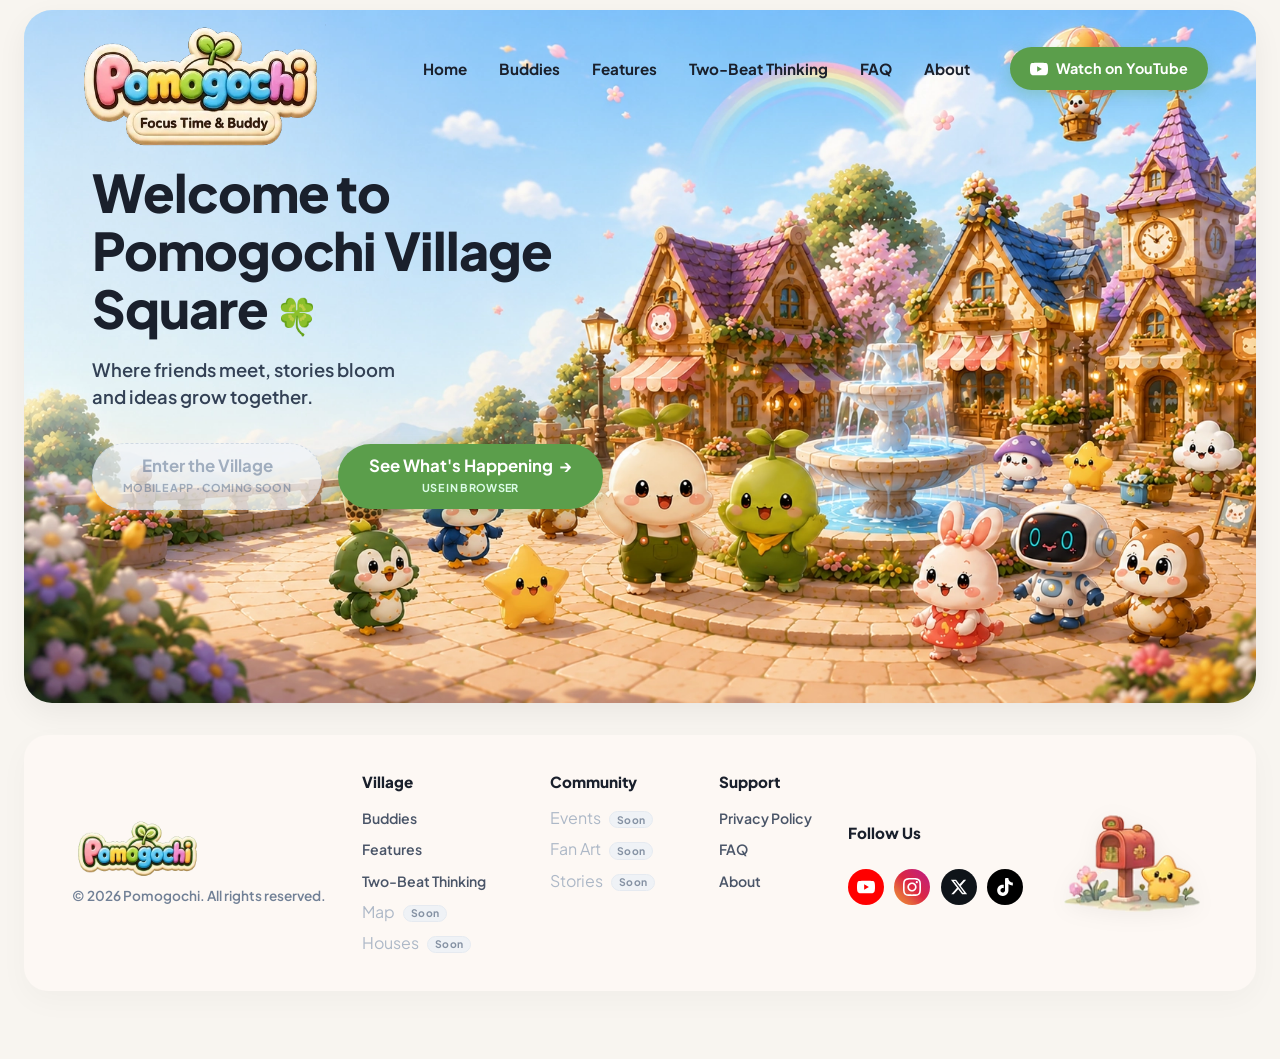
<file: index.html>
<!DOCTYPE html>
<html lang="ko">
<head>
  <meta charset="UTF-8">
  <meta name="viewport" content="width=device-width, initial-scale=1.0">
  <title>Pomogochi - Welcome to Pomogochi Village Square</title>
  <meta name="description" content="Pomodoro Timer & Desktop Pet Companion - Pomogochi Village Square">
  
  <!-- Favicon -->
  <link rel="icon" type="image/webp" href="assets/images/reward_sprout_seed.webp">

  <!-- Open Graph / Social Media -->
  <meta property="og:type" content="website">
  <meta property="og:url" content="https://junpapapo.github.io/Pomogochi/">
  <meta property="og:title" content="Pomogochi - Cozy Desktop Buddies & Focus Timer">
  <meta property="og:description" content="Build better habits with cozy desktop pets, Pomodoro focus timer, and Two-Beat Thinking method.">
  <meta property="og:image" content="https://junpapapo.github.io/Pomogochi/assets/images/hero-bg.webp">
  <meta name="twitter:card" content="summary_large_image">

  <!-- Google Fonts -->
  <link rel="preconnect" href="https://fonts.googleapis.com">
  <link rel="preconnect" href="https://fonts.gstatic.com" crossorigin>
  <link href="https://fonts.googleapis.com/css2?family=Plus+Jakarta+Sans:wght@500;600;700;800&display=swap" rel="stylesheet">
  
  <link rel="stylesheet" href="style.css">
</head>
<body>

  <!-- Main Container -->
  <div class="site-container">

    <!-- Hero Section with Integrated Header -->
    <section class="hero-section">
      <!-- Background Image (High Definition main03.png & WebP) -->
      <div class="hero-bg-container">
        <picture>
          <source srcset="assets/images/hero-bg.webp" type="image/webp">
          <img src="assets/images/hero-bg.png" alt="Pomogochi Village Square" class="hero-bg-img">
        </picture>
      </div>

      <!-- Navbar / Header Overlaid on Top of Background -->
      <header class="navbar">
        <div class="nav-left">
          <a href="#" class="logo-link">
            <img src="assets/images/logo.webp" alt="Pomogochi" class="nav-logo logo-default">
            <img src="assets/images/logo-hover.webp" alt="Pomogochi Hover" class="nav-logo logo-hover">
          </a>
        </div>

        <nav class="nav-center">
          <ul class="nav-links">
            <li><a href="#home">Home</a></li>
            <li><a href="buddies.html">Buddies</a></li>
            <li><a href="features.html">Features</a></li>
            <li><a href="two-beat-thinking.html">Two-Beat Thinking</a></li>
            <li><a href="faq.html">FAQ</a></li>
            <li><a href="about.html">About</a></li>
          </ul>
        </nav>

        <div class="nav-right">
          <a href="https://www.youtube.com/@Pomogochi" target="_blank" rel="noopener noreferrer" class="btn-youtube">
            <svg class="yt-icon" viewBox="0 0 24 24" fill="currentColor">
              <path d="M23.498 6.186a3.016 3.016 0 0 0-2.122-2.136C19.505 3.545 12 3.545 12 3.545s-7.505 0-9.377.505A3.017 3.017 0 0 0 .502 6.186C0 8.07 0 12 0 12s0 3.93.502 5.814a3.016 3.016 0 0 0 2.122 2.136c1.871.505 9.376.505 9.376.505s7.505 0 9.377-.505a3.015 3.015 0 0 0 2.122-2.136C24 15.93 24 12 24 12s0-3.93-.502-5.814zM9.545 15.568V8.432L15.818 12l-6.273 3.568z"/>
            </svg>
            <span>Watch on YouTube</span>
          </a>
        </div>
      </header>

      <!-- Content Overlay -->
      <div class="hero-content">
        <h1 class="hero-title">
          Welcome to<br>
          Pomogochi Village<br>
          Square <span class="clover-icon">🍀</span>
        </h1>
        <p class="hero-subtitle">
          Where friends meet, stories bloom<br>
          and ideas grow together.
        </p>

        <div class="hero-buttons">
          <div class="cta-wrapper">
            <div class="btn-disabled" title="Mobile App Coming Soon">
              <div class="btn-content">
                <span class="btn-main-text">Enter the Village</span>
                <span class="btn-sub-badge badge-muted">Mobile App · Coming Soon</span>
              </div>
            </div>
          </div>
          <div class="cta-wrapper">
            <a href="#web-app" class="btn-primary">
              <div class="btn-content">
                <span class="btn-main-text">See What's Happening <span class="arrow">→</span></span>
                <span class="btn-sub-badge badge-light">Use in Browser</span>
              </div>
            </a>
          </div>
        </div>
      </div>

      <!-- Quick Category Bar (추후 커뮤니티 데이터 연동 시 활성화 예정) -->
      <!--
      <div class="quick-bar-wrapper">
        <div class="quick-bar">
          <div class="quick-item">
            <div class="quick-icon icon-bg-pink">📅</div>
            <span class="quick-label">Village Events</span>
          </div>
          <div class="quick-item">
            <div class="quick-icon icon-bg-orange">🎨</div>
            <span class="quick-label">Fan Art Plaza</span>
          </div>
          <div class="quick-item">
            <div class="quick-icon icon-bg-yellow">📖</div>
            <span class="quick-label">Stories & Ideas</span>
          </div>
          <div class="quick-item">
            <div class="quick-icon icon-bg-red">🍿</div>
            <span class="quick-label">Watch Together</span>
          </div>
          <div class="quick-item">
            <div class="quick-icon icon-bg-gold">🏆</div>
            <span class="quick-label">Challenges</span>
          </div>
          <div class="quick-item">
            <div class="quick-icon icon-bg-purple">🤝</div>
            <span class="quick-label">Help & Tips</span>
          </div>
          <div class="quick-item">
            <div class="quick-icon icon-bg-peach">✉️</div>
            <span class="quick-label">Village News</span>
          </div>
        </div>
      </div>
      -->
    </section>

    <!-- Footer Section -->
    <footer class="footer-card">
      <!-- Left Column: Logo & Copyright -->
      <div class="footer-col footer-brand">
        <a href="index.html" class="footer-logo-link">
          <img src="assets/images/footer-logo.webp" alt="Pomogochi" class="footer-logo footer-logo-default">
          <img src="assets/images/footer-logo-hover.webp" alt="Pomogochi Hover" class="footer-logo footer-logo-hover">
        </a>
        <p class="copyright">© 2026 Pomogochi. All rights reserved.</p>
      </div>

      <!-- Middle Columns: Navigation Links -->
      <div class="footer-col footer-links-group">
        <div class="footer-link-col">
          <h4 class="footer-heading">Village</h4>
          <ul>
            <li><a href="buddies.html">Buddies</a></li>
            <li><a href="features.html">Features</a></li>
            <li><a href="two-beat-thinking.html">Two-Beat Thinking</a></li>
            <li><span class="footer-link-disabled">Map <span class="footer-badge-soon">Soon</span></span></li>
            <li><span class="footer-link-disabled">Houses <span class="footer-badge-soon">Soon</span></span></li>
          </ul>
        </div>

        <div class="footer-link-col">
          <h4 class="footer-heading">Community</h4>
          <ul>
            <li><span class="footer-link-disabled">Events <span class="footer-badge-soon">Soon</span></span></li>
            <li><span class="footer-link-disabled">Fan Art <span class="footer-badge-soon">Soon</span></span></li>
            <li><span class="footer-link-disabled">Stories <span class="footer-badge-soon">Soon</span></span></li>
          </ul>
        </div>

        <div class="footer-link-col">
          <h4 class="footer-heading">Support</h4>
          <ul>
            <li><a href="privacy.html">Privacy Policy</a></li>
            <li><a href="faq.html">FAQ</a></li>
            <li><a href="about.html">About</a></li>
          </ul>
        </div>
      </div>

      <!-- Social Icons Column -->
      <div class="footer-col footer-social">
        <h4 class="footer-heading">Follow Us</h4>
        <div class="social-icons">
          <a href="https://www.youtube.com/@Pomogochi" target="_blank" rel="noopener noreferrer" class="social-btn social-yt" aria-label="YouTube">
            <svg viewBox="0 0 24 24" fill="currentColor"><path d="M23.498 6.186a3.016 3.016 0 0 0-2.122-2.136C19.505 3.545 12 3.545 12 3.545s-7.505 0-9.377.505A3.017 3.017 0 0 0 .502 6.186C0 8.07 0 12 0 12s0 3.93.502 5.814a3.016 3.016 0 0 0 2.122 2.136c1.871.505 9.376.505 9.376.505s7.505 0 9.377-.505a3.015 3.015 0 0 0 2.122-2.136C24 15.93 24 12 24 12s0-3.93-.502-5.814zM9.545 15.568V8.432L15.818 12l-6.273 3.568z"/></svg>
          </a>
          <a href="#" class="social-btn social-insta" aria-label="Instagram">
            <svg viewBox="0 0 24 24" fill="currentColor"><path d="M12 2.163c3.204 0 3.584.012 4.85.07 3.252.148 4.771 1.691 4.919 4.919.058 1.265.069 1.645.069 4.849 0 3.205-.012 3.584-.069 4.849-.149 3.225-1.664 4.771-4.919 4.919-1.266.058-1.644.07-4.85.07-3.204 0-3.584-.012-4.849-.07-3.26-.149-4.771-1.699-4.919-4.92-.058-1.265-.07-1.644-.07-4.849 0-3.204.013-3.583.07-4.849.149-3.227 1.664-4.771 4.919-4.919 1.266-.057 1.645-.069 4.849-.069zm0-2.163c-3.259 0-3.667.014-4.947.072-4.358.2-6.78 2.618-6.98 6.98-.059 1.281-.073 1.689-.073 4.948 0 3.259.014 3.668.072 4.948.2 4.358 2.618 6.78 6.98 6.98 1.281.058 1.689.072 4.948.072 3.259 0 3.668-.014 4.948-.072 4.354-.2 6.782-2.618 6.979-6.98.059-1.28.073-1.689.073-4.948 0-3.259-.014-3.667-.072-4.947-.196-4.354-2.617-6.78-6.979-6.98-1.281-.059-1.69-.073-4.949-.073zm0 5.838c-3.403 0-6.162 2.759-6.162 6.162s2.759 6.163 6.162 6.163 6.162-2.759 6.162-6.163c0-3.403-2.759-6.162-6.162-6.162zm0 10.162c-2.209 0-4-1.79-4-4 0-2.209 1.791-4 4-4s4 1.791 4 4c0 2.21-1.791 4-4 4zm6.406-11.845c-.796 0-1.441.645-1.441 1.44s.645 1.44 1.441 1.44c.795 0 1.439-.645 1.439-1.44s-.644-1.44-1.439-1.44z"/></svg>
          </a>
          <a href="#" class="social-btn social-x" aria-label="X">
            <svg viewBox="0 0 24 24" fill="currentColor"><path d="M18.244 2.25h3.308l-7.227 8.26 8.502 11.24H16.17l-5.214-6.817L4.99 21.75H1.68l7.73-8.835L1.254 2.25H8.08l4.713 6.231zm-1.161 17.52h1.833L7.084 4.126H5.117z"/></svg>
          </a>
          <a href="#" class="social-btn social-tiktok" aria-label="TikTok">
            <svg viewBox="0 0 24 24" fill="currentColor"><path d="M12.525.02c1.31-.02 2.61-.01 3.91-.02.08 1.53.63 3.09 1.75 4.17 1.12 1.11 2.7 1.62 4.24 1.79v4.03c-1.44-.05-2.89-.35-4.2-.97-.57-.26-1.1-.59-1.62-.93-.01 2.92.01 5.84-.02 8.75-.08 1.4-.54 2.79-1.35 3.94-1.31 1.92-3.58 3.17-5.91 3.21-1.43.08-2.86-.31-4.08-1.03-2.02-1.19-3.44-3.37-3.65-5.71-.02-.5-.03-1-.01-1.49.18-1.9 1.12-3.72 2.58-4.96 1.66-1.44 3.98-2.13 6.15-1.72.02 1.48-.04 2.96-.04 4.44-.99-.32-2.15-.23-3.02.37-.82.57-1.33 1.54-1.34 2.53a3.02 3.02 0 0 0 2.25 2.9c.96.28 2.05.07 2.85-.56.63-.5.98-1.28 1.01-2.08.01-4.99.01-9.97.01-14.96z"/></svg>
          </a>
        </div>
      </div>

      <!-- Right Column: Character/Mailbox Image -->
      <div class="footer-col footer-character-slot">
        <img src="assets/images/footer-character.webp" alt="Pomogochi Buddy & Mailbox" class="footer-character-img">
      </div>
    </footer>

    <!-- Scroll to Top Button -->
    <button id="scrollToTopBtn" class="scroll-to-top-btn" aria-label="Scroll to Top">
      <img src="assets/images/arrow_curved_up.webp" alt="Top" class="scroll-top-img">
    </button>

    <script>
      const scrollBtn = document.getElementById('scrollToTopBtn');
      if (scrollBtn) {
        window.addEventListener('scroll', () => {
          if (window.scrollY > 300) {
            scrollBtn.classList.add('show');
          } else {
            scrollBtn.classList.remove('show');
          }
        });
        scrollBtn.addEventListener('click', () => {
          window.scrollTo({ top: 0, behavior: 'smooth' });
        });
      }
    </script>
</body>
</html>
</file>
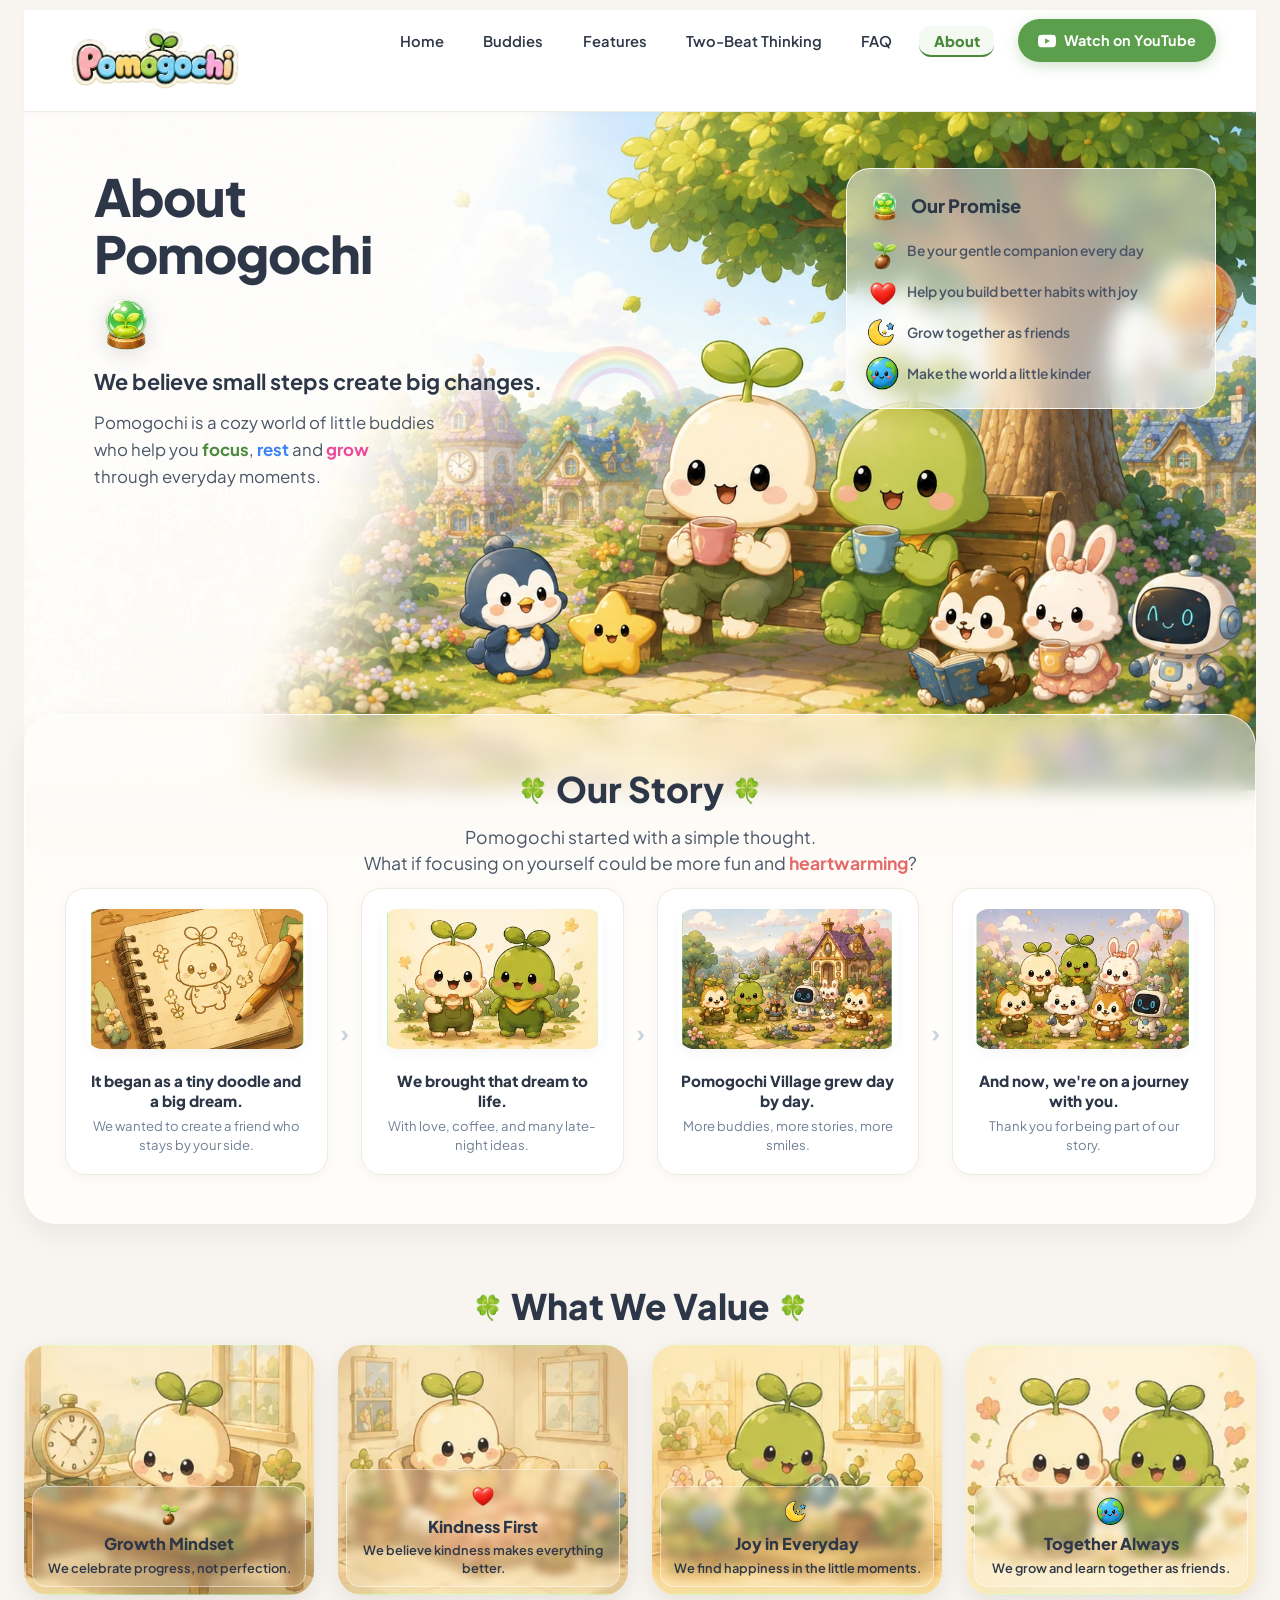
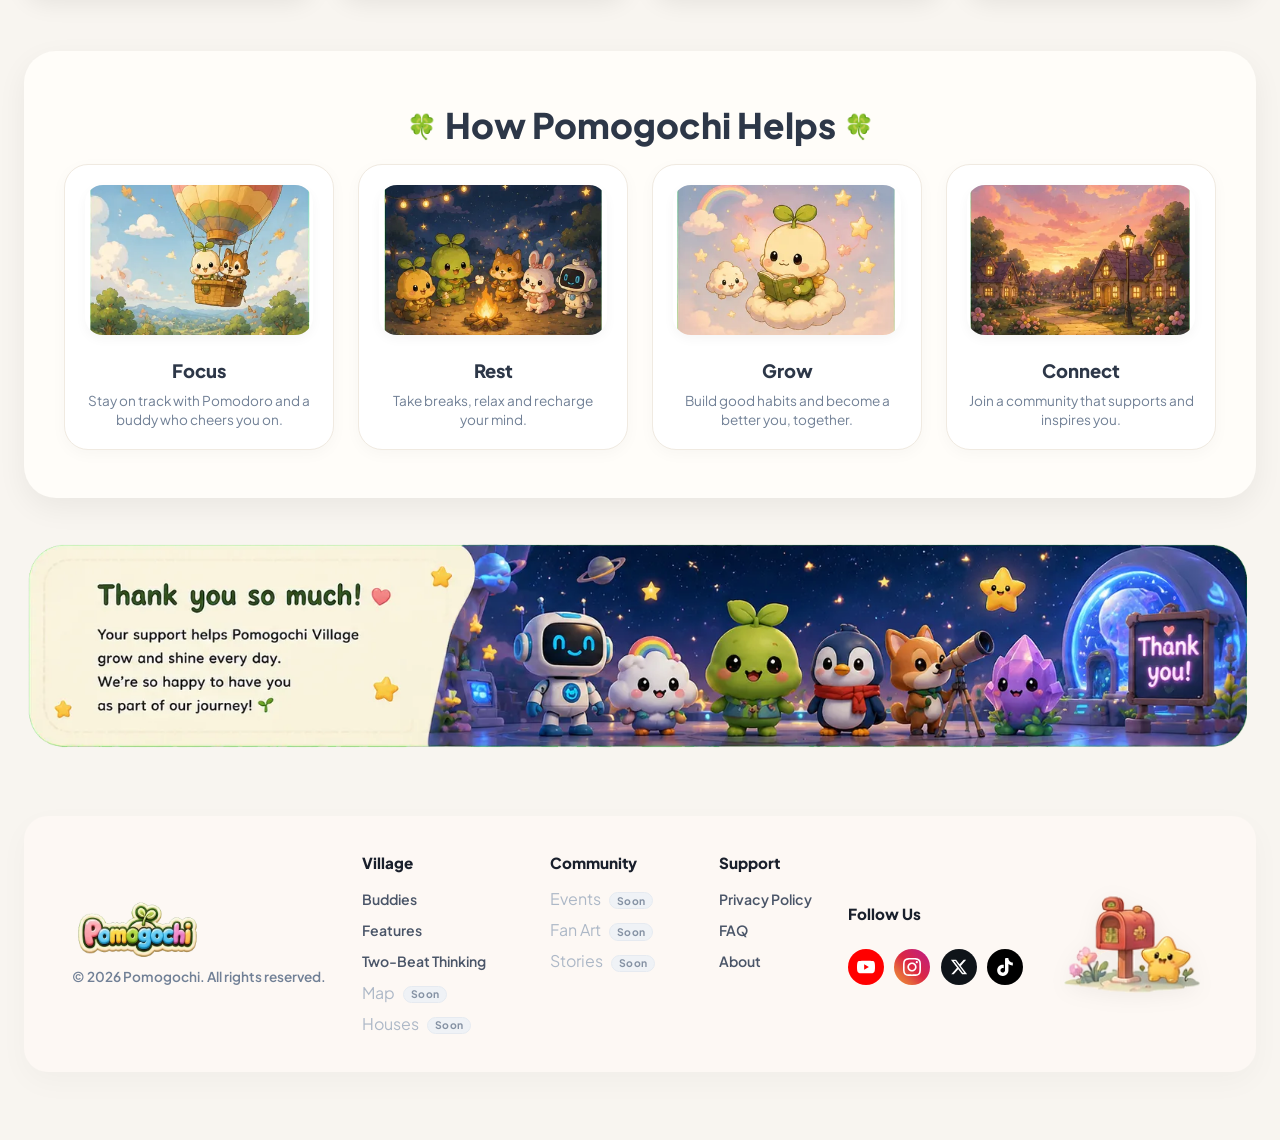
<file: about.html>
<!DOCTYPE html>
<html lang="ko">
<head>
  <meta charset="UTF-8">
  <meta name="viewport" content="width=device-width, initial-scale=1.0">
  <title>About Us - Pomogochi</title>
  <meta name="description" content="Learn more about Pomogochi, our story, values, and how we help you build better habits with cozy desktop buddies.">
  
  <!-- Favicon -->
  <link rel="icon" type="image/webp" href="assets/images/reward_sprout_seed.webp">

  <!-- Open Graph / Social Media -->
  <meta property="og:type" content="website">
  <meta property="og:url" content="https://junpapapo.github.io/Pomogochi/about.html">
  <meta property="og:title" content="About Pomogochi - Our Story & Values">
  <meta property="og:description" content="Learn more about Pomogochi, our story, values, and how we help you build better habits.">
  <meta property="og:image" content="https://junpapapo.github.io/Pomogochi/assets/images/about-bg.webp">
  <meta name="twitter:card" content="summary_large_image">

  <!-- Google Fonts -->
  <link rel="preconnect" href="https://fonts.googleapis.com">
  <link rel="preconnect" href="https://fonts.gstatic.com" crossorigin>
  <link href="https://fonts.googleapis.com/css2?family=Plus+Jakarta+Sans:wght@500;600;700;800&display=swap" rel="stylesheet">
  
  <link rel="stylesheet" href="style.css">
</head>
<body>

  <!-- Main Site Container -->
  <div class="site-container">

    <!-- Navbar / Header (Standalone Compact White Header) -->
    <header class="navbar navbar-standalone">
      <div class="nav-left">
        <a href="index.html" class="logo-link">
          <img src="assets/images/logo-about.webp" alt="Pomogochi" class="nav-logo">
        </a>
      </div>

      <nav class="nav-center">
        <ul class="nav-links">
          <li><a href="index.html#home">Home</a></li>
          <li><a href="buddies.html">Buddies</a></li>
          <li><a href="features.html">Features</a></li>
          <li><a href="two-beat-thinking.html">Two-Beat Thinking</a></li>
          <li><a href="faq.html">FAQ</a></li>
          <li><a href="about.html" class="active">About</a></li>
        </ul>
      </nav>

      <div class="nav-right">
        <a href="https://www.youtube.com/@Pomogochi" target="_blank" rel="noopener noreferrer" class="btn-youtube">
          <svg class="yt-icon" viewBox="0 0 24 24" fill="currentColor">
            <path d="M23.498 6.186a3.016 3.016 0 0 0-2.122-2.136C19.505 3.545 12 3.545 12 3.545s-7.505 0-9.377.505A3.017 3.017 0 0 0 .502 6.186C0 8.07 0 12 0 12s0 3.93.502 5.814a3.016 3.016 0 0 0 2.122 2.136c1.871.505 9.376.505 9.376.505s7.505 0 9.377-.505a3.015 3.015 0 0 0 2.122-2.136C24 15.93 24 12 24 12s0-3.93-.502-5.814zM9.545 15.568V8.432L15.818 12l-6.273 3.568z"/>
          </svg>
          <span>Watch on YouTube</span>
        </a>
      </div>
    </header>

    <!-- Main About Page Content -->
    <main class="about-page-container">

      <!-- Hero Section with Right-Aligned Background (No Right Gap, Original Size Ratio) -->
      <section class="about-hero-section">
        <!-- Background Image Right-Aligned -->
        <div class="about-hero-bg-container">
          <picture>
            <source srcset="assets/images/about-bg.webp" type="image/webp">
            <img src="assets/images/about-bg.png" alt="About Pomogochi Background" class="about-hero-bg-img">
          </picture>
        </div>

        <div class="about-hero-header">
          <div class="about-hero-intro">
            <h1 class="about-title">
              About<br>
              Pomogochi
            </h1>
            <span class="clover-sprout"><img src="assets/images/reward_sprout_glass_dome.webp" alt="Sprout Dome" class="about-hero-sprout-img"></span>
            <p class="about-tagline">We believe small steps create big changes.</p>
            <p class="about-description">
              Pomogochi is a cozy world of little buddies<br>
              who help you <strong class="highlight-green">focus</strong>, <strong class="highlight-blue">rest</strong> and <strong class="highlight-pink">grow</strong><br>
              through everyday moments.
            </p>
          </div>

          <!-- Our Promise Card -->
          <div class="our-promise-card">
            <div class="promise-card-header">
              <span class="promise-icon"><img src="assets/images/reward_sprout_glass_dome.webp" alt="Our Promise" class="promise-icon-img"></span>
              <h3>Our Promise</h3>
            </div>
            <ul class="promise-list">
              <li>
                <span class="list-icon icon-sprout"><img src="assets/images/reward_sprout_seed.webp" alt="Sprout" class="promise-list-img"></span>
                <span>Be your gentle companion every day</span>
              </li>
              <li>
                <span class="list-icon icon-heart"><img src="assets/images/roulette_emoji_heart.webp" alt="Heart" class="promise-list-img"></span>
                <span>Help you build better habits with joy</span>
              </li>
              <li>
                <span class="list-icon icon-star"><img src="assets/images/weather_70_moon_stars2.webp" alt="Star" class="promise-list-img"></span>
                <span>Grow together as friends</span>
              </li>
              <li>
                <span class="list-icon icon-flower"><img src="assets/images/sys_3d_earth_globe.webp" alt="Globe" class="promise-list-img"></span>
                <span>Make the world a little kinder</span>
              </li>
            </ul>
          </div>
        </div>
      </section>

      <!-- Our Story Section -->
      <section class="about-story-section">
        <div class="section-title-wrapper text-center">
          <h2 class="section-title"><span class="title-clover">🍀</span> Our Story <span class="title-clover">🍀</span></h2>
          <p class="section-subtitle">
            Pomogochi started with a simple thought.<br>
            What if focusing on yourself could be more fun and <span class="text-heartwarming">heartwarming</span>?
          </p>
        </div>

        <div class="story-timeline-grid">
          <!-- Timeline Item 1 -->
          <div class="story-card">
            <div class="story-img-wrapper">
              <img src="assets/images/about-story-01.webp" alt="Doodle and Dream" class="story-img">
            </div>
            <h3 class="story-card-title">It began as a tiny doodle and a big dream.</h3>
            <p class="story-card-desc">We wanted to create a friend who stays by your side.</p>
          </div>

          <div class="story-arrow">›</div>

          <!-- Timeline Item 2 -->
          <div class="story-card">
            <div class="story-img-wrapper">
              <img src="assets/images/about-story-02.webp" alt="Bringing Dream to Life" class="story-img">
            </div>
            <h3 class="story-card-title">We brought that dream to life.</h3>
            <p class="story-card-desc">With love, coffee, and many late-night ideas.</p>
          </div>

          <div class="story-arrow">›</div>

          <!-- Timeline Item 3 -->
          <div class="story-card">
            <div class="story-img-wrapper">
              <img src="assets/images/about-story-03.webp" alt="Pomogochi Village Grown" class="story-img">
            </div>
            <h3 class="story-card-title">Pomogochi Village grew day by day.</h3>
            <p class="story-card-desc">More buddies, more stories, more smiles.</p>
          </div>

          <div class="story-arrow">›</div>

          <!-- Timeline Item 4 -->
          <div class="story-card">
            <div class="story-img-wrapper">
              <img src="assets/images/about-story-04.webp" alt="Journey with You" class="story-img">
            </div>
            <h3 class="story-card-title">And now, we're on a journey with you.</h3>
            <p class="story-card-desc">Thank you for being part of our story.</p>
          </div>
        </div>
      </section>

      <!-- What We Value Section -->
      <section class="about-values-section">
        <div class="section-title-wrapper text-center">
          <h2 class="section-title"><span class="title-clover">🍀</span> What We Value <span class="title-clover">🍀</span></h2>
        </div>

        <div class="values-grid">
          <!-- Value Item 1 -->
          <div class="value-card">
            <img src="assets/images/about-value-01.webp" alt="Growth Mindset" class="value-card-img">
            <div class="value-card-content">
              <div class="value-icon-box"><img src="assets/images/reward_sprout_seed.webp" alt="Growth Mindset" class="value-icon-img"></div>
              <h3 class="value-title">Growth Mindset</h3>
              <p class="value-desc">We celebrate progress, not perfection.</p>
            </div>
          </div>

          <!-- Value Item 2 -->
          <div class="value-card">
            <img src="assets/images/about-value-02.webp" alt="Kindness First" class="value-card-img">
            <div class="value-card-content">
              <div class="value-icon-box"><img src="assets/images/roulette_emoji_heart.webp" alt="Kindness First" class="value-icon-img"></div>
              <h3 class="value-title">Kindness First</h3>
              <p class="value-desc">We believe kindness makes everything better.</p>
            </div>
          </div>

          <!-- Value Item 3 -->
          <div class="value-card">
            <img src="assets/images/about-value-03.webp" alt="Joy in Everyday" class="value-card-img">
            <div class="value-card-content">
              <div class="value-icon-box"><img src="assets/images/weather_70_moon_stars2.webp" alt="Joy in Everyday" class="value-icon-img"></div>
              <h3 class="value-title">Joy in Everyday</h3>
              <p class="value-desc">We find happiness in the little moments.</p>
            </div>
          </div>

          <!-- Value Item 4 -->
          <div class="value-card">
            <img src="assets/images/about-value-04.webp" alt="Together Always" class="value-card-img">
            <div class="value-card-content">
              <div class="value-icon-box"><img src="assets/images/sys_3d_earth_globe.webp" alt="Together Always" class="value-icon-img"></div>
              <h3 class="value-title">Together Always</h3>
              <p class="value-desc">We grow and learn together as friends.</p>
            </div>
          </div>
        </div>
      </section>

      <!-- How Pomogochi Helps Section -->
      <section class="about-helps-section">
        <div class="section-title-wrapper text-center">
          <h2 class="section-title"><span class="title-clover">🍀</span> How Pomogochi Helps <span class="title-clover">🍀</span></h2>
        </div>

        <div class="helps-grid">
          <!-- Help 1: Focus -->
          <div class="help-card">
            <div class="help-img-wrapper">
              <img src="assets/images/about-help-01.webp" alt="Focus Feature" class="help-img">
            </div>
            <h3 class="help-title">Focus</h3>
            <p class="help-desc">Stay on track with Pomodoro and a buddy who cheers you on.</p>
          </div>

          <!-- Help 2: Rest -->
          <div class="help-card">
            <div class="help-img-wrapper">
              <img src="assets/images/about-help-02.webp" alt="Rest Feature" class="help-img">
            </div>
            <h3 class="help-title">Rest</h3>
            <p class="help-desc">Take breaks, relax and recharge your mind.</p>
          </div>

          <!-- Help 3: Grow -->
          <div class="help-card">
            <div class="help-img-wrapper">
              <img src="assets/images/about-help-03.webp" alt="Grow Feature" class="help-img">
            </div>
            <h3 class="help-title">Grow</h3>
            <p class="help-desc">Build good habits and become a better you, together.</p>
          </div>

          <!-- Help 4: Connect -->
          <div class="help-card">
            <div class="help-img-wrapper">
              <img src="assets/images/about-help-04.webp" alt="Connect Feature" class="help-img">
            </div>
            <h3 class="help-title">Connect</h3>
            <p class="help-desc">Join a community that supports and inspires you.</p>
          </div>
        </div>
      </section>

      <!-- A Message from the Creators Banner Section -->
      <section class="about-creators-message">
        <img src="assets/images/about-thank-banner_NoBG_03.webp" alt="A Message from the Creators" class="creators-full-banner">
      </section>

    </main>

    <!-- Footer Section -->
    <footer class="footer-card">
      <!-- Left Column: Logo & Copyright -->
      <div class="footer-col footer-brand">
        <a href="index.html" class="footer-logo-link">
          <img src="assets/images/footer-logo.webp" alt="Pomogochi" class="footer-logo footer-logo-default">
          <img src="assets/images/footer-logo-hover.webp" alt="Pomogochi Hover" class="footer-logo footer-logo-hover">
        </a>
        <p class="copyright">© 2026 Pomogochi. All rights reserved.</p>
      </div>

      <!-- Middle Columns: Navigation Links -->
      <div class="footer-col footer-links-group">
        <div class="footer-link-col">
          <h4 class="footer-heading">Village</h4>
          <ul>
            <li><a href="buddies.html">Buddies</a></li>
            <li><a href="features.html">Features</a></li>
            <li><a href="two-beat-thinking.html">Two-Beat Thinking</a></li>
            <li><span class="footer-link-disabled">Map <span class="footer-badge-soon">Soon</span></span></li>
            <li><span class="footer-link-disabled">Houses <span class="footer-badge-soon">Soon</span></span></li>
          </ul>
        </div>

        <div class="footer-link-col">
          <h4 class="footer-heading">Community</h4>
          <ul>
            <li><span class="footer-link-disabled">Events <span class="footer-badge-soon">Soon</span></span></li>
            <li><span class="footer-link-disabled">Fan Art <span class="footer-badge-soon">Soon</span></span></li>
            <li><span class="footer-link-disabled">Stories <span class="footer-badge-soon">Soon</span></span></li>
          </ul>
        </div>

        <div class="footer-link-col">
          <h4 class="footer-heading">Support</h4>
          <ul>
            <li><a href="privacy.html">Privacy Policy</a></li>
            <li><a href="faq.html">FAQ</a></li>
            <li><a href="about.html">About</a></li>
          </ul>
        </div>
      </div>

      <!-- Social Icons Column -->
      <div class="footer-col footer-social">
        <h4 class="footer-heading">Follow Us</h4>
        <div class="social-icons">
          <a href="https://www.youtube.com/@Pomogochi" target="_blank" rel="noopener noreferrer" class="social-btn social-yt" aria-label="YouTube">
            <svg viewBox="0 0 24 24" fill="currentColor"><path d="M23.498 6.186a3.016 3.016 0 0 0-2.122-2.136C19.505 3.545 12 3.545 12 3.545s-7.505 0-9.377.505A3.017 3.017 0 0 0 .502 6.186C0 8.07 0 12 0 12s0 3.93.502 5.814a3.016 3.016 0 0 0 2.122 2.136c1.871.505 9.376.505 9.376.505s7.505 0 9.377-.505a3.015 3.015 0 0 0 2.122-2.136C24 15.93 24 12 24 12s0-3.93-.502-5.814zM9.545 15.568V8.432L15.818 12l-6.273 3.568z"/></svg>
          </a>
          <a href="#" class="social-btn social-insta" aria-label="Instagram">
            <svg viewBox="0 0 24 24" fill="currentColor"><path d="M12 2.163c3.204 0 3.584.012 4.85.07 3.252.148 4.771 1.691 4.919 4.919.058 1.265.069 1.645.069 4.849 0 3.205-.012 3.584-.069 4.849-.149 3.225-1.664 4.771-4.919 4.919-1.266.058-1.644.07-4.85.07-3.204 0-3.584-.012-4.849-.07-3.26-.149-4.771-1.699-4.919-4.92-.058-1.265-.07-1.644-.07-4.849 0-3.204.013-3.583.07-4.849.149-3.227 1.664-4.771 4.919-4.919 1.266-.057 1.645-.069 4.849-.069zm0-2.163c-3.259 0-3.667.014-4.947.072-4.358.2-6.78 2.618-6.98 6.98-.059 1.281-.073 1.689-.073 4.948 0 3.259.014 3.668.072 4.948.2 4.358 2.618 6.78 6.98 6.98 1.281.058 1.689.072 4.948.072 3.259 0 3.668-.014 4.948-.072 4.354-.2 6.782-2.618 6.979-6.98.059-1.28.073-1.689.073-4.948 0-3.259-.014-3.667-.072-4.947-.196-4.354-2.617-6.78-6.979-6.98-1.281-.059-1.69-.073-4.949-.073zm0 5.838c-3.403 0-6.162 2.759-6.162 6.162s2.759 6.163 6.162 6.163 6.162-2.759 6.162-6.163c0-3.403-2.759-6.162-6.162-6.162zm0 10.162c-2.209 0-4-1.79-4-4 0-2.209 1.791-4 4-4s4 1.791 4 4c0 2.21-1.791 4-4 4zm6.406-11.845c-.796 0-1.441.645-1.441 1.44s.645 1.44 1.441 1.44c.795 0 1.439-.645 1.439-1.44s-.644-1.44-1.439-1.44z"/></svg>
          </a>
          <a href="#" class="social-btn social-x" aria-label="X">
            <svg viewBox="0 0 24 24" fill="currentColor"><path d="M18.244 2.25h3.308l-7.227 8.26 8.502 11.24H16.17l-5.214-6.817L4.99 21.75H1.68l7.73-8.835L1.254 2.25H8.08l4.713 6.231zm-1.161 17.52h1.833L7.084 4.126H5.117z"/></svg>
          </a>
          <a href="#" class="social-btn social-tiktok" aria-label="TikTok">
            <svg viewBox="0 0 24 24" fill="currentColor"><path d="M12.525.02c1.31-.02 2.61-.01 3.91-.02.08 1.53.63 3.09 1.75 4.17 1.12 1.11 2.7 1.62 4.24 1.79v4.03c-1.44-.05-2.89-.35-4.2-.97-.57-.26-1.1-.59-1.62-.93-.01 2.92.01 5.84-.02 8.75-.08 1.4-.54 2.79-1.35 3.94-1.31 1.92-3.58 3.17-5.91 3.21-1.43.08-2.86-.31-4.08-1.03-2.02-1.19-3.44-3.37-3.65-5.71-.02-.5-.03-1-.01-1.49.18-1.9 1.12-3.72 2.58-4.96 1.66-1.44 3.98-2.13 6.15-1.72.02 1.48-.04 2.96-.04 4.44-.99-.32-2.15-.23-3.02.37-.82.57-1.33 1.54-1.34 2.53a3.02 3.02 0 0 0 2.25 2.9c.96.28 2.05.07 2.85-.56.63-.5.98-1.28 1.01-2.08.01-4.99.01-9.97.01-14.96z"/></svg>
          </a>
        </div>
      </div>

      <!-- Right Column: Character/Mailbox Image -->
      <div class="footer-col footer-character-slot">
        <img src="assets/images/footer-character.webp" alt="Pomogochi Buddy & Mailbox" class="footer-character-img">
      </div>
    </footer>

    <!-- Scroll to Top Button -->
    <button id="scrollToTopBtn" class="scroll-to-top-btn" aria-label="Scroll to Top">
      <img src="assets/images/arrow_curved_up.webp" alt="Top" class="scroll-top-img">
    </button>

    <script>
      const scrollBtn = document.getElementById('scrollToTopBtn');
      if (scrollBtn) {
        window.addEventListener('scroll', () => {
          if (window.scrollY > 300) {
            scrollBtn.classList.add('show');
          } else {
            scrollBtn.classList.remove('show');
          }
        });
        scrollBtn.addEventListener('click', () => {
          window.scrollTo({ top: 0, behavior: 'smooth' });
        });
      }
    </script>
</body>
</html>
</file>
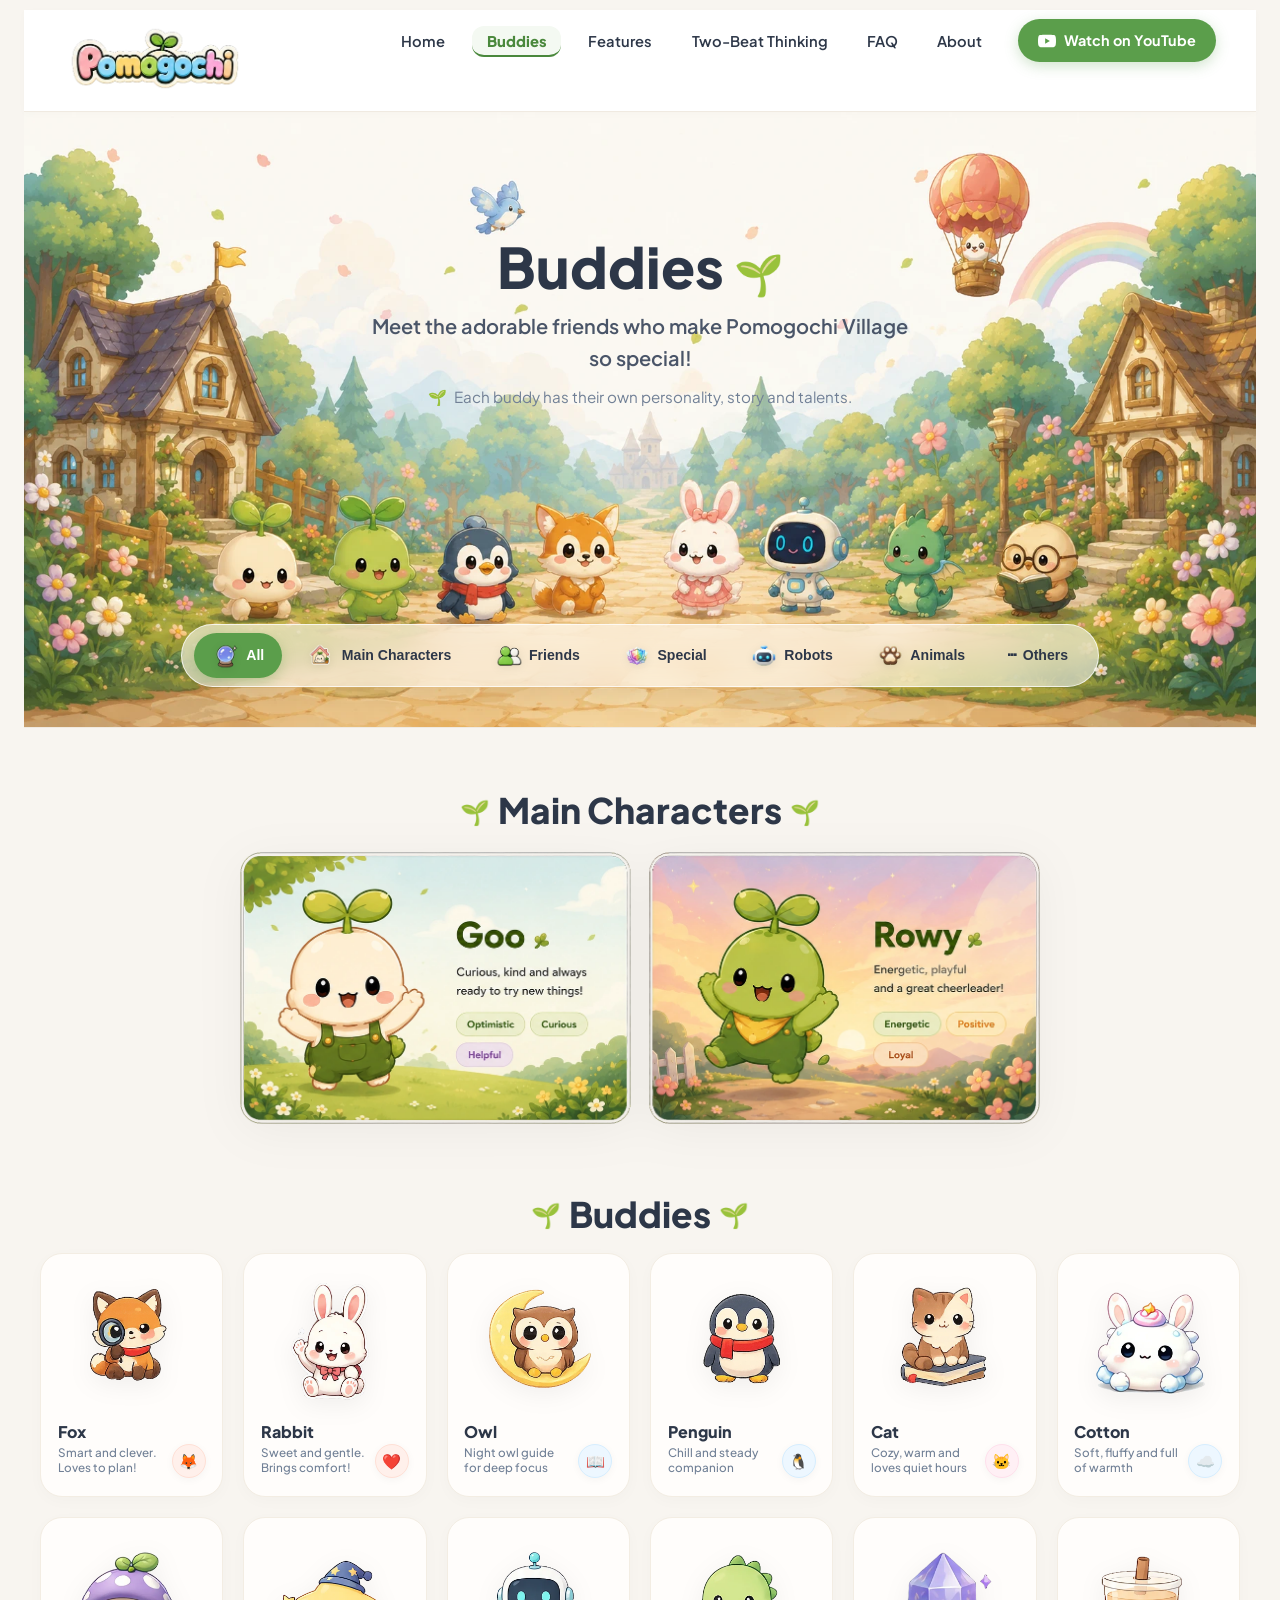
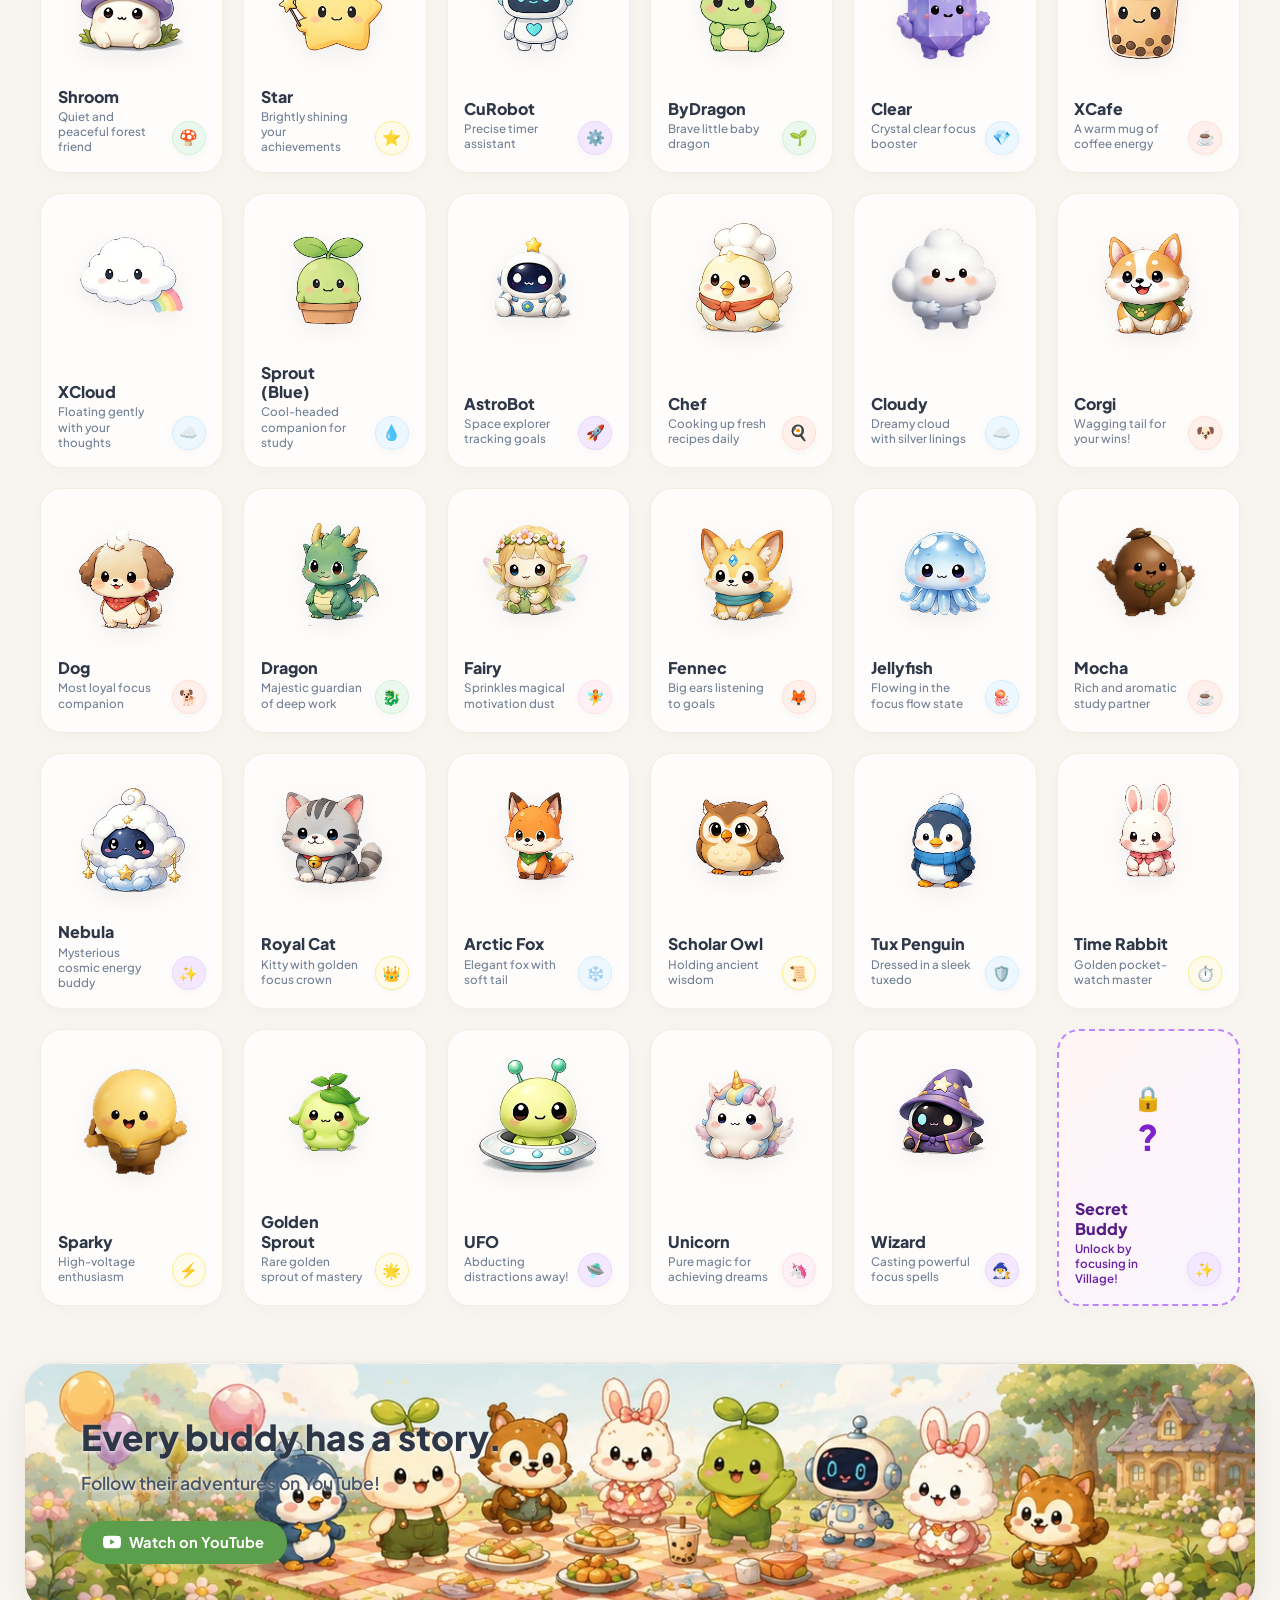
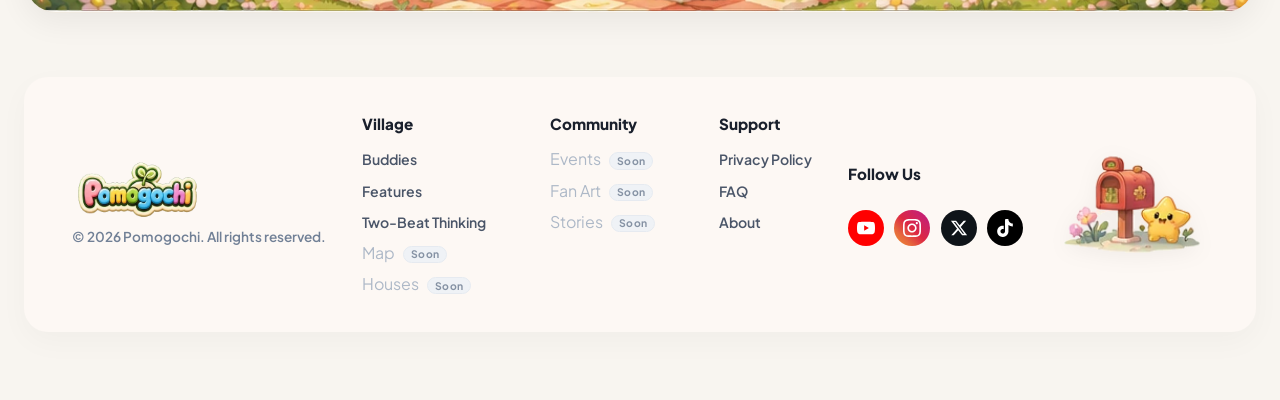
<file: buddies.html>
<!doctype html>
<html lang="ko">
  <head>
    <meta charset="UTF-8" />
    <meta name="viewport" content="width=device-width, initial-scale=1.0" />
    <title>Buddies - Pomogochi Village</title>
    <meta
      name="description"
      content="Meet the adorable buddies who make Pomogochi Village so special!"
    />

    <!-- Favicon -->
    <link rel="icon" type="image/webp" href="assets/images/reward_sprout_seed.webp">

    <!-- Open Graph / Social Media -->
    <meta property="og:type" content="website">
    <meta property="og:url" content="https://junpapapo.github.io/Pomogochi/buddies.html">
    <meta property="og:title" content="Meet the Buddies - Pomogochi Characters">
    <meta property="og:description" content="Discover all the adorable desktop buddies who companion you during your focus & rest sessions.">
    <meta property="og:image" content="https://junpapapo.github.io/Pomogochi/assets/images/buddies-main-art.webp">
    <meta name="twitter:card" content="summary_large_image">

    <!-- Google Fonts -->
    <link rel="preconnect" href="https://fonts.googleapis.com" />
    <link rel="preconnect" href="https://fonts.gstatic.com" crossorigin />
    <link
      href="https://fonts.googleapis.com/css2?family=Plus+Jakarta+Sans:wght@500;600;700;800&display=swap"
      rel="stylesheet"
    />

    <link rel="stylesheet" href="style.css" />
  </head>
  <body>
    <!-- Main Site Container -->
    <div class="site-container">
      <!-- Navbar / Header (Same standalone header as about.html) -->
      <header class="navbar navbar-standalone">
        <div class="nav-left">
          <a href="index.html" class="logo-link">
            <img
              src="assets/images/logo-about.webp"
              alt="Pomogochi"
              class="nav-logo"
            />
          </a>
        </div>

        <nav class="nav-center">
          <ul class="nav-links">
            <li><a href="index.html#home">Home</a></li>
            <li><a href="buddies.html" class="active">Buddies</a></li>
            <li><a href="features.html">Features</a></li>
            <li><a href="two-beat-thinking.html">Two-Beat Thinking</a></li>
            <li><a href="faq.html">FAQ</a></li>
            <li><a href="about.html">About</a></li>
          </ul>
        </nav>

        <div class="nav-right">
          <a
            href="https://www.youtube.com/@Pomogochi"
            target="_blank"
            rel="noopener noreferrer"
            class="btn-youtube"
          >
            <svg class="yt-icon" viewBox="0 0 24 24" fill="currentColor">
              <path
                d="M23.498 6.186a3.016 3.016 0 0 0-2.122-2.136C19.505 3.545 12 3.545 12 3.545s-7.505 0-9.377.505A3.017 3.017 0 0 0 .502 6.186C0 8.07 0 12 0 12s0 3.93.502 5.814a3.016 3.016 0 0 0 2.122 2.136c1.871.505 9.376.505 9.376.505s7.505 0 9.377-.505a3.015 3.015 0 0 0 2.122-2.136C24 15.93 24 12 24 12s0-3.93-.502-5.814zM9.545 15.568V8.432L15.818 12l-6.273 3.568z"
              />
            </svg>
            <span>Watch on YouTube</span>
          </a>
        </div>
      </header>

      <!-- Main Buddies Page Content -->
      <main class="buddies-page-container">
        <!-- Hero Section -->
        <section class="buddies-hero-section">
          <!-- Background Image -->
          <div class="buddies-hero-bg-container">
            <picture>
              <source srcset="assets/images/buddy-bg.webp" type="image/webp" />
              <img
                src="assets/images/buddy-bg.png"
                alt="Buddies Pomogochi Background"
                class="buddies-hero-bg-img"
              />
            </picture>
          </div>

          <div class="buddies-hero-content">
            <div class="buddies-hero-intro">
              <h1 class="buddies-title">
                Buddies <span class="title-sprout">🌱</span>
              </h1>
              <p class="buddies-subtitle">
                Meet the adorable friends who make Pomogochi Village<br />
                so special!
              </p>
              <p class="buddies-tagline">
                <span class="sprout-icon">🌱</span> Each buddy has their own
                personality, story and talents.
              </p>
            </div>
          </div>

          <!-- Filter Category Tabs Bar -->
          <div class="category-tabs-wrapper">
            <div class="category-tabs">
              <button class="tab-btn active" data-category="all">
                <img
                  src="assets/images/theme_36_crystal_ball.webp"
                  alt="All"
                  class="tab-img"
                />
                All
              </button>
              <button class="tab-btn" data-category="main">
                <img
                  src="assets/images/buddy_home.webp"
                  alt="Main Characters"
                  class="tab-img"
                />
                Main Characters
              </button>
              <button class="tab-btn" data-category="friends">
                <img
                  src="assets/images/sys_3d_move_arrows_v2.webp"
                  alt="Friends"
                  class="tab-img"
                />
                Friends
              </button>
              <button class="tab-btn" data-category="special">
                <img
                  src="assets/images/badge_header_trophy.webp"
                  alt="Special"
                  class="tab-img"
                />
                Special
              </button>
              <button class="tab-btn" data-category="robots">
                <img
                  src="assets/images/robot.webp"
                  alt="Robots"
                  class="tab-img"
                />
                Robots
              </button>
              <button class="tab-btn" data-category="animals">
                <img
                  src="assets/images/ui_btn_paw_care.webp"
                  alt="Animals"
                  class="tab-img"
                />
                Animals
              </button>
              <button class="tab-btn" data-category="others">
                <span class="tab-icon">⋯</span> Others
              </button>
            </div>
          </div>
        </section>

        <!-- Main Characters Section -->
        <section class="main-characters-section">
          <div class="section-title-wrapper text-center">
            <h2 class="section-title">
              <span class="title-clover">🌱</span> Main Characters
              <span class="title-clover">🌱</span>
            </h2>
          </div>

          <div class="main-characters-banner">
            <picture>
              <source
                srcset="assets/images/buddies-main-art.webp"
                type="image/webp"
              />
              <img
                src="assets/images/buddies-main-art.png"
                alt="Pomogochi Main Characters"
                class="main-characters-banner-img"
              />
            </picture>
          </div>
        </section>

        <!-- All Buddies Grid Section -->
        <section class="all-buddies-section">
          <div class="section-title-wrapper text-center">
            <h2 class="section-title">
              <span class="title-clover">🌱</span> Buddies
              <span class="title-clover">🌱</span>
            </h2>
          </div>

          <div class="buddies-cards-grid">
            <!-- Buddy Card: Fox -->
            <div class="buddy-card" data-category="basic">
              <div class="buddy-img-wrapper">
                <img
                  src="assets/images/buddies/basic_fox.webp"
                  alt="Fox"
                  class="buddy-img"
                  loading="lazy"
                />
              </div>
              <div class="buddy-card-body">
                <div class="buddy-info">
                  <h4 class="buddy-name">Fox</h4>
                  <p class="buddy-desc">Smart and clever. Loves to plan!</p>
                </div>
                <div class="buddy-badge-icon badge-peach">🦊</div>
              </div>
            </div>

            <!-- Buddy Card: Rabbit -->
            <div class="buddy-card" data-category="basic">
              <div class="buddy-img-wrapper">
                <img
                  src="assets/images/buddies/basic_rabbit.webp"
                  alt="Rabbit"
                  class="buddy-img"
                  loading="lazy"
                />
              </div>
              <div class="buddy-card-body">
                <div class="buddy-info">
                  <h4 class="buddy-name">Rabbit</h4>
                  <p class="buddy-desc">Sweet and gentle. Brings comfort!</p>
                </div>
                <div class="buddy-badge-icon badge-peach">❤️</div>
              </div>
            </div>

            <!-- Buddy Card: Owl -->
            <div class="buddy-card" data-category="basic">
              <div class="buddy-img-wrapper">
                <img
                  src="assets/images/buddies/basic_owl.webp"
                  alt="Owl"
                  class="buddy-img"
                  loading="lazy"
                />
              </div>
              <div class="buddy-card-body">
                <div class="buddy-info">
                  <h4 class="buddy-name">Owl</h4>
                  <p class="buddy-desc">Night owl guide for deep focus</p>
                </div>
                <div class="buddy-badge-icon badge-blue">📖</div>
              </div>
            </div>

            <!-- Buddy Card: Penguin -->
            <div class="buddy-card" data-category="basic">
              <div class="buddy-img-wrapper">
                <img
                  src="assets/images/buddies/basic_penguin.webp"
                  alt="Penguin"
                  class="buddy-img"
                  loading="lazy"
                />
              </div>
              <div class="buddy-card-body">
                <div class="buddy-info">
                  <h4 class="buddy-name">Penguin</h4>
                  <p class="buddy-desc">Chill and steady companion</p>
                </div>
                <div class="buddy-badge-icon badge-blue">🐧</div>
              </div>
            </div>

            <!-- Buddy Card: Cat -->
            <div class="buddy-card" data-category="basic">
              <div class="buddy-img-wrapper">
                <img
                  src="assets/images/buddies/basic_cat.webp"
                  alt="Cat"
                  class="buddy-img"
                  loading="lazy"
                />
              </div>
              <div class="buddy-card-body">
                <div class="buddy-info">
                  <h4 class="buddy-name">Cat</h4>
                  <p class="buddy-desc">Cozy, warm and loves quiet hours</p>
                </div>
                <div class="buddy-badge-icon badge-pink">🐱</div>
              </div>
            </div>

            <!-- Buddy Card: Cotton -->
            <div class="buddy-card" data-category="basic">
              <div class="buddy-img-wrapper">
                <img
                  src="assets/images/buddies/basic_cotton.webp"
                  alt="Cotton"
                  class="buddy-img"
                  loading="lazy"
                />
              </div>
              <div class="buddy-card-body">
                <div class="buddy-info">
                  <h4 class="buddy-name">Cotton</h4>
                  <p class="buddy-desc">Soft, fluffy and full of warmth</p>
                </div>
                <div class="buddy-badge-icon badge-blue">☁️</div>
              </div>
            </div>

            <!-- Buddy Card: Shroom -->
            <div class="buddy-card" data-category="basic">
              <div class="buddy-img-wrapper">
                <img
                  src="assets/images/buddies/basic_shroom.webp"
                  alt="Shroom"
                  class="buddy-img"
                  loading="lazy"
                />
              </div>
              <div class="buddy-card-body">
                <div class="buddy-info">
                  <h4 class="buddy-name">Shroom</h4>
                  <p class="buddy-desc">Quiet and peaceful forest friend</p>
                </div>
                <div class="buddy-badge-icon badge-green">🍄</div>
              </div>
            </div>

            <!-- Buddy Card: Star -->
            <div class="buddy-card" data-category="basic">
              <div class="buddy-img-wrapper">
                <img
                  src="assets/images/buddies/basic_star.webp"
                  alt="Star"
                  class="buddy-img"
                  loading="lazy"
                />
              </div>
              <div class="buddy-card-body">
                <div class="buddy-info">
                  <h4 class="buddy-name">Star</h4>
                  <p class="buddy-desc">Brightly shining your achievements</p>
                </div>
                <div class="buddy-badge-icon badge-yellow">⭐</div>
              </div>
            </div>

            <!-- Buddy Card: CuRobot -->
            <div class="buddy-card" data-category="basic">
              <div class="buddy-img-wrapper">
                <img
                  src="assets/images/buddies/basic_curobot.webp"
                  alt="CuRobot"
                  class="buddy-img"
                  loading="lazy"
                />
              </div>
              <div class="buddy-card-body">
                <div class="buddy-info">
                  <h4 class="buddy-name">CuRobot</h4>
                  <p class="buddy-desc">Precise timer assistant</p>
                </div>
                <div class="buddy-badge-icon badge-purple">⚙️</div>
              </div>
            </div>

            <!-- Buddy Card: ByDragon -->
            <div class="buddy-card" data-category="basic">
              <div class="buddy-img-wrapper">
                <img
                  src="assets/images/buddies/basic_bydragon.webp"
                  alt="ByDragon"
                  class="buddy-img"
                  loading="lazy"
                />
              </div>
              <div class="buddy-card-body">
                <div class="buddy-info">
                  <h4 class="buddy-name">ByDragon</h4>
                  <p class="buddy-desc">Brave little baby dragon</p>
                </div>
                <div class="buddy-badge-icon badge-green">🌱</div>
              </div>
            </div>

            <!-- Buddy Card: Clear -->
            <div class="buddy-card" data-category="basic">
              <div class="buddy-img-wrapper">
                <img
                  src="assets/images/buddies/basic_clear.webp"
                  alt="Clear"
                  class="buddy-img"
                  loading="lazy"
                />
              </div>
              <div class="buddy-card-body">
                <div class="buddy-info">
                  <h4 class="buddy-name">Clear</h4>
                  <p class="buddy-desc">Crystal clear focus booster</p>
                </div>
                <div class="buddy-badge-icon badge-blue">💎</div>
              </div>
            </div>

            <!-- Buddy Card: XCafe -->
            <div class="buddy-card" data-category="basic">
              <div class="buddy-img-wrapper">
                <img
                  src="assets/images/buddies/basic_xcafe.webp"
                  alt="XCafe"
                  class="buddy-img"
                  loading="lazy"
                />
              </div>
              <div class="buddy-card-body">
                <div class="buddy-info">
                  <h4 class="buddy-name">XCafe</h4>
                  <p class="buddy-desc">A warm mug of coffee energy</p>
                </div>
                <div class="buddy-badge-icon badge-peach">☕</div>
              </div>
            </div>

            <!-- Buddy Card: XCloud -->
            <div class="buddy-card" data-category="basic">
              <div class="buddy-img-wrapper">
                <img
                  src="assets/images/buddies/basic_xcloud.webp"
                  alt="XCloud"
                  class="buddy-img"
                  loading="lazy"
                />
              </div>
              <div class="buddy-card-body">
                <div class="buddy-info">
                  <h4 class="buddy-name">XCloud</h4>
                  <p class="buddy-desc">Floating gently with your thoughts</p>
                </div>
                <div class="buddy-badge-icon badge-blue">☁️</div>
              </div>
            </div>

            <!-- Buddy Card: Sprout (Blue) -->
            <div class="buddy-card" data-category="basic">
              <div class="buddy-img-wrapper">
                <img
                  src="assets/images/buddies/basic_bsprout.webp"
                  alt="Sprout (Blue)"
                  class="buddy-img"
                  loading="lazy"
                />
              </div>
              <div class="buddy-card-body">
                <div class="buddy-info">
                  <h4 class="buddy-name">Sprout (Blue)</h4>
                  <p class="buddy-desc">Cool-headed companion for study</p>
                </div>
                <div class="buddy-badge-icon badge-blue">💧</div>
              </div>
            </div>

            <!-- Buddy Card: AstroBot -->
            <div class="buddy-card" data-category="premium">
              <div class="buddy-img-wrapper">
                <img
                  src="assets/images/buddies/premium_astrobot.webp"
                  alt="AstroBot"
                  class="buddy-img"
                  loading="lazy"
                />
              </div>
              <div class="buddy-card-body">
                <div class="buddy-info">
                  <h4 class="buddy-name">AstroBot</h4>
                  <p class="buddy-desc">Space explorer tracking goals</p>
                </div>
                <div class="buddy-badge-icon badge-purple">🚀</div>
              </div>
            </div>

            <!-- Buddy Card: Chef -->
            <div class="buddy-card" data-category="premium">
              <div class="buddy-img-wrapper">
                <img
                  src="assets/images/buddies/premium_chef.webp"
                  alt="Chef"
                  class="buddy-img"
                  loading="lazy"
                />
              </div>
              <div class="buddy-card-body">
                <div class="buddy-info">
                  <h4 class="buddy-name">Chef</h4>
                  <p class="buddy-desc">Cooking up fresh recipes daily</p>
                </div>
                <div class="buddy-badge-icon badge-peach">🍳</div>
              </div>
            </div>

            <!-- Buddy Card: Cloudy -->
            <div class="buddy-card" data-category="premium">
              <div class="buddy-img-wrapper">
                <img
                  src="assets/images/buddies/premium_cloudy.webp"
                  alt="Cloudy"
                  class="buddy-img"
                  loading="lazy"
                />
              </div>
              <div class="buddy-card-body">
                <div class="buddy-info">
                  <h4 class="buddy-name">Cloudy</h4>
                  <p class="buddy-desc">Dreamy cloud with silver linings</p>
                </div>
                <div class="buddy-badge-icon badge-blue">☁️</div>
              </div>
            </div>

            <!-- Buddy Card: Corgi -->
            <div class="buddy-card" data-category="premium">
              <div class="buddy-img-wrapper">
                <img
                  src="assets/images/buddies/premium_corgi.webp"
                  alt="Corgi"
                  class="buddy-img"
                  loading="lazy"
                />
              </div>
              <div class="buddy-card-body">
                <div class="buddy-info">
                  <h4 class="buddy-name">Corgi</h4>
                  <p class="buddy-desc">Wagging tail for your wins!</p>
                </div>
                <div class="buddy-badge-icon badge-peach">🐶</div>
              </div>
            </div>

            <!-- Buddy Card: Dog -->
            <div class="buddy-card" data-category="premium">
              <div class="buddy-img-wrapper">
                <img
                  src="assets/images/buddies/premium_dog.webp"
                  alt="Dog"
                  class="buddy-img"
                  loading="lazy"
                />
              </div>
              <div class="buddy-card-body">
                <div class="buddy-info">
                  <h4 class="buddy-name">Dog</h4>
                  <p class="buddy-desc">Most loyal focus companion</p>
                </div>
                <div class="buddy-badge-icon badge-peach">🐕</div>
              </div>
            </div>

            <!-- Buddy Card: Dragon -->
            <div class="buddy-card" data-category="premium">
              <div class="buddy-img-wrapper">
                <img
                  src="assets/images/buddies/premium_dragon.webp"
                  alt="Dragon"
                  class="buddy-img"
                  loading="lazy"
                />
              </div>
              <div class="buddy-card-body">
                <div class="buddy-info">
                  <h4 class="buddy-name">Dragon</h4>
                  <p class="buddy-desc">Majestic guardian of deep work</p>
                </div>
                <div class="buddy-badge-icon badge-green">🐉</div>
              </div>
            </div>

            <!-- Buddy Card: Fairy -->
            <div class="buddy-card" data-category="premium">
              <div class="buddy-img-wrapper">
                <img
                  src="assets/images/buddies/premium_fairy.webp"
                  alt="Fairy"
                  class="buddy-img"
                  loading="lazy"
                />
              </div>
              <div class="buddy-card-body">
                <div class="buddy-info">
                  <h4 class="buddy-name">Fairy</h4>
                  <p class="buddy-desc">Sprinkles magical motivation dust</p>
                </div>
                <div class="buddy-badge-icon badge-pink">🧚</div>
              </div>
            </div>

            <!-- Buddy Card: Fennec -->
            <div class="buddy-card" data-category="premium">
              <div class="buddy-img-wrapper">
                <img
                  src="assets/images/buddies/premium_fennec.webp"
                  alt="Fennec"
                  class="buddy-img"
                  loading="lazy"
                />
              </div>
              <div class="buddy-card-body">
                <div class="buddy-info">
                  <h4 class="buddy-name">Fennec</h4>
                  <p class="buddy-desc">Big ears listening to goals</p>
                </div>
                <div class="buddy-badge-icon badge-peach">🦊</div>
              </div>
            </div>

            <!-- Buddy Card: Jellyfish -->
            <div class="buddy-card" data-category="premium">
              <div class="buddy-img-wrapper">
                <img
                  src="assets/images/buddies/premium_jellyfish.webp"
                  alt="Jellyfish"
                  class="buddy-img"
                  loading="lazy"
                />
              </div>
              <div class="buddy-card-body">
                <div class="buddy-info">
                  <h4 class="buddy-name">Jellyfish</h4>
                  <p class="buddy-desc">Flowing in the focus flow state</p>
                </div>
                <div class="buddy-badge-icon badge-blue">🪼</div>
              </div>
            </div>

            <!-- Buddy Card: Mocha -->
            <div class="buddy-card" data-category="premium">
              <div class="buddy-img-wrapper">
                <img
                  src="assets/images/buddies/premium_mocha.webp"
                  alt="Mocha"
                  class="buddy-img"
                  loading="lazy"
                />
              </div>
              <div class="buddy-card-body">
                <div class="buddy-info">
                  <h4 class="buddy-name">Mocha</h4>
                  <p class="buddy-desc">Rich and aromatic study partner</p>
                </div>
                <div class="buddy-badge-icon badge-peach">☕</div>
              </div>
            </div>

            <!-- Buddy Card: Nebula -->
            <div class="buddy-card" data-category="premium">
              <div class="buddy-img-wrapper">
                <img
                  src="assets/images/buddies/premium_nebula.webp"
                  alt="Nebula"
                  class="buddy-img"
                  loading="lazy"
                />
              </div>
              <div class="buddy-card-body">
                <div class="buddy-info">
                  <h4 class="buddy-name">Nebula</h4>
                  <p class="buddy-desc">Mysterious cosmic energy buddy</p>
                </div>
                <div class="buddy-badge-icon badge-purple">✨</div>
              </div>
            </div>

            <!-- Buddy Card: Royal Cat -->
            <div class="buddy-card" data-category="premium">
              <div class="buddy-img-wrapper">
                <img
                  src="assets/images/buddies/premium_p_cat.webp"
                  alt="Royal Cat"
                  class="buddy-img"
                  loading="lazy"
                />
              </div>
              <div class="buddy-card-body">
                <div class="buddy-info">
                  <h4 class="buddy-name">Royal Cat</h4>
                  <p class="buddy-desc">Kitty with golden focus crown</p>
                </div>
                <div class="buddy-badge-icon badge-yellow">👑</div>
              </div>
            </div>

            <!-- Buddy Card: Arctic Fox -->
            <div class="buddy-card" data-category="premium">
              <div class="buddy-img-wrapper">
                <img
                  src="assets/images/buddies/premium_p_fox.webp"
                  alt="Arctic Fox"
                  class="buddy-img"
                  loading="lazy"
                />
              </div>
              <div class="buddy-card-body">
                <div class="buddy-info">
                  <h4 class="buddy-name">Arctic Fox</h4>
                  <p class="buddy-desc">Elegant fox with soft tail</p>
                </div>
                <div class="buddy-badge-icon badge-blue">❄️</div>
              </div>
            </div>

            <!-- Buddy Card: Scholar Owl -->
            <div class="buddy-card" data-category="premium">
              <div class="buddy-img-wrapper">
                <img
                  src="assets/images/buddies/premium_p_owl.webp"
                  alt="Scholar Owl"
                  class="buddy-img"
                  loading="lazy"
                />
              </div>
              <div class="buddy-card-body">
                <div class="buddy-info">
                  <h4 class="buddy-name">Scholar Owl</h4>
                  <p class="buddy-desc">Holding ancient wisdom</p>
                </div>
                <div class="buddy-badge-icon badge-yellow">📜</div>
              </div>
            </div>

            <!-- Buddy Card: Tux Penguin -->
            <div class="buddy-card" data-category="premium">
              <div class="buddy-img-wrapper">
                <img
                  src="assets/images/buddies/premium_p_penguin.webp"
                  alt="Tux Penguin"
                  class="buddy-img"
                  loading="lazy"
                />
              </div>
              <div class="buddy-card-body">
                <div class="buddy-info">
                  <h4 class="buddy-name">Tux Penguin</h4>
                  <p class="buddy-desc">Dressed in a sleek tuxedo</p>
                </div>
                <div class="buddy-badge-icon badge-blue">🛡️</div>
              </div>
            </div>

            <!-- Buddy Card: Time Rabbit -->
            <div class="buddy-card" data-category="premium">
              <div class="buddy-img-wrapper">
                <img
                  src="assets/images/buddies/premium_p_rabbit.webp"
                  alt="Time Rabbit"
                  class="buddy-img"
                  loading="lazy"
                />
              </div>
              <div class="buddy-card-body">
                <div class="buddy-info">
                  <h4 class="buddy-name">Time Rabbit</h4>
                  <p class="buddy-desc">Golden pocket-watch master</p>
                </div>
                <div class="buddy-badge-icon badge-yellow">⏱️</div>
              </div>
            </div>

            <!-- Buddy Card: Sparky -->
            <div class="buddy-card" data-category="premium">
              <div class="buddy-img-wrapper">
                <img
                  src="assets/images/buddies/premium_sparky.webp"
                  alt="Sparky"
                  class="buddy-img"
                  loading="lazy"
                />
              </div>
              <div class="buddy-card-body">
                <div class="buddy-info">
                  <h4 class="buddy-name">Sparky</h4>
                  <p class="buddy-desc">High-voltage enthusiasm</p>
                </div>
                <div class="buddy-badge-icon badge-yellow">⚡</div>
              </div>
            </div>

            <!-- Buddy Card: Golden Sprout -->
            <div class="buddy-card" data-category="premium">
              <div class="buddy-img-wrapper">
                <img
                  src="assets/images/buddies/premium_sprout.webp"
                  alt="Golden Sprout"
                  class="buddy-img"
                  loading="lazy"
                />
              </div>
              <div class="buddy-card-body">
                <div class="buddy-info">
                  <h4 class="buddy-name">Golden Sprout</h4>
                  <p class="buddy-desc">Rare golden sprout of mastery</p>
                </div>
                <div class="buddy-badge-icon badge-yellow">🌟</div>
              </div>
            </div>

            <!-- Buddy Card: UFO -->
            <div class="buddy-card" data-category="premium">
              <div class="buddy-img-wrapper">
                <img
                  src="assets/images/buddies/premium_ufo.webp"
                  alt="UFO"
                  class="buddy-img"
                  loading="lazy"
                />
              </div>
              <div class="buddy-card-body">
                <div class="buddy-info">
                  <h4 class="buddy-name">UFO</h4>
                  <p class="buddy-desc">Abducting distractions away!</p>
                </div>
                <div class="buddy-badge-icon badge-purple">🛸</div>
              </div>
            </div>

            <!-- Buddy Card: Unicorn -->
            <div class="buddy-card" data-category="premium">
              <div class="buddy-img-wrapper">
                <img
                  src="assets/images/buddies/premium_unicorn.webp"
                  alt="Unicorn"
                  class="buddy-img"
                  loading="lazy"
                />
              </div>
              <div class="buddy-card-body">
                <div class="buddy-info">
                  <h4 class="buddy-name">Unicorn</h4>
                  <p class="buddy-desc">Pure magic for achieving dreams</p>
                </div>
                <div class="buddy-badge-icon badge-pink">🦄</div>
              </div>
            </div>

            <!-- Buddy Card: Wizard -->
            <div class="buddy-card" data-category="premium">
              <div class="buddy-img-wrapper">
                <img
                  src="assets/images/buddies/premium_wizard.webp"
                  alt="Wizard"
                  class="buddy-img"
                  loading="lazy"
                />
              </div>
              <div class="buddy-card-body">
                <div class="buddy-info">
                  <h4 class="buddy-name">Wizard</h4>
                  <p class="buddy-desc">Casting powerful focus spells</p>
                </div>
                <div class="buddy-badge-icon badge-purple">🧙‍♂️</div>
              </div>
            </div>

            <!-- Mystery Hidden Buddy Card -->
            <div class="buddy-card mystery-card" data-category="hidden">
              <div class="buddy-img-wrapper mystery-img-wrapper">
                <div class="mystery-lock-icon">🔒</div>
                <div class="mystery-question">?</div>
              </div>
              <div class="buddy-card-body">
                <div class="buddy-info">
                  <h4 class="buddy-name mystery-title">Secret Buddy</h4>
                  <p class="buddy-desc mystery-desc">
                    Unlock by focusing in Village!
                  </p>
                </div>
                <div class="buddy-badge-icon badge-purple">✨</div>
              </div>
            </div>
          </div>
        </section>

        <!-- Bottom Banner Section -->
        <section class="buddies-bottom-banner">
          <!-- Background Image -->
          <div class="buddies-bottom-banner-bg-container">
            <picture>
              <source
                srcset="assets/images/buddies-bottom-banner-bg.webp"
                type="image/webp"
              />
              <img
                src="assets/images/buddies-bottom-banner-bg.png"
                alt="Every buddy has a story background"
                class="buddies-bottom-banner-bg-img"
              />
            </picture>
          </div>

          <div class="banner-inner">
            <div class="banner-text">
              <h3 class="banner-title">Every buddy has a story.</h3>
              <p class="banner-subtitle">Follow their adventures on YouTube!</p>
              <a
                href="https://www.youtube.com/@Pomogochi"
                target="_blank"
                rel="noopener noreferrer"
                class="btn-youtube-banner"
              >
                <svg class="yt-icon" viewBox="0 0 24 24" fill="currentColor">
                  <path
                    d="M23.498 6.186a3.016 3.016 0 0 0-2.122-2.136C19.505 3.545 12 3.545 12 3.545s-7.505 0-9.377.505A3.017 3.017 0 0 0 .502 6.186C0 8.07 0 12 0 12s0 3.93.502 5.814a3.016 3.016 0 0 0 2.122 2.136c1.871.505 9.376.505 9.376.505s7.505 0 9.377-.505a3.015 3.015 0 0 0 2.122-2.136C24 15.93 24 12 24 12s0-3.93-.502-5.814zM9.545 15.568V8.432L15.818 12l-6.273 3.568z"
                  />
                </svg>
                <span>Watch on YouTube</span>
              </a>
            </div>
          </div>
        </section>
      </main>

      <!-- Footer Section (Identical to index.html & about.html) -->
      <footer class="footer-card">
        <!-- Left Column: Logo & Copyright -->
        <div class="footer-col footer-brand">
          <a href="index.html" class="footer-logo-link">
            <img
              src="assets/images/footer-logo.webp"
              alt="Pomogochi"
              class="footer-logo footer-logo-default"
            />
            <img
              src="assets/images/footer-logo-hover.webp"
              alt="Pomogochi Hover"
              class="footer-logo footer-logo-hover"
            />
          </a>
          <p class="copyright">© 2026 Pomogochi. All rights reserved.</p>
        </div>

        <!-- Middle Columns: Navigation Links -->
        <div class="footer-col footer-links-group">
          <div class="footer-link-col">
            <h4 class="footer-heading">Village</h4>
            <ul>
              <li><a href="buddies.html">Buddies</a></li>
              <li><a href="features.html">Features</a></li>
              <li><a href="two-beat-thinking.html">Two-Beat Thinking</a></li>
              <li><span class="footer-link-disabled">Map <span class="footer-badge-soon">Soon</span></span></li>
              <li><span class="footer-link-disabled">Houses <span class="footer-badge-soon">Soon</span></span></li>
            </ul>
          </div>

          <div class="footer-link-col">
            <h4 class="footer-heading">Community</h4>
            <ul>
              <li><span class="footer-link-disabled">Events <span class="footer-badge-soon">Soon</span></span></li>
              <li><span class="footer-link-disabled">Fan Art <span class="footer-badge-soon">Soon</span></span></li>
              <li><span class="footer-link-disabled">Stories <span class="footer-badge-soon">Soon</span></span></li>
            </ul>
          </div>

          <div class="footer-link-col">
            <h4 class="footer-heading">Support</h4>
            <ul>
              <li><a href="privacy.html">Privacy Policy</a></li>
              <li><a href="faq.html">FAQ</a></li>
              <li><a href="about.html">About</a></li>
            </ul>
          </div>
        </div>

        <!-- Social Icons Column -->
        <div class="footer-col footer-social">
          <h4 class="footer-heading">Follow Us</h4>
          <div class="social-icons">
            <a href="https://www.youtube.com/@Pomogochi" target="_blank" rel="noopener noreferrer" class="social-btn social-yt" aria-label="YouTube">
              <svg viewBox="0 0 24 24" fill="currentColor">
                <path
                  d="M23.498 6.186a3.016 3.016 0 0 0-2.122-2.136C19.505 3.545 12 3.545 12 3.545s-7.505 0-9.377.505A3.017 3.017 0 0 0 .502 6.186C0 8.07 0 12 0 12s0 3.93.502 5.814a3.016 3.016 0 0 0 2.122 2.136c1.871.505 9.376.505 9.376.505s7.505 0 9.377-.505a3.015 3.015 0 0 0 2.122-2.136C24 15.93 24 12 24 12s0-3.93-.502-5.814zM9.545 15.568V8.432L15.818 12l-6.273 3.568z"
                />
              </svg>
            </a>
            <a href="#" class="social-btn social-insta" aria-label="Instagram">
              <svg viewBox="0 0 24 24" fill="currentColor">
                <path
                  d="M12 2.163c3.204 0 3.584.012 4.85.07 3.252.148 4.771 1.691 4.919 4.919.058 1.265.069 1.645.069 4.849 0 3.205-.012 3.584-.069 4.849-.149 3.225-1.664 4.771-4.919 4.919-1.266.058-1.644.07-4.85.07-3.204 0-3.584-.012-4.849-.07-3.26-.149-4.771-1.699-4.919-4.92-.058-1.265-.07-1.644-.07-4.849 0-3.204.013-3.583.07-4.849.149-3.227 1.664-4.771 4.919-4.919 1.266-.057 1.645-.069 4.849-.069zm0-2.163c-3.259 0-3.667.014-4.947.072-4.358.2-6.78 2.618-6.98 6.98-.059 1.281-.073 1.689-.073 4.948 0 3.259.014 3.668.072 4.948.2 4.358 2.618 6.78 6.98 6.98 1.281.058 1.689.072 4.948.072 3.259 0 3.668-.014 4.948-.072 4.354-.2 6.782-2.618 6.979-6.98.059-1.28.073-1.689.073-4.948 0-3.259-.014-3.667-.072-4.947-.196-4.354-2.617-6.78-6.979-6.98-1.281-.059-1.69-.073-4.949-.073zm0 5.838c-3.403 0-6.162 2.759-6.162 6.162s2.759 6.163 6.162 6.163 6.162-2.759 6.162-6.163c0-3.403-2.759-6.162-6.162-6.162zm0 10.162c-2.209 0-4-1.79-4-4 0-2.209 1.791-4 4-4s4 1.791 4 4c0 2.21-1.791 4-4 4zm6.406-11.845c-.796 0-1.441.645-1.441 1.44s.645 1.44 1.441 1.44c.795 0 1.439-.645 1.439-1.44s-.644-1.44-1.439-1.44z"
                />
              </svg>
            </a>
            <a href="#" class="social-btn social-x" aria-label="X">
              <svg viewBox="0 0 24 24" fill="currentColor">
                <path
                  d="M18.244 2.25h3.308l-7.227 8.26 8.502 11.24H16.17l-5.214-6.817L4.99 21.75H1.68l7.73-8.835L1.254 2.25H8.08l4.713 6.231zm-1.161 17.52h1.833L7.084 4.126H5.117z"
                />
              </svg>
            </a>
            <a href="#" class="social-btn social-tiktok" aria-label="TikTok">
              <svg viewBox="0 0 24 24" fill="currentColor">
                <path
                  d="M12.525.02c1.31-.02 2.61-.01 3.91-.02.08 1.53.63 3.09 1.75 4.17 1.12 1.11 2.7 1.62 4.24 1.79v4.03c-1.44-.05-2.89-.35-4.2-.97-.57-.26-1.1-.59-1.62-.93-.01 2.92.01 5.84-.02 8.75-.08 1.4-.54 2.79-1.35 3.94-1.31 1.92-3.58 3.17-5.91 3.21-1.43.08-2.86-.31-4.08-1.03-2.02-1.19-3.44-3.37-3.65-5.71-.02-.5-.03-1-.01-1.49.18-1.9 1.12-3.72 2.58-4.96 1.66-1.44 3.98-2.13 6.15-1.72.02 1.48-.04 2.96-.04 4.44-.99-.32-2.15-.23-3.02.37-.82.57-1.33 1.54-1.34 2.53a3.02 3.02 0 0 0 2.25 2.9c.96.28 2.05.07 2.85-.56.63-.5.98-1.28 1.01-2.08.01-4.99.01-9.97.01-14.96z"
                />
              </svg>
            </a>
          </div>
        </div>

        <!-- Right Column: Character/Mailbox Image -->
        <div class="footer-col footer-character-slot">
          <img
            src="assets/images/footer-character.webp"
            alt="Pomogochi Buddy & Mailbox"
            class="footer-character-img"
          />
        </div>
      </footer>
    </div>

    <script>
      document.addEventListener("DOMContentLoaded", () => {
        const tabBtns = document.querySelectorAll(".category-tabs .tab-btn");
        const cards = document.querySelectorAll(
          ".buddies-cards-grid .buddy-card",
        );

        tabBtns.forEach((btn) => {
          btn.addEventListener("click", () => {
            tabBtns.forEach((b) => b.classList.remove("active"));
            btn.classList.add("active");

            const cat =
              btn.getAttribute("data-category") ||
              btn.textContent.trim().toLowerCase();

            cards.forEach((card) => {
              const cardCat = card.getAttribute("data-category") || "";
              const name = (
                card.querySelector(".buddy-name")?.textContent || ""
              ).toLowerCase();

              if (cat === "all" || cat.includes("all")) {
                card.style.display = "flex";
              } else if (cat === "main") {
                if (
                  [
                    "sprout",
                    "leaf",
                    "fox",
                    "cat",
                    "rabbit",
                    "penguin",
                    "owl",
                    "dragon",
                    "chick",
                  ].some((n) => name.includes(n))
                ) {
                  card.style.display = "flex";
                } else {
                  card.style.display = "none";
                }
              } else if (cat === "friends") {
                if (cardCat === "basic" || cardCat === "friends")
                  card.style.display = "flex";
                else card.style.display = "none";
              } else if (cat === "special") {
                if (cardCat === "premium" || cardCat === "special")
                  card.style.display = "flex";
                else card.style.display = "none";
              } else if (cat === "robots") {
                if (
                  name.includes("bot") ||
                  name.includes("ufo") ||
                  name.includes("robot") ||
                  cardCat === "robot"
                ) {
                  card.style.display = "flex";
                } else {
                  card.style.display = "none";
                }
              } else if (cat === "animals") {
                if (
                  [
                    "fox",
                    "cat",
                    "rabbit",
                    "penguin",
                    "owl",
                    "dragon",
                    "chick",
                    "bear",
                    "dog",
                    "shiba",
                    "hamster",
                    "bird",
                    "kitty",
                  ].some((n) => name.includes(n))
                ) {
                  card.style.display = "flex";
                } else {
                  card.style.display = "none";
                }
              } else if (cat === "others") {
                if (cardCat === "hidden" || cardCat === "others")
                  card.style.display = "flex";
                else card.style.display = "none";
              } else {
                card.style.display = "flex";
              }
            });
          });
        });
      });
    </script>

    <!-- Scroll to Top Button -->
    <button
      id="scrollToTopBtn"
      class="scroll-to-top-btn"
      aria-label="Scroll to Top"
    >
      <img
        src="assets/images/arrow_curved_up.webp"
        alt="Top"
        class="scroll-top-img"
      />
    </button>

    <script>
      const scrollBtn = document.getElementById("scrollToTopBtn");
      if (scrollBtn) {
        window.addEventListener("scroll", () => {
          if (window.scrollY > 300) {
            scrollBtn.classList.add("show");
          } else {
            scrollBtn.classList.remove("show");
          }
        });
        scrollBtn.addEventListener("click", () => {
          window.scrollTo({ top: 0, behavior: "smooth" });
        });
      }
    </script>
  </body>
</html>
</file>
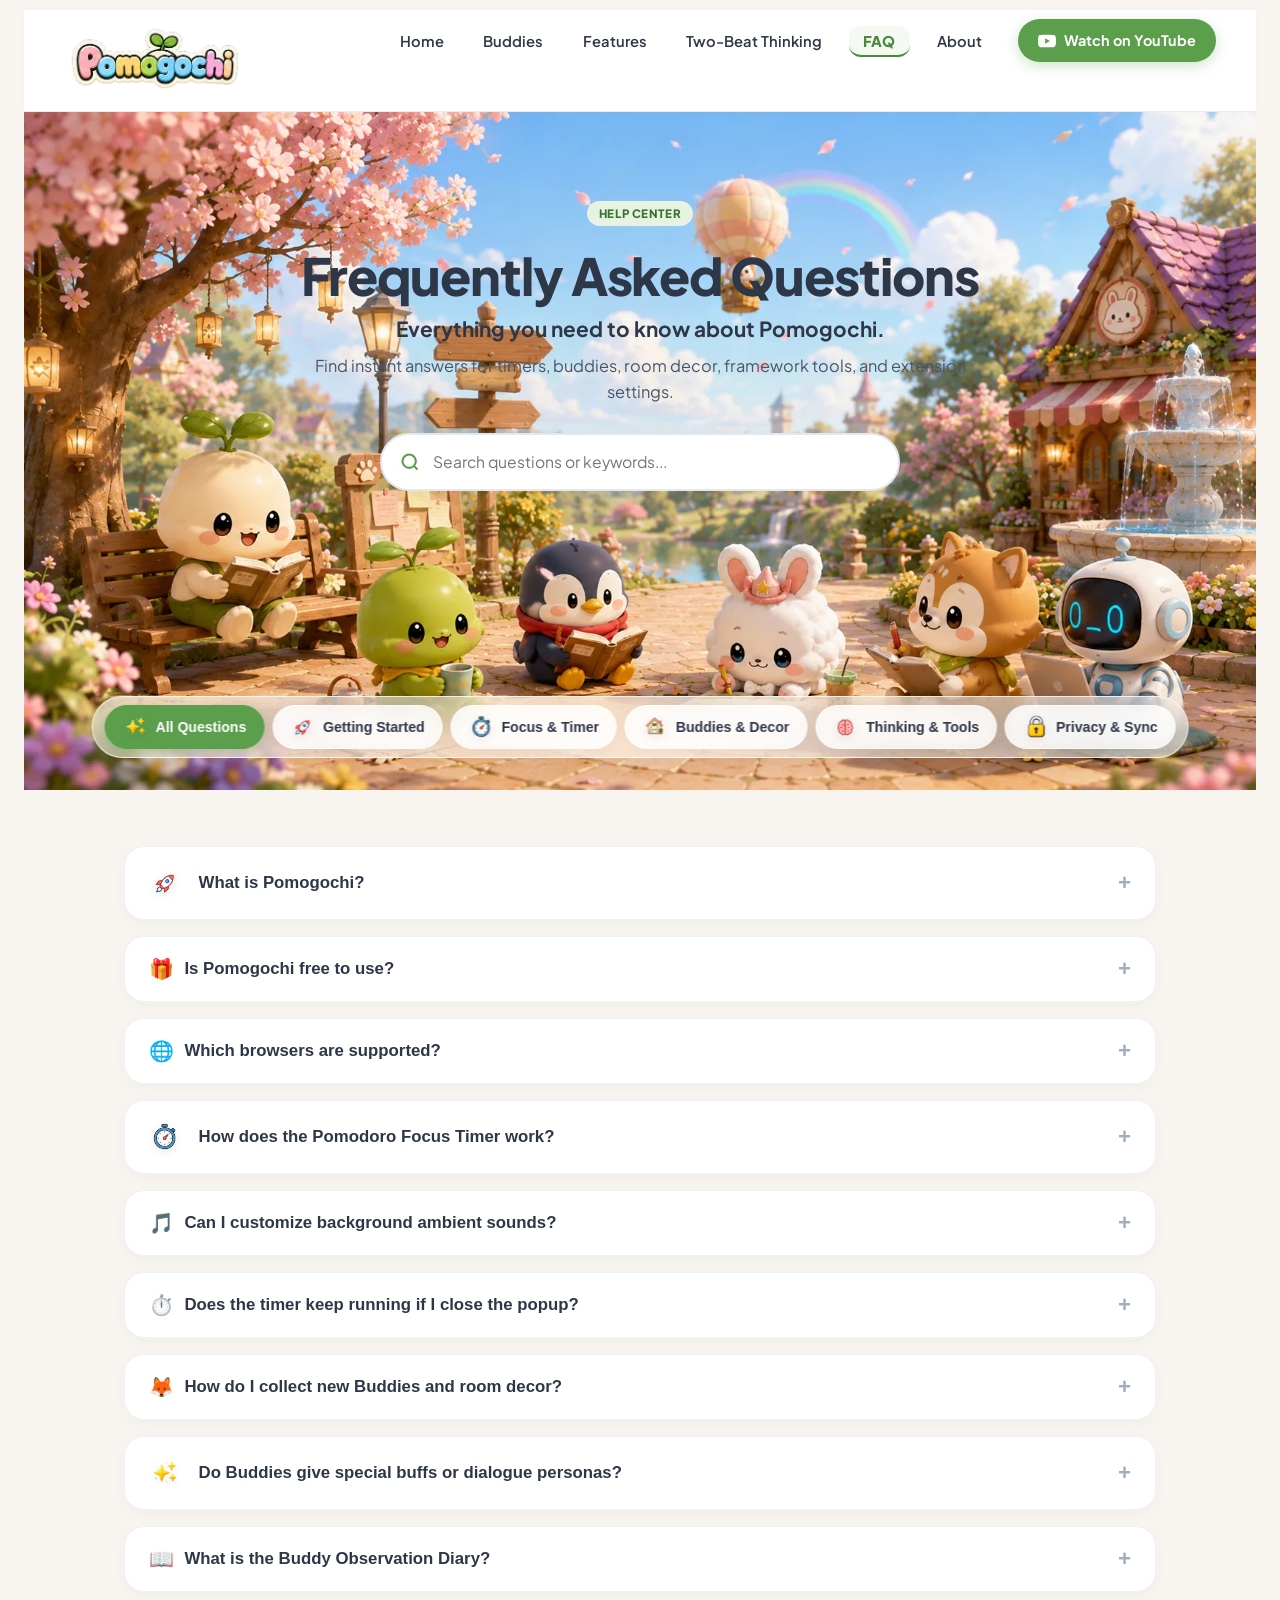
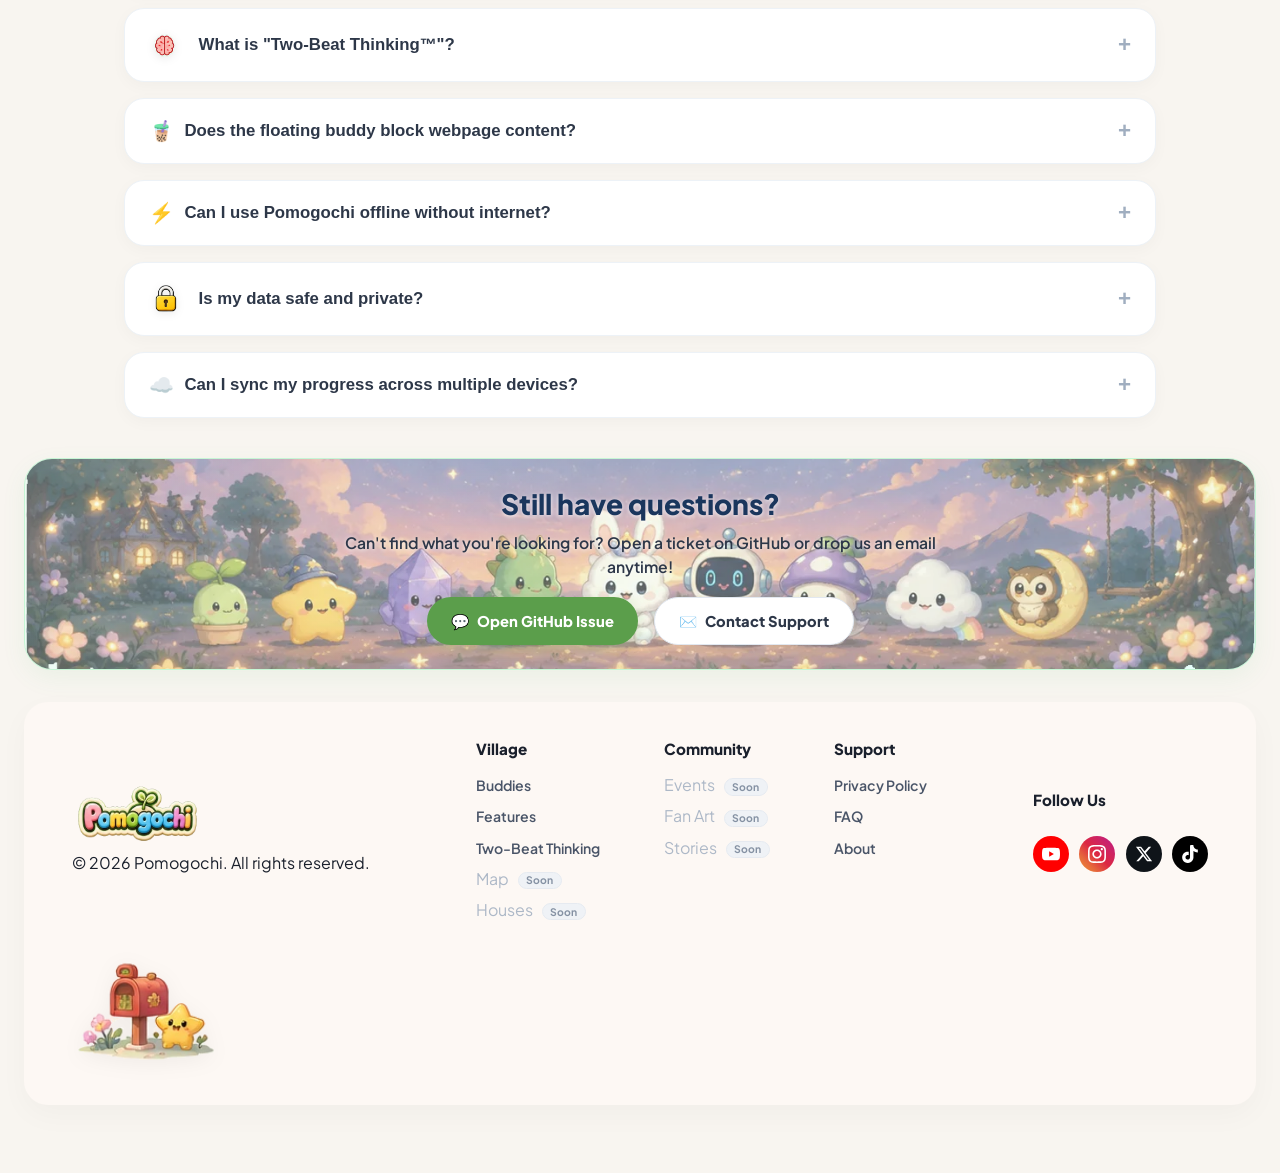
<file: faq.html>
<!DOCTYPE html>
<html lang="ko">
<head>
  <meta charset="UTF-8">
  <meta name="viewport" content="width=device-width, initial-scale=1.0">
  <title>FAQ - Pomogochi Extension</title>
  <meta name="description" content="Frequently Asked Questions about Pomogochi desktop pet, Pomodoro focus timer, buddies, and features.">
  
  <!-- Favicon -->
  <link rel="icon" type="image/webp" href="assets/images/reward_sprout_seed.webp">

  <!-- Open Graph / Social Media -->
  <meta property="og:type" content="website">
  <meta property="og:url" content="https://junpapapo.github.io/Pomogochi/faq.html">
  <meta property="og:title" content="FAQ - Pomogochi Help Center">
  <meta property="og:description" content="Frequently Asked Questions about Pomogochi desktop pet, Pomodoro focus timer, and settings.">
  <meta property="og:image" content="https://junpapapo.github.io/Pomogochi/assets/images/faq-hero-bg.webp">
  <meta name="twitter:card" content="summary_large_image">

  <!-- Google Fonts -->
  <link rel="preconnect" href="https://fonts.googleapis.com">
  <link rel="preconnect" href="https://fonts.gstatic.com" crossorigin>
  <link href="https://fonts.googleapis.com/css2?family=Plus+Jakarta+Sans:wght@500;600;700;800&display=swap" rel="stylesheet">
  
  <link rel="stylesheet" href="style.css">
</head>
<body>

  <!-- Main Site Container -->
  <div class="site-container">

    <!-- Navbar / Header (Standalone Header) -->
    <header class="navbar navbar-standalone">
      <div class="nav-left">
        <a href="index.html" class="logo-link">
          <img src="assets/images/logo-about.webp" alt="Pomogochi" class="nav-logo">
        </a>
      </div>

      <nav class="nav-center">
        <ul class="nav-links">
          <li><a href="index.html#home">Home</a></li>
          <li><a href="buddies.html">Buddies</a></li>
          <li><a href="features.html">Features</a></li>
          <li><a href="two-beat-thinking.html">Two-Beat Thinking</a></li>
          <li><a href="faq.html" class="active">FAQ</a></li>
          <li><a href="about.html">About</a></li>
        </ul>
      </nav>

      <div class="nav-right">
        <a href="https://www.youtube.com/@Pomogochi" target="_blank" rel="noopener noreferrer" class="btn-youtube">
          <svg class="yt-icon" viewBox="0 0 24 24" fill="currentColor">
            <path d="M23.498 6.186a3.016 3.016 0 0 0-2.122-2.136C19.505 3.545 12 3.545 12 3.545s-7.505 0-9.377.505A3.017 3.017 0 0 0 .502 6.186C0 8.07 0 12 0 12s0 3.93.502 5.814a3.016 3.016 0 0 0 2.122 2.136c1.871.505 9.376.505 9.376.505s7.505 0 9.377-.505a3.015 3.015 0 0 0 2.122-2.136C24 15.93 24 12 24 12s0-3.93-.502-5.814zM9.545 15.568V8.432L15.818 12l-6.273 3.568z"/>
          </svg>
          <span>Watch on YouTube</span>
        </a>
      </div>
    </header>

    <!-- Main FAQ Page Content -->
    <main class="faq-page-container">

      <!-- 1. Hero Section (Identical Layout to about.html) -->
      <section class="faq-hero-section">
        <!-- Background Image Right-Aligned -->
        <div class="faq-hero-bg-container">
          <picture>
            <source srcset="assets/images/faq-hero-bg.webp" type="image/webp">
            <img src="assets/images/faq-hero-bg.webp" alt="FAQ Pomogochi Background" class="faq-hero-bg-img">
          </picture>
        </div>

        <div class="faq-hero-header">
          <div class="faq-hero-intro">
            <span class="badge-core">HELP CENTER</span>
            <h1 class="faq-title">Frequently Asked Questions</h1>
            <p class="faq-tagline">Everything you need to know about Pomogochi.</p>
            <p class="faq-description">
              Find instant answers for timers, buddies, room decor, framework tools, and extension settings.
            </p>

            <!-- Search Box Centered -->
            <div class="faq-search-wrapper">
              <svg class="search-icon" viewBox="0 0 24 24" fill="none" stroke="currentColor" stroke-width="2.5">
                <circle cx="11" cy="11" r="8"></circle>
                <line x1="21" y1="21" x2="16.65" y2="16.65"></line>
              </svg>
              <input type="text" id="faqSearchInput" placeholder="Search questions or keywords..." class="faq-search-input">
            </div>
          </div>
        </div>

        <!-- Filter Category Tabs Bar Inside Hero Section Bottom (Identical to buddies.html) -->
        <div class="category-tabs-wrapper faq-hero-tabs-wrapper">
          <div class="category-tabs">
            <button class="faq-tab-btn tab-btn active" data-category="all"><img src="assets/images/sparkles.webp" alt="All Questions" class="faq-tab-img"> All Questions</button>
            <button class="faq-tab-btn tab-btn" data-category="getting-started"><img src="assets/images/sys_tk_rocket.webp" alt="Getting Started" class="faq-tab-img"> Getting Started</button>
            <button class="faq-tab-btn tab-btn" data-category="focus-timer"><img src="assets/images/sys_3d_app_grid.webp" alt="Focus & Timer" class="faq-tab-img"> Focus & Timer</button>
            <button class="faq-tab-btn tab-btn" data-category="buddies-decor"><img src="assets/images/buddy_home.webp" alt="Buddies & Decor" class="faq-tab-img"> Buddies & Decor</button>
            <button class="faq-tab-btn tab-btn" data-category="tools"><img src="assets/images/sys_tk_brain.webp" alt="Thinking & Tools" class="faq-tab-img"> Thinking & Tools</button>
            <button class="faq-tab-btn tab-btn" data-category="privacy-sync"><img src="assets/images/sys_act_lock_gold.webp" alt="Privacy & Sync" class="faq-tab-img"> Privacy & Sync</button>
          </div>
        </div>
      </section>

      <!-- 3. Accordion List Section -->
      <section class="faq-list-section">
        <div class="faq-accordion-list" id="faqAccordionList">

          <!-- Category 1: Getting Started -->
          <div class="faq-item" data-category="getting-started">
            <button class="faq-question">
              <span class="faq-q-text"><img src="assets/images/sys_tk_rocket.webp" alt="Rocket" class="faq-q-img"> What is Pomogochi?</span>
              <span class="faq-arrow-icon">+</span>
            </button>
            <div class="faq-answer">
              <p>
                Pomogochi is a cozy desktop companion & Pomodoro focus browser extension. It lives on your browser screen to help you build focus habits, clear mental clutter with Two-Beat Thinking™, recharge with 16 healing ASMR scenes, decorate your room, and collect cute buddies along your productivity journey.
              </p>
            </div>
          </div>

          <div class="faq-item" data-category="getting-started">
            <button class="faq-question">
              <span class="faq-q-text"><span class="faq-q-icon">🎁</span> Is Pomogochi free to use?</span>
              <span class="faq-arrow-icon">+</span>
            </button>
            <div class="faq-answer">
              <p>
                Yes! Core features including the smart Pomodoro timer, floating desktop buddies, Two-Beat Thinking™ framework, healing ASMR ambient sounds, and basic tools are 100% free forever. Room decor items and new buddies can be unlocked using seeds and coins earned naturally during your focus sessions.
              </p>
            </div>
          </div>

          <div class="faq-item" data-category="getting-started">
            <button class="faq-question">
              <span class="faq-q-text"><span class="faq-q-icon">🌐</span> Which browsers are supported?</span>
              <span class="faq-arrow-icon">+</span>
            </button>
            <div class="faq-answer">
              <p>
                Pomogochi supports all major Chromium-based web browsers, including Google Chrome, Microsoft Edge, Brave, Vivaldi, and Opera.
              </p>
            </div>
          </div>

          <!-- Category 2: Focus & Timer -->
          <div class="faq-item" data-category="focus-timer">
            <button class="faq-question">
              <span class="faq-q-text"><img src="assets/images/sys_3d_app_grid.webp" alt="Timer" class="faq-q-img"> How does the Pomodoro Focus Timer work?</span>
              <span class="faq-arrow-icon">+</span>
            </button>
            <div class="faq-answer">
              <p>
                You can customize focus and rest intervals (e.g. 25 minutes of work / 5 minutes of rest). During focus sessions, your floating desktop buddy stays right by your side with interactive jelly physics and offers encouraging dialogue tailored to your activity.
              </p>
            </div>
          </div>

          <div class="faq-item" data-category="focus-timer">
            <button class="faq-question">
              <span class="faq-q-text"><span class="faq-q-icon">🎵</span> Can I customize background ambient sounds?</span>
              <span class="faq-arrow-icon">+</span>
            </button>
            <div class="faq-answer">
              <p>
                Yes! Pomogochi offers 16 immersive ASMR healing scenes and ambient soundscapes (cozy fireplace, rain on leaves, cafe, deep forest, ocean waves, theta waves) to help you recharge during break periods.
              </p>
            </div>
          </div>

          <div class="faq-item" data-category="focus-timer">
            <button class="faq-question">
              <span class="faq-q-text"><span class="faq-q-icon">⏱️</span> Does the timer keep running if I close the popup?</span>
              <span class="faq-arrow-icon">+</span>
            </button>
            <div class="faq-answer">
              <p>
                Yes! Thanks to background service worker synchronization, your focus timer, XP gains, and statistics continue seamlessly even if you close the extension popup or switch browser tabs.
              </p>
            </div>
          </div>

          <!-- Category 3: Buddies & Decor -->
          <div class="faq-item" data-category="buddies-decor">
            <button class="faq-question">
              <span class="faq-q-text"><span class="faq-q-icon">🦊</span> How do I collect new Buddies and room decor?</span>
              <span class="faq-arrow-icon">+</span>
            </button>
            <div class="faq-answer">
              <p>
                As you complete focus sessions, you earn Star Pieces and Coins. You can fuse star fragments into Golden Stars to unlock 20+ unique buddies, decorate your room canvas, and level up buddy affinity!
              </p>
            </div>
          </div>

          <div class="faq-item" data-category="buddies-decor">
            <button class="faq-question">
              <span class="faq-q-text"><img src="assets/images/sparkles.webp" alt="Buffs" class="faq-q-img"> Do Buddies give special buffs or dialogue personas?</span>
              <span class="faq-arrow-icon">+</span>
            </button>
            <div class="faq-answer">
              <p>
                Yes! Furniture arrangements provide focus buffs (e.g. extra XP, bonus coin gain), and buddies feature 3 distinct dialogue personas—Cheerful (Warm & Supportive), Tsundere (Witty), and Strict Instructor (Disciplined).
              </p>
            </div>
          </div>

          <div class="faq-item" data-category="buddies-decor">
            <button class="faq-question">
              <span class="faq-q-text"><span class="faq-q-icon">📖</span> What is the Buddy Observation Diary?</span>
              <span class="faq-arrow-icon">+</span>
            </button>
            <div class="faq-answer">
              <p>
                At the end of each day, your buddy observes your completed focus sessions, Two-Beat Thinking insights, and habits to write a cozy daily observation diary entry.
              </p>
            </div>
          </div>

          <!-- Category 4: Thinking & Tools -->
          <div class="faq-item" data-category="tools">
            <button class="faq-question">
              <span class="faq-q-text"><img src="assets/images/sys_tk_brain.webp" alt="Thinking" class="faq-q-img"> What is "Two-Beat Thinking™"?</span>
              <span class="faq-arrow-icon">+</span>
            </button>
            <div class="faq-answer">
              <p>
                Two-Beat Thinking™ is Pomogochi's proprietary 6-step practical thinking pipeline. Beat 1 lets you quickly dump raw thoughts and brain clutter, while Beat 2 classifies them using 6 structural frame matrices (e.g. Eisenhower, Now/Next/Later, MoSCoW, Control) to extract concrete action items.
              </p>
            </div>
          </div>

          <div class="faq-item" data-category="tools">
            <button class="faq-question">
              <span class="faq-q-text"><span class="faq-q-icon">🧋</span> Does the floating buddy block webpage content?</span>
              <span class="faq-arrow-icon">+</span>
            </button>
            <div class="faq-answer">
              <p>
                Not at all. The floating buddy widget features interactive spring elasticity (Jelly Physics) and click-through transparency options. You can drag your buddy anywhere on screen, minimize it, or disable it on specific domains in the settings.
              </p>
            </div>
          </div>

          <div class="faq-item" data-category="tools">
            <button class="faq-question">
              <span class="faq-q-text"><span class="faq-q-icon">⚡</span> Can I use Pomogochi offline without internet?</span>
              <span class="faq-arrow-icon">+</span>
            </button>
            <div class="faq-answer">
              <p>
                Yes! Because Pomogochi is built with a 100% Local-First Architecture, all features including timers, Two-Beat Thinking™, room decorator, and buddy interactions work offline without an active internet connection.
              </p>
            </div>
          </div>

          <!-- Category 5: Privacy & Sync -->
          <div class="faq-item" data-category="privacy-sync">
            <button class="faq-question">
              <span class="faq-q-text"><img src="assets/images/sys_act_lock_gold.webp" alt="Privacy" class="faq-q-img"> Is my data safe and private?</span>
              <span class="faq-arrow-icon">+</span>
            </button>
            <div class="faq-answer">
              <p>
                Your privacy is our top priority. All your notes, timer statistics, and room collection data remain strictly stored inside your local browser. We do not transmit or sell your browsing history to external servers.
              </p>
            </div>
          </div>

          <div class="faq-item" data-category="privacy-sync">
            <button class="faq-question">
              <span class="faq-q-text"><span class="faq-q-icon">☁️</span> Can I sync my progress across multiple devices?</span>
              <span class="faq-arrow-icon">+</span>
            </button>
            <div class="faq-answer">
              <p>
                Currently, Pomogochi operates 100% locally inside your browser to ensure complete privacy and data control. Cross-device account sync is not supported at this time, but cloud account sync is planned for a future update! All your data is safely preserved in your local browser storage.
              </p>
            </div>
          </div>

        </div>

        <!-- No Results Fallback -->
        <div class="faq-no-results" id="faqNoResults" style="display: none;">
          <div class="no-results-icon">🔍</div>
          <h3>No matching questions found</h3>
          <p>Try searching for different keywords or browse our categories above.</p>
        </div>
      </section>

      <!-- 4. Still Have Questions Contact Banner -->
      <section class="faq-contact-section">
        <div class="faq-contact-card">
          <div class="contact-card-content">
            <h2 class="contact-card-title">Still have questions?</h2>
            <p class="contact-card-desc">
              Can't find what you're looking for? Open a ticket on GitHub or drop us an email anytime!
            </p>
            <div class="contact-btn-group">
              <a href="https://github.com/Junpapapo/Pomogochi/issues" target="_blank" rel="noopener noreferrer" class="btn-primary-green">
                <span>💬</span>
                <span>Open GitHub Issue</span>
              </a>
              <a href="mailto:junpapapo@gmail.com" class="btn-secondary-white">
                <span>✉️</span>
                <span>Contact Support</span>
              </a>
            </div>
          </div>
        </div>
      </section>

    </main>

    <!-- Footer Section (Identical Standalone Footer) -->
    <footer class="footer-card">
      <!-- Left Column: Logo & Copyright -->
      <div class="footer-col footer-brand">
        <a href="index.html" class="footer-logo-link">
          <img src="assets/images/footer-logo.webp" alt="Pomogochi" class="footer-logo default-logo">
          <img src="assets/images/footer-logo-hover.webp" alt="Pomogochi Hover" class="footer-logo hover-logo">
        </a>
        <p class="footer-copy">© 2026 Pomogochi. All rights reserved.</p>
      </div>

      <!-- Middle Columns: Navigation Links -->
      <div class="footer-col footer-links-group">
        <div class="footer-link-col">
          <h4 class="footer-heading">Village</h4>
          <ul>
            <li><a href="buddies.html">Buddies</a></li>
            <li><a href="features.html">Features</a></li>
            <li><a href="two-beat-thinking.html">Two-Beat Thinking</a></li>
            <li><span class="footer-link-disabled">Map <span class="footer-badge-soon">Soon</span></span></li>
            <li><span class="footer-link-disabled">Houses <span class="footer-badge-soon">Soon</span></span></li>
          </ul>
        </div>

        <div class="footer-link-col">
          <h4 class="footer-heading">Community</h4>
          <ul>
            <li><span class="footer-link-disabled">Events <span class="footer-badge-soon">Soon</span></span></li>
            <li><span class="footer-link-disabled">Fan Art <span class="footer-badge-soon">Soon</span></span></li>
            <li><span class="footer-link-disabled">Stories <span class="footer-badge-soon">Soon</span></span></li>
          </ul>
        </div>

        <div class="footer-link-col">
          <h4 class="footer-heading">Support</h4>
          <ul>
            <li><a href="privacy.html">Privacy Policy</a></li>
            <li><a href="faq.html">FAQ</a></li>
            <li><a href="about.html">About</a></li>
          </ul>
        </div>
      </div>

      <!-- Social Icons Column -->
      <div class="footer-col footer-social">
        <h4 class="footer-heading">Follow Us</h4>
        <div class="social-icons">
          <a href="https://www.youtube.com/@Pomogochi" target="_blank" rel="noopener noreferrer" class="social-btn social-yt" aria-label="YouTube">
            <svg viewBox="0 0 24 24" fill="currentColor"><path d="M23.498 6.186a3.016 3.016 0 0 0-2.122-2.136C19.505 3.545 12 3.545 12 3.545s-7.505 0-9.377.505A3.017 3.017 0 0 0 .502 6.186C0 8.07 0 12 0 12s0 3.93.502 5.814a3.016 3.016 0 0 0 2.122 2.136c1.871.505 9.376.505 9.376.505s7.505 0 9.377-.505a3.015 3.015 0 0 0 2.122-2.136C24 15.93 24 12 24 12s0-3.93-.502-5.814zM9.545 15.568V8.432L15.818 12l-6.273 3.568z"/></svg>
          </a>
          <a href="#" class="social-btn social-insta" aria-label="Instagram">
            <svg viewBox="0 0 24 24" fill="currentColor"><path d="M12 2.163c3.204 0 3.584.012 4.85.07 3.252.148 4.771 1.691 4.919 4.919.058 1.265.069 1.645.069 4.849 0 3.205-.012 3.584-.069 4.849-.149 3.225-1.664 4.771-4.919 4.919-1.266.058-1.644.07-4.85.07-3.204 0-3.584-.012-4.849-.07-3.26-.149-4.771-1.699-4.919-4.92-.058-1.265-.07-1.644-.07-4.849 0-3.204.013-3.583.07-4.849.149-3.227 1.664-4.771 4.919-4.919 1.266-.057 1.645-.069 4.849-.069zm0-2.163c-3.259 0-3.667.014-4.947.072-4.358.2-6.78 2.618-6.98 6.98-.059 1.281-.073 1.689-.073 4.948 0 3.259.014 3.668.072 4.948.2 4.358 2.618 6.78 6.98 6.98 1.281.058 1.689.072 4.948.072 3.259 0 3.668-.014 4.948-.072 4.354-.2 6.782-2.618 6.979-6.98.059-1.28.073-1.689.073-4.948 0-3.259-.014-3.667-.072-4.947-.196-4.354-2.617-6.78-6.979-6.98-1.281-.059-1.69-.073-4.949-.073zm0 5.838c-3.403 0-6.162 2.759-6.162 6.162s2.759 6.163 6.162 6.163 6.162-2.759 6.162-6.163c0-3.403-2.759-6.162-6.162-6.162zm0 10.162c-2.209 0-4-1.79-4-4 0-2.209 1.791-4 4-4s4 1.791 4 4c0 2.21-1.791 4-4 4zm6.406-11.845c-.796 0-1.441.645-1.441 1.44s.645 1.44 1.441 1.44c.795 0 1.439-.645 1.439-1.44s-.644-1.44-1.439-1.44z"/></svg>
          </a>
          <a href="#" class="social-btn social-x" aria-label="X">
            <svg viewBox="0 0 24 24" fill="currentColor"><path d="M18.244 2.25h3.308l-7.227 8.26 8.502 11.24H16.17l-5.214-6.817L4.99 21.75H1.68l7.73-8.835L1.254 2.25H8.08l4.713 6.231zm-1.161 17.52h1.833L7.084 4.126H5.117z"/></svg>
          </a>
          <a href="#" class="social-btn social-tiktok" aria-label="TikTok">
            <svg viewBox="0 0 24 24" fill="currentColor"><path d="M12.525.02c1.31-.02 2.61-.01 3.91-.02.08 1.53.63 3.09 1.75 4.17 1.12 1.11 2.7 1.62 4.24 1.79v4.03c-1.44-.05-2.89-.35-4.2-.97-.57-.26-1.1-.59-1.62-.93-.01 2.92.01 5.84-.02 8.75-.08 1.4-.54 2.79-1.35 3.94-1.31 1.92-3.58 3.17-5.91 3.21-1.43.08-2.86-.31-4.08-1.03-2.02-1.19-3.44-3.37-3.65-5.71-.02-.5-.03-1-.01-1.49.18-1.9 1.12-3.72 2.58-4.96 1.66-1.44 3.98-2.13 6.15-1.72.02 1.48-.04 2.96-.04 4.44-.99-.32-2.15-.23-3.02.37-.82.57-1.33 1.54-1.34 2.53a3.02 3.02 0 0 0 2.25 2.9c.96.28 2.05.07 2.85-.56.63-.5.98-1.28 1.01-2.08.01-4.99.01-9.97.01-14.96z"/></svg>
          </a>
        </div>
      </div>

      <!-- Right Column: Character/Mailbox Image -->
      <div class="footer-col footer-character-slot">
        <img src="assets/images/footer-character.webp" alt="Pomogochi Buddy & Mailbox" class="footer-character-img">
      </div>
    </footer>

  </div>

  <!-- FAQ Interactive Script -->
  <script>
    document.addEventListener('DOMContentLoaded', () => {
      // 1. Accordion Toggle
      const faqItems = document.querySelectorAll('.faq-item');

      faqItems.forEach(item => {
        const questionBtn = item.querySelector('.faq-question');
        questionBtn.addEventListener('click', () => {
          const isOpen = item.classList.contains('active');
          faqItems.forEach(i => i.classList.remove('active'));
          if (!isOpen) {
            item.classList.add('active');
          }
        });
      });

      // 2. Category Tab Filtering
      const tabBtns = document.querySelectorAll('.faq-tab-btn');
      const searchInput = document.getElementById('faqSearchInput');
      const noResults = document.getElementById('faqNoResults');

      function filterFAQ() {
        const selectedTab = document.querySelector('.faq-tab-btn.active').dataset.category;
        const searchQuery = searchInput.value.toLowerCase().trim();
        let visibleCount = 0;

        faqItems.forEach(item => {
          const categoryMatch = (selectedTab === 'all' || item.dataset.category === selectedTab);
          const textContent = item.textContent.toLowerCase();
          const searchMatch = !searchQuery || textContent.includes(searchQuery);

          if (categoryMatch && searchMatch) {
            item.style.display = 'block';
            visibleCount++;
          } else {
            item.style.display = 'none';
          }
        });

        if (visibleCount === 0) {
          noResults.style.display = 'block';
        } else {
          noResults.style.display = 'none';
        }
      }

      tabBtns.forEach(btn => {
        btn.addEventListener('click', () => {
          tabBtns.forEach(b => b.classList.remove('active'));
          btn.classList.add('active');
          filterFAQ();
        });
      });

      // 3. Search Input Filtering
      if (searchInput) {
        searchInput.addEventListener('input', filterFAQ);
      }
    });
  </script>

  <!-- Scroll to Top Button -->
  <button id="scrollToTopBtn" class="scroll-to-top-btn" aria-label="Scroll to Top">
    <img src="assets/images/arrow_curved_up.webp" alt="Top" class="scroll-top-img">
  </button>

  <script>
    const scrollBtn = document.getElementById('scrollToTopBtn');
    if (scrollBtn) {
      window.addEventListener('scroll', () => {
        if (window.scrollY > 300) {
          scrollBtn.classList.add('show');
        } else {
          scrollBtn.classList.remove('show');
        }
      });
      scrollBtn.addEventListener('click', () => {
        window.scrollTo({ top: 0, behavior: 'smooth' });
      });
    }
  </script>
</body>
</html>
</file>
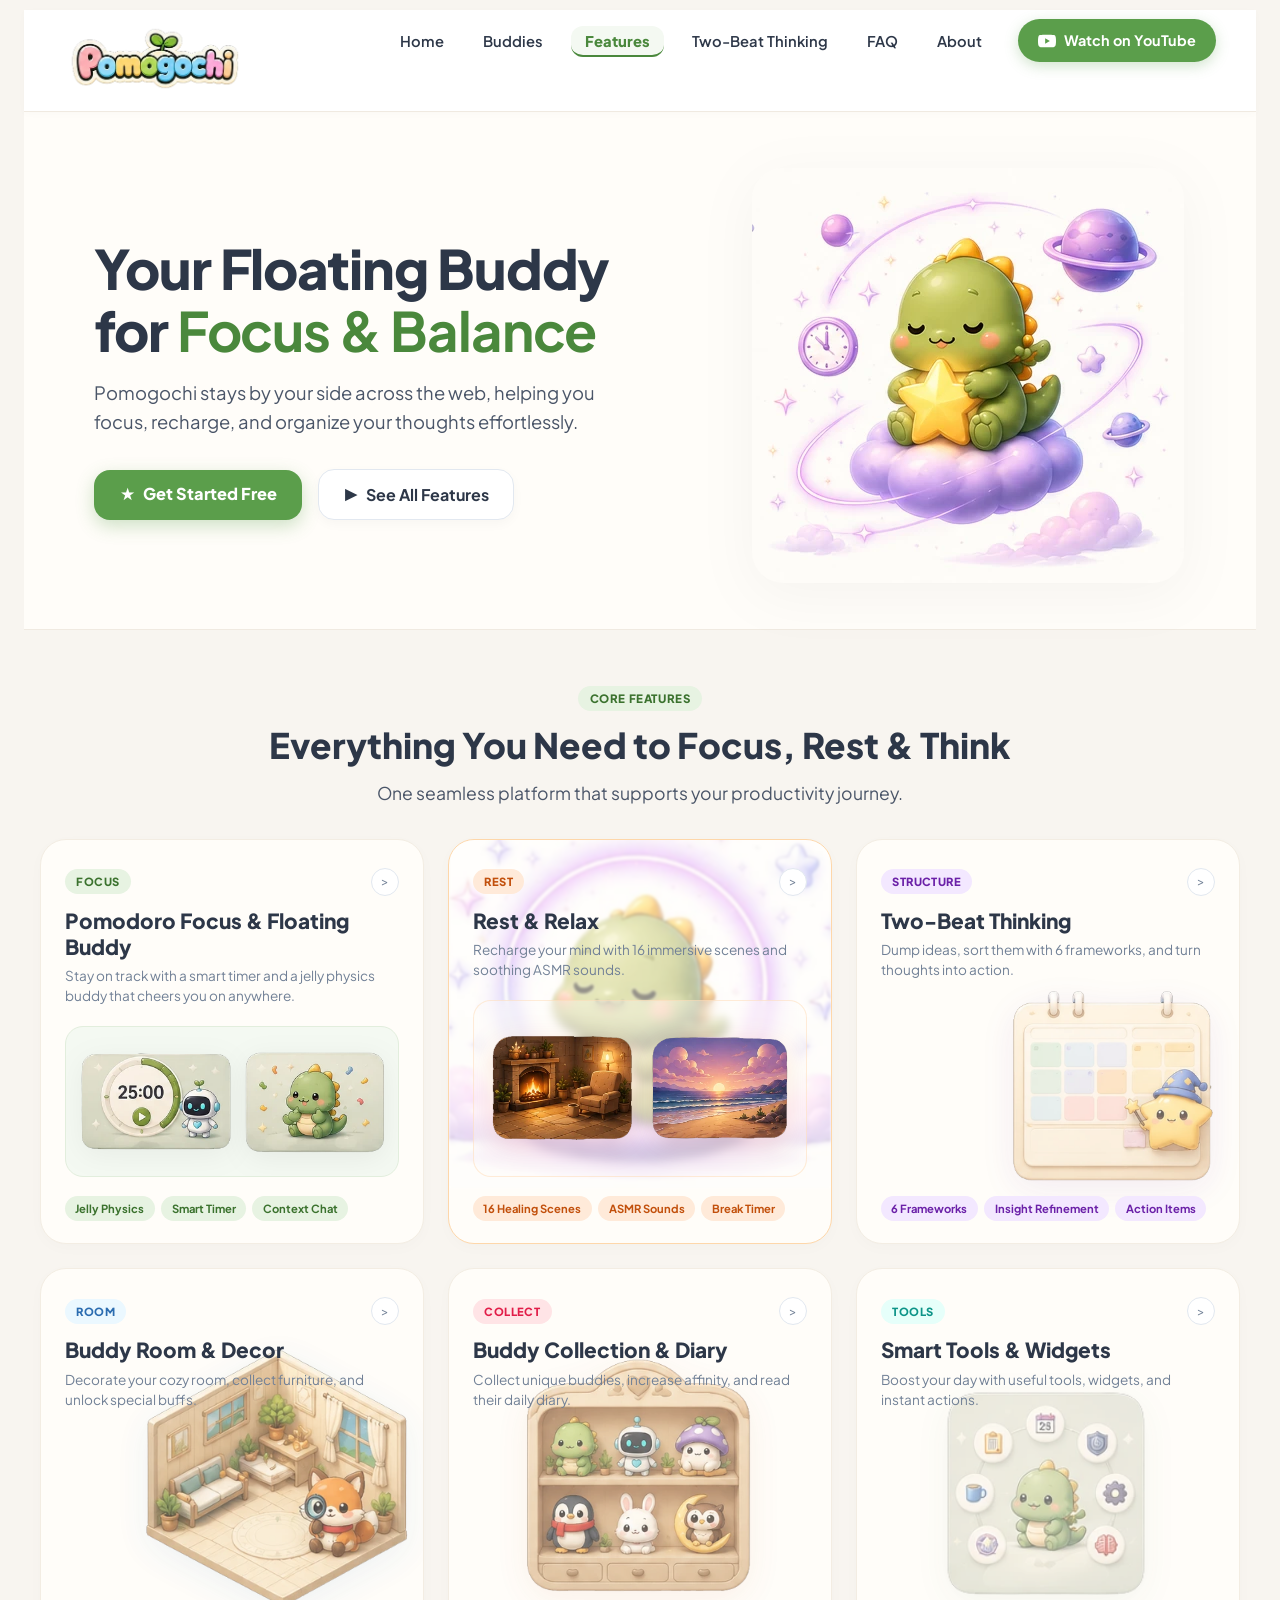
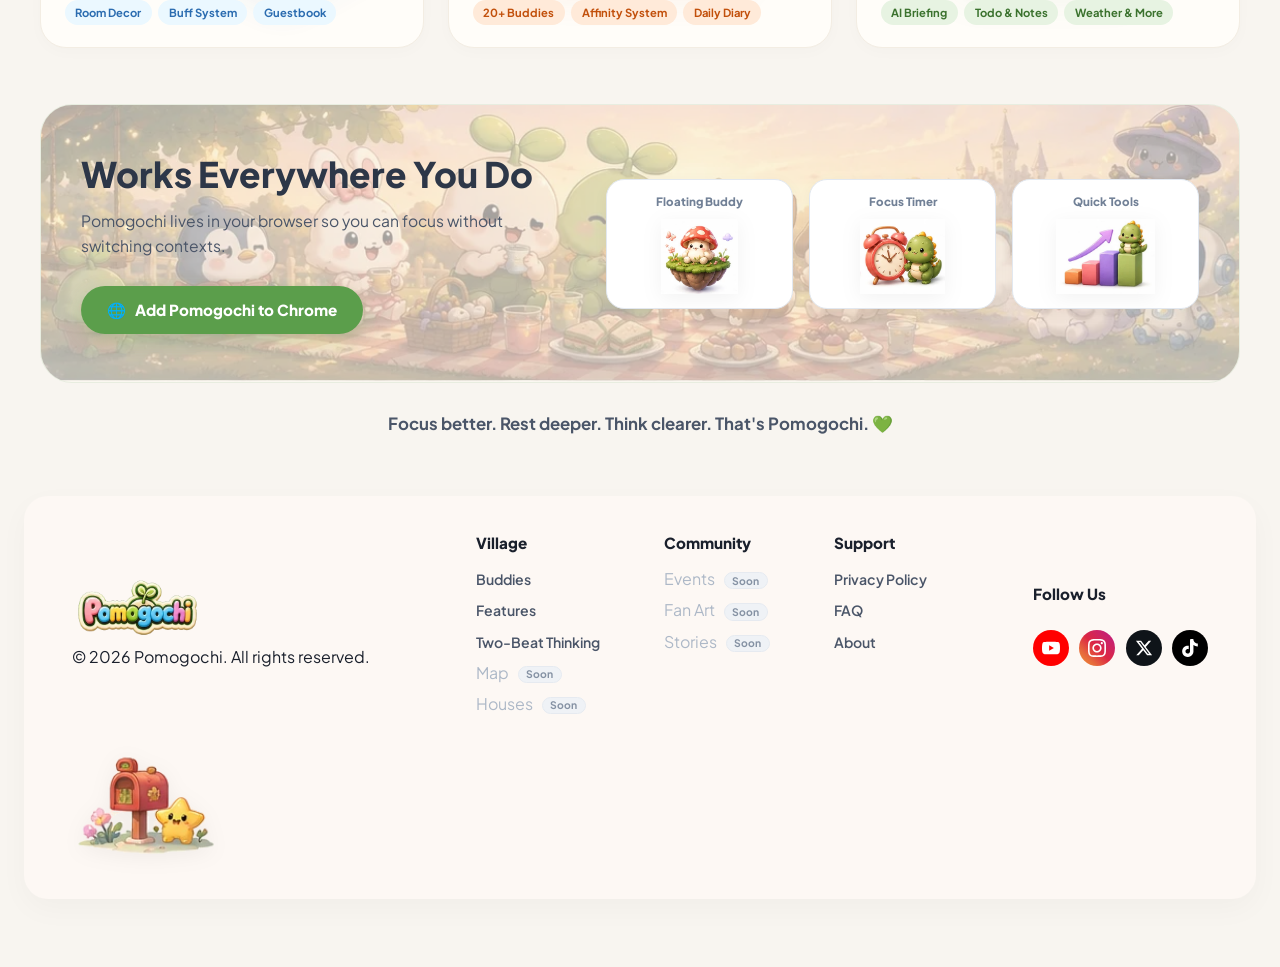
<file: features.html>
<!DOCTYPE html>
<html lang="ko">
<head>
  <meta charset="UTF-8">
  <meta name="viewport" content="width=device-width, initial-scale=1.0">
  <title>Features - Pomogochi Extension</title>
  <meta name="description" content="Discover the powerful & cozy features of Pomogochi desktop pet and Pomodoro companion.">
  
  <!-- Favicon -->
  <link rel="icon" type="image/webp" href="assets/images/reward_sprout_seed.webp">

  <!-- Open Graph / Social Media -->
  <meta property="og:type" content="website">
  <meta property="og:url" content="https://junpapapo.github.io/Pomogochi/features.html">
  <meta property="og:title" content="Features - Pomogochi Focus & Rest Tools">
  <meta property="og:description" content="Explore Pomogochi features: Pomodoro focus timer, room decor, desktop buddies, and quick tools.">
  <meta property="og:image" content="https://junpapapo.github.io/Pomogochi/assets/images/feature-focus-timer-box.webp">
  <meta name="twitter:card" content="summary_large_image">

  <!-- Google Fonts -->
  <link rel="preconnect" href="https://fonts.googleapis.com">
  <link rel="preconnect" href="https://fonts.gstatic.com" crossorigin>
  <link href="https://fonts.googleapis.com/css2?family=Plus+Jakarta+Sans:wght@500;600;700;800&display=swap" rel="stylesheet">
  
  <link rel="stylesheet" href="style.css">
</head>
<body>

  <!-- Main Site Container -->
  <div class="site-container">

    <!-- Navbar / Header (Same standalone header as about.html) -->
    <header class="navbar navbar-standalone">
      <div class="nav-left">
        <a href="index.html" class="logo-link">
          <img src="assets/images/logo-about.webp" alt="Pomogochi" class="nav-logo">
        </a>
      </div>

      <nav class="nav-center">
        <ul class="nav-links">
          <li><a href="index.html#home">Home</a></li>
          <li><a href="buddies.html">Buddies</a></li>
          <li><a href="features.html" class="active">Features</a></li>
          <li><a href="two-beat-thinking.html">Two-Beat Thinking</a></li>
          <li><a href="faq.html">FAQ</a></li>
          <li><a href="about.html">About</a></li>
        </ul>
      </nav>

      <div class="nav-right">
        <a href="https://www.youtube.com/@Pomogochi" target="_blank" rel="noopener noreferrer" class="btn-youtube">
          <svg class="yt-icon" viewBox="0 0 24 24" fill="currentColor">
            <path d="M23.498 6.186a3.016 3.016 0 0 0-2.122-2.136C19.505 3.545 12 3.545 12 3.545s-7.505 0-9.377.505A3.017 3.017 0 0 0 .502 6.186C0 8.07 0 12 0 12s0 3.93.502 5.814a3.016 3.016 0 0 0 2.122 2.136c1.871.505 9.376.505 9.376.505s7.505 0 9.377-.505a3.015 3.015 0 0 0 2.122-2.136C24 15.93 24 12 24 12s0-3.93-.502-5.814zM9.545 15.568V8.432L15.818 12l-6.273 3.568z"/>
          </svg>
          <span>Watch on YouTube</span>
        </a>
      </div>
    </header>

    <!-- Main Features Page Content -->
    <main class="features-page-container">

      <!-- 1. Hero Section -->
      <section class="features-hero-section">
        <div class="features-hero-grid">
          <div class="features-hero-intro">
            <h1 class="features-title">
              Your Floating Buddy<br>
              for <span class="highlight-green">Focus & Balance</span>
            </h1>
            <p class="features-subtitle">
              Pomogochi stays by your side across the web, helping you focus, recharge, and organize your thoughts effortlessly.
            </p>
            
            <div class="hero-buttons-group">
              <a href="#" class="btn-green-bubble">
                <span>★</span>
                <span>Get Started Free</span>
              </a>
              <a href="#core-features" class="btn-white-play">
                <span>▶</span>
                <span>See All Features</span>
              </a>
            </div>
          </div>

          <!-- Hero Circle Dial Visual -->
          <div class="features-hero-visual">
            <picture>
              <source srcset="assets/images/features-hero-dial.webp" type="image/webp">
              <img src="assets/images/features-hero-dial.webp" alt="Pomogochi Floating Buddy & Radial Dial Interface" class="features-hero-dial-img">
            </picture>
          </div>
        </div>
      </section>

      <!-- =================================================================
           2. Stats Bar Section (추후 실시간 데이터 연동 시 구현 예정으로 주석 처리)
      <section class="features-stats-bar">
        <div class="stats-chips-wrapper">
          [Stat 1]
          <div class="stat-chip">
            <div class="stat-icon-box stat-yellow">🙂</div>
            <div>
              <div class="stat-num">100K+</div>
              <div class="stat-label">Active Users</div>
            </div>
          </div>

          [Stat 2]
          <div class="stat-chip">
            <div class="stat-icon-box stat-green">⏱️</div>
            <div>
              <div class="stat-num">2.5M+</div>
              <div class="stat-label">Pomodoro Sessions Completed</div>
            </div>
          </div>

          [Stat 3]
          <div class="stat-chip">
            <div class="stat-icon-box stat-star">⭐</div>
            <div>
              <div class="stat-num">1.1K+</div>
              <div class="stat-label">3D Icons & Assets</div>
            </div>
          </div>

          [Stat 4]
          <div class="stat-chip">
            <div class="stat-icon-box stat-sprout">🌱</div>
            <div>
              <div class="stat-num">20+</div>
              <div class="stat-label">Unique Characters</div>
            </div>
          </div>
        </div>
      </section>
      ================================================================== -->

      <!-- 3. Core Features Bento Grid Section -->
      <section class="core-features-section" id="core-features">
        <div class="section-title-wrapper text-center">
          <span class="badge-core">CORE FEATURES</span>
          <h2 class="section-title">Everything You Need to Focus, Rest & Think</h2>
          <p class="section-subtitle">One seamless platform that supports your productivity journey.</p>
        </div>

        <div class="bento-features-grid">

          <!-- Bento Card 1: FOCUS -->
          <div class="bento-card">
            <div>
              <div class="bento-card-header">
                <span class="bento-tag tag-green">FOCUS</span>
                <span class="bento-badge-arrow">&gt;</span>
              </div>
              <h3 class="bento-title">Pomodoro Focus & Floating Buddy</h3>
              <p class="bento-desc">Stay on track with a smart timer and a jelly physics buddy that cheers you on anywhere.</p>
            </div>
            
            <div class="bento-ui-preview focus-widget-preview">
              <img src="assets/images/feature-focus-timer-box.webp" alt="Focus Time 24:57 Widget Box" class="focus-timer-box-img">
              <img src="assets/images/feature-focus-widget.webp" alt="Pomodoro Focus Buddy Widget" class="focus-widget-img">
            </div>

            <div class="bento-tags-footer">
              <span class="chip-tag chip-green">Jelly Physics</span>
              <span class="chip-tag chip-green">Smart Timer</span>
              <span class="chip-tag chip-green">Context Chat</span>
            </div>
          </div>

          <!-- Bento Card 2: REST -->
          <div class="bento-card bento-card-bg-rest">
            <div>
              <div class="bento-card-header">
                <span class="bento-tag tag-peach">REST</span>
                <span class="bento-badge-arrow">&gt;</span>
              </div>
              <h3 class="bento-title">Rest & Relax</h3>
              <p class="bento-desc">Recharge your mind with 16 immersive scenes and soothing ASMR sounds.</p>
            </div>

            <div class="bento-ui-preview rest-relax-preview-transparent">
              <img src="assets/images/feature-rest-widget-1.webp" alt="16 Healing Scenes ASMR" class="rest-widget-img-1">
              <img src="assets/images/feature-rest-widget-2.webp" alt="Rest Buddy Companion" class="rest-widget-img-2">
            </div>

            <div class="bento-tags-footer">
              <span class="chip-tag chip-peach">16 Healing Scenes</span>
              <span class="chip-tag chip-peach">ASMR Sounds</span>
              <span class="chip-tag chip-peach">Break Timer</span>
            </div>
          </div>

          <!-- Bento Card 3: STRUCTURE -->
          <div class="bento-card bento-card-bg-twobeat">
            <div>
              <div class="bento-card-header">
                <span class="bento-tag tag-purple">STRUCTURE</span>
                <span class="bento-badge-arrow">&gt;</span>
              </div>
              <h3 class="bento-title">Two-Beat Thinking</h3>
              <p class="bento-desc">Dump ideas, sort them with 6 frameworks, and turn thoughts into action.</p>
            </div>

            <div class="bento-ui-preview twobeat-widget-spacer"></div>

            <div class="bento-tags-footer">
              <span class="chip-tag chip-purple">6 Frameworks</span>
              <span class="chip-tag chip-purple">Insight Refinement</span>
              <span class="chip-tag chip-purple">Action Items</span>
            </div>
          </div>

          <!-- Bento Card 4: ROOM -->
          <div class="bento-card bento-card-bg-room">
            <div>
              <div class="bento-card-header">
                <span class="bento-tag tag-blue">ROOM</span>
                <span class="bento-badge-arrow">&gt;</span>
              </div>
              <h3 class="bento-title">Buddy Room & Decor</h3>
              <p class="bento-desc">Decorate your cozy room, collect furniture, and unlock special buffs.</p>
            </div>

            <div class="bento-ui-preview room-widget-spacer"></div>

            <div class="bento-tags-footer">
              <span class="chip-tag chip-blue">Room Decor</span>
              <span class="chip-tag chip-blue">Buff System</span>
              <span class="chip-tag chip-blue">Guestbook</span>
            </div>
          </div>

          <!-- Bento Card 5: COLLECT -->
          <div class="bento-card bento-card-bg-collect">
            <div>
              <div class="bento-card-header">
                <span class="bento-tag tag-red">COLLECT</span>
                <span class="bento-badge-arrow">&gt;</span>
              </div>
              <h3 class="bento-title">Buddy Collection & Diary</h3>
              <p class="bento-desc">Collect unique buddies, increase affinity, and read their daily diary.</p>
            </div>

            <div class="bento-ui-preview collect-widget-spacer"></div>

            <div class="bento-tags-footer">
              <span class="chip-tag chip-peach">20+ Buddies</span>
              <span class="chip-tag chip-peach">Affinity System</span>
              <span class="chip-tag chip-peach">Daily Diary</span>
            </div>
          </div>

          <!-- Bento Card 6: TOOLS -->
          <div class="bento-card bento-card-bg-tools">
            <div>
              <div class="bento-card-header">
                <span class="bento-tag tag-mint">TOOLS</span>
                <span class="bento-badge-arrow">&gt;</span>
              </div>
              <h3 class="bento-title">Smart Tools & Widgets</h3>
              <p class="bento-desc">Boost your day with useful tools, widgets, and instant actions.</p>
            </div>

            <div class="bento-ui-preview tools-widget-spacer"></div>

            <div class="bento-tags-footer">
              <span class="chip-tag chip-green">AI Briefing</span>
              <span class="chip-tag chip-green">Todo & Notes</span>
              <span class="chip-tag chip-green">Weather & More</span>
            </div>
          </div>

        </div>
      </section>

      <!-- 4. Works Everywhere Banner Section -->
      <section class="works-everywhere-section">
        <div class="works-everywhere-banner">
          <div class="works-left">
            <h2 class="works-title">Works Everywhere You Do</h2>
            <p class="works-desc">
              Pomogochi lives in your browser so you can focus without switching contexts.
            </p>
            <a href="#" class="btn-chrome-add">
              <span>🌐</span>
              <span>Add Pomogochi to Chrome</span>
            </a>
          </div>

          <div class="banner-preview-cards">
            <!-- Popup 1 -->
            <div class="preview-popup-card">
              <div class="popup-head">Floating Buddy</div>
              <img src="assets/images/feature-works-floating-buddy.webp" alt="Floating Buddy Widget" class="preview-popup-img">
            </div>
            <!-- Popup 2 -->
            <div class="preview-popup-card">
              <div class="popup-head">Focus Timer</div>
              <img src="assets/images/feature-works-focus-timer.webp" alt="Focus Timer Widget" class="preview-popup-img">
            </div>
            <!-- Popup 3 -->
            <div class="preview-popup-card">
              <div class="popup-head">Quick Tools</div>
              <img src="assets/images/feature-works-quick-tools.webp" alt="Quick Tools Widget" class="preview-popup-img">
            </div>
          </div>
        </div>
      </section>

      <!-- 5. Buddy Slogan Section -->
      <section class="buddy-strip-section">
        <p class="features-slogan">Focus better. Rest deeper. Think clearer. That's Pomogochi. 💚</p>
      </section>

    </main>

    <!-- Footer Section (Identical to about.html) -->
    <footer class="footer-card">
      <!-- Left Column: Logo & Copyright -->
      <div class="footer-col footer-brand">
        <a href="index.html" class="footer-logo-link">
          <img src="assets/images/footer-logo.webp" alt="Pomogochi" class="footer-logo default-logo">
          <img src="assets/images/footer-logo-hover.webp" alt="Pomogochi Hover" class="footer-logo hover-logo">
        </a>
        <p class="footer-copy">© 2026 Pomogochi. All rights reserved.</p>
      </div>

      <!-- Middle Columns: Navigation Links -->
      <div class="footer-col footer-links-group">
        <div class="footer-link-col">
          <h4 class="footer-heading">Village</h4>
          <ul>
            <li><a href="buddies.html">Buddies</a></li>
            <li><a href="features.html">Features</a></li>
            <li><a href="two-beat-thinking.html">Two-Beat Thinking</a></li>
            <li><span class="footer-link-disabled">Map <span class="footer-badge-soon">Soon</span></span></li>
            <li><span class="footer-link-disabled">Houses <span class="footer-badge-soon">Soon</span></span></li>
          </ul>
        </div>

        <div class="footer-link-col">
          <h4 class="footer-heading">Community</h4>
          <ul>
            <li><span class="footer-link-disabled">Events <span class="footer-badge-soon">Soon</span></span></li>
            <li><span class="footer-link-disabled">Fan Art <span class="footer-badge-soon">Soon</span></span></li>
            <li><span class="footer-link-disabled">Stories <span class="footer-badge-soon">Soon</span></span></li>
          </ul>
        </div>

        <div class="footer-link-col">
          <h4 class="footer-heading">Support</h4>
          <ul>
            <li><a href="privacy.html">Privacy Policy</a></li>
            <li><a href="faq.html">FAQ</a></li>
            <li><a href="about.html">About</a></li>
          </ul>
        </div>
      </div>

      <!-- Social Icons Column -->
      <div class="footer-col footer-social">
        <h4 class="footer-heading">Follow Us</h4>
        <div class="social-icons">
          <a href="https://www.youtube.com/@Pomogochi" target="_blank" rel="noopener noreferrer" class="social-btn social-yt" aria-label="YouTube">
            <svg viewBox="0 0 24 24" fill="currentColor"><path d="M23.498 6.186a3.016 3.016 0 0 0-2.122-2.136C19.505 3.545 12 3.545 12 3.545s-7.505 0-9.377.505A3.017 3.017 0 0 0 .502 6.186C0 8.07 0 12 0 12s0 3.93.502 5.814a3.016 3.016 0 0 0 2.122 2.136c1.871.505 9.376.505 9.376.505s7.505 0 9.377-.505a3.015 3.015 0 0 0 2.122-2.136C24 15.93 24 12 24 12s0-3.93-.502-5.814zM9.545 15.568V8.432L15.818 12l-6.273 3.568z"/></svg>
          </a>
          <a href="#" class="social-btn social-insta" aria-label="Instagram">
            <svg viewBox="0 0 24 24" fill="currentColor"><path d="M12 2.163c3.204 0 3.584.012 4.85.07 3.252.148 4.771 1.691 4.919 4.919.058 1.265.069 1.645.069 4.849 0 3.205-.012 3.584-.069 4.849-.149 3.225-1.664 4.771-4.919 4.919-1.266.058-1.644.07-4.85.07-3.204 0-3.584-.012-4.849-.07-3.26-.149-4.771-1.699-4.919-4.92-.058-1.265-.07-1.644-.07-4.849 0-3.204.013-3.583.07-4.849.149-3.227 1.664-4.771 4.919-4.919 1.266-.057 1.645-.069 4.849-.069zm0-2.163c-3.259 0-3.667.014-4.947.072-4.358.2-6.78 2.618-6.98 6.98-.059 1.281-.073 1.689-.073 4.948 0 3.259.014 3.668.072 4.948.2 4.358 2.618 6.78 6.98 6.98 1.281.058 1.689.072 4.948.072 3.259 0 3.668-.014 4.948-.072 4.354-.2 6.782-2.618 6.979-6.98.059-1.28.073-1.689.073-4.948 0-3.259-.014-3.667-.072-4.947-.196-4.354-2.617-6.78-6.979-6.98-1.281-.059-1.69-.073-4.949-.073zm0 5.838c-3.403 0-6.162 2.759-6.162 6.162s2.759 6.163 6.162 6.163 6.162-2.759 6.162-6.163c0-3.403-2.759-6.162-6.162-6.162zm0 10.162c-2.209 0-4-1.79-4-4 0-2.209 1.791-4 4-4s4 1.791 4 4c0 2.21-1.791 4-4 4zm6.406-11.845c-.796 0-1.441.645-1.441 1.44s.645 1.44 1.441 1.44c.795 0 1.439-.645 1.439-1.44s-.644-1.44-1.439-1.44z"/></svg>
          </a>
          <a href="#" class="social-btn social-x" aria-label="X">
            <svg viewBox="0 0 24 24" fill="currentColor"><path d="M18.244 2.25h3.308l-7.227 8.26 8.502 11.24H16.17l-5.214-6.817L4.99 21.75H1.68l7.73-8.835L1.254 2.25H8.08l4.713 6.231zm-1.161 17.52h1.833L7.084 4.126H5.117z"/></svg>
          </a>
          <a href="#" class="social-btn social-tiktok" aria-label="TikTok">
            <svg viewBox="0 0 24 24" fill="currentColor"><path d="M12.525.02c1.31-.02 2.61-.01 3.91-.02.08 1.53.63 3.09 1.75 4.17 1.12 1.11 2.7 1.62 4.24 1.79v4.03c-1.44-.05-2.89-.35-4.2-.97-.57-.26-1.1-.59-1.62-.93-.01 2.92.01 5.84-.02 8.75-.08 1.4-.54 2.79-1.35 3.94-1.31 1.92-3.58 3.17-5.91 3.21-1.43.08-2.86-.31-4.08-1.03-2.02-1.19-3.44-3.37-3.65-5.71-.02-.5-.03-1-.01-1.49.18-1.9 1.12-3.72 2.58-4.96 1.66-1.44 3.98-2.13 6.15-1.72.02 1.48-.04 2.96-.04 4.44-.99-.32-2.15-.23-3.02.37-.82.57-1.33 1.54-1.34 2.53a3.02 3.02 0 0 0 2.25 2.9c.96.28 2.05.07 2.85-.56.63-.5.98-1.28 1.01-2.08.01-4.99.01-9.97.01-14.96z"/></svg>
          </a>
        </div>
      </div>

      <!-- Right Column: Character/Mailbox Image -->
      <div class="footer-col footer-character-slot">
        <img src="assets/images/footer-character.webp" alt="Pomogochi Buddy & Mailbox" class="footer-character-img">
      </div>
    </footer>

    <!-- Scroll to Top Button -->
    <button id="scrollToTopBtn" class="scroll-to-top-btn" aria-label="Scroll to Top">
      <img src="assets/images/arrow_curved_up.webp" alt="Top" class="scroll-top-img">
    </button>

    <script>
      const scrollBtn = document.getElementById('scrollToTopBtn');
      if (scrollBtn) {
        window.addEventListener('scroll', () => {
          if (window.scrollY > 300) {
            scrollBtn.classList.add('show');
          } else {
            scrollBtn.classList.remove('show');
          }
        });
        scrollBtn.addEventListener('click', () => {
          window.scrollTo({ top: 0, behavior: 'smooth' });
        });
      }
    </script>
</body>
</html>
</file>
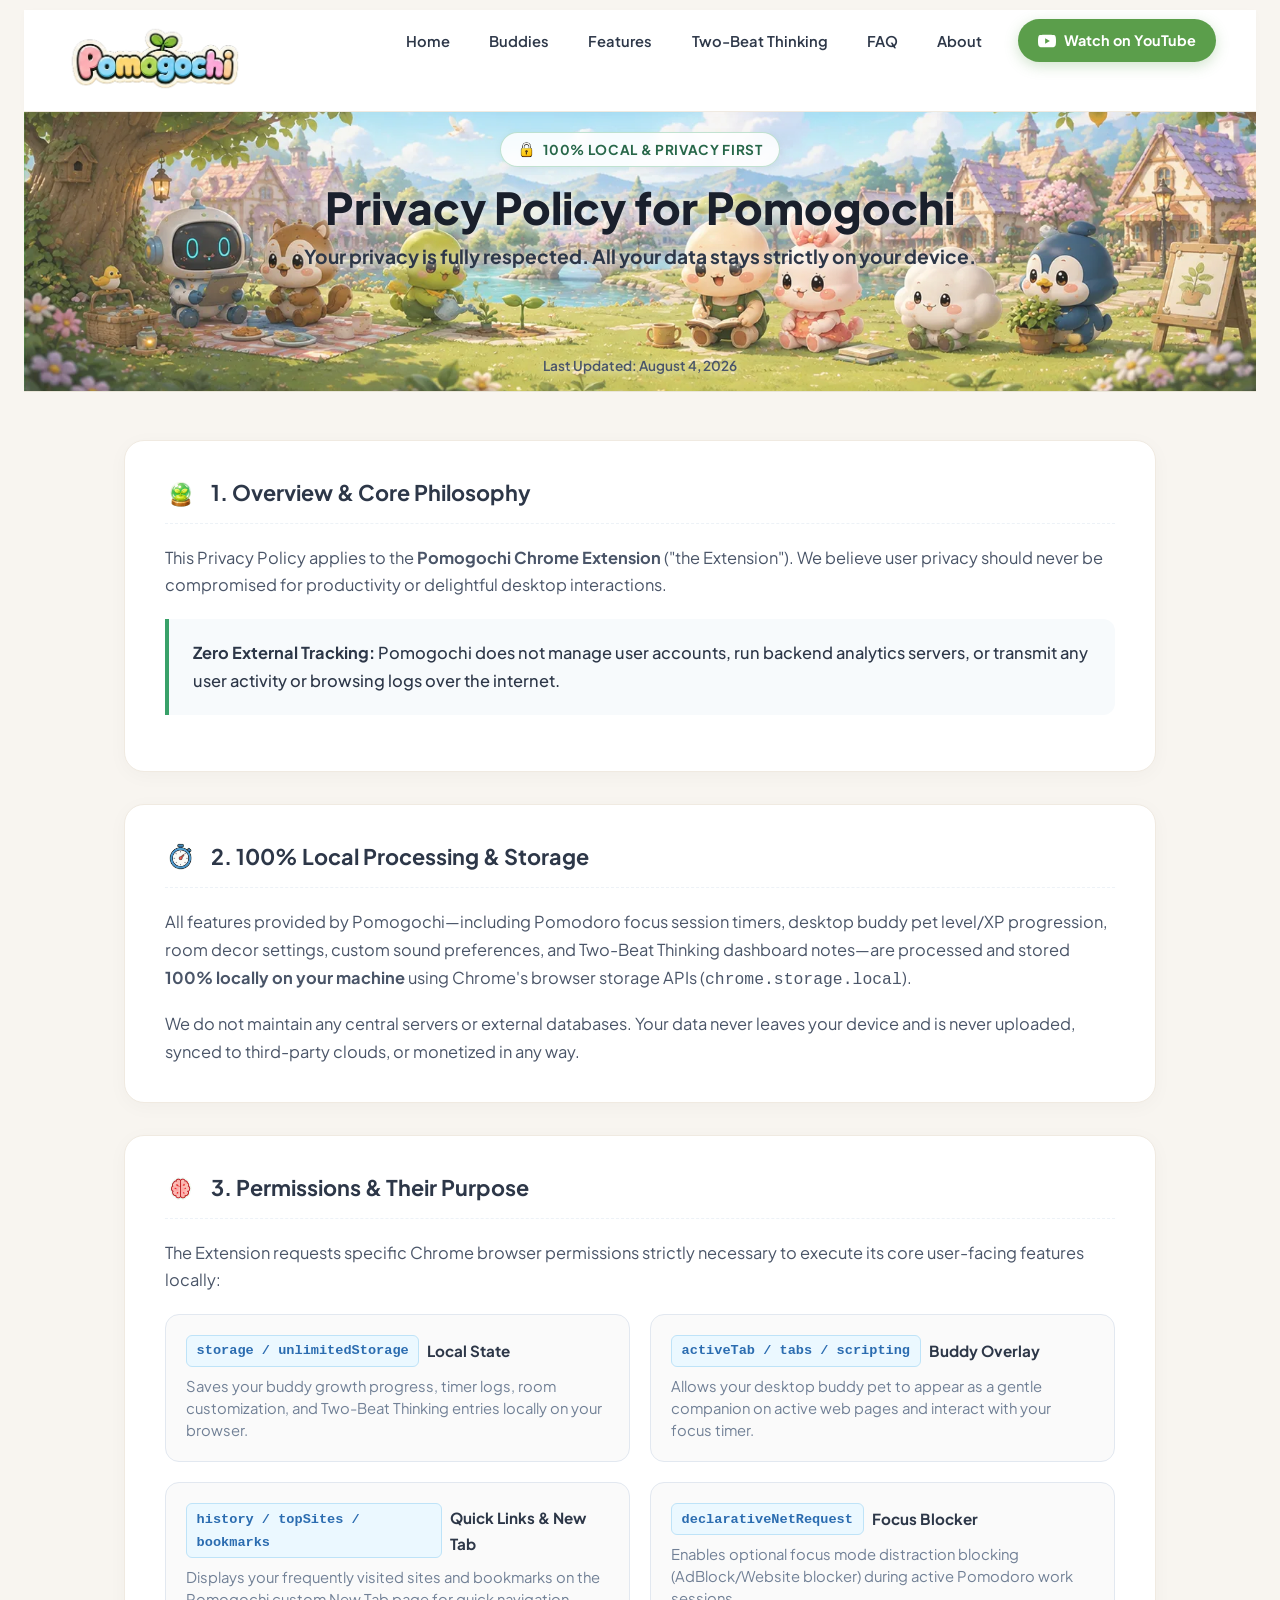
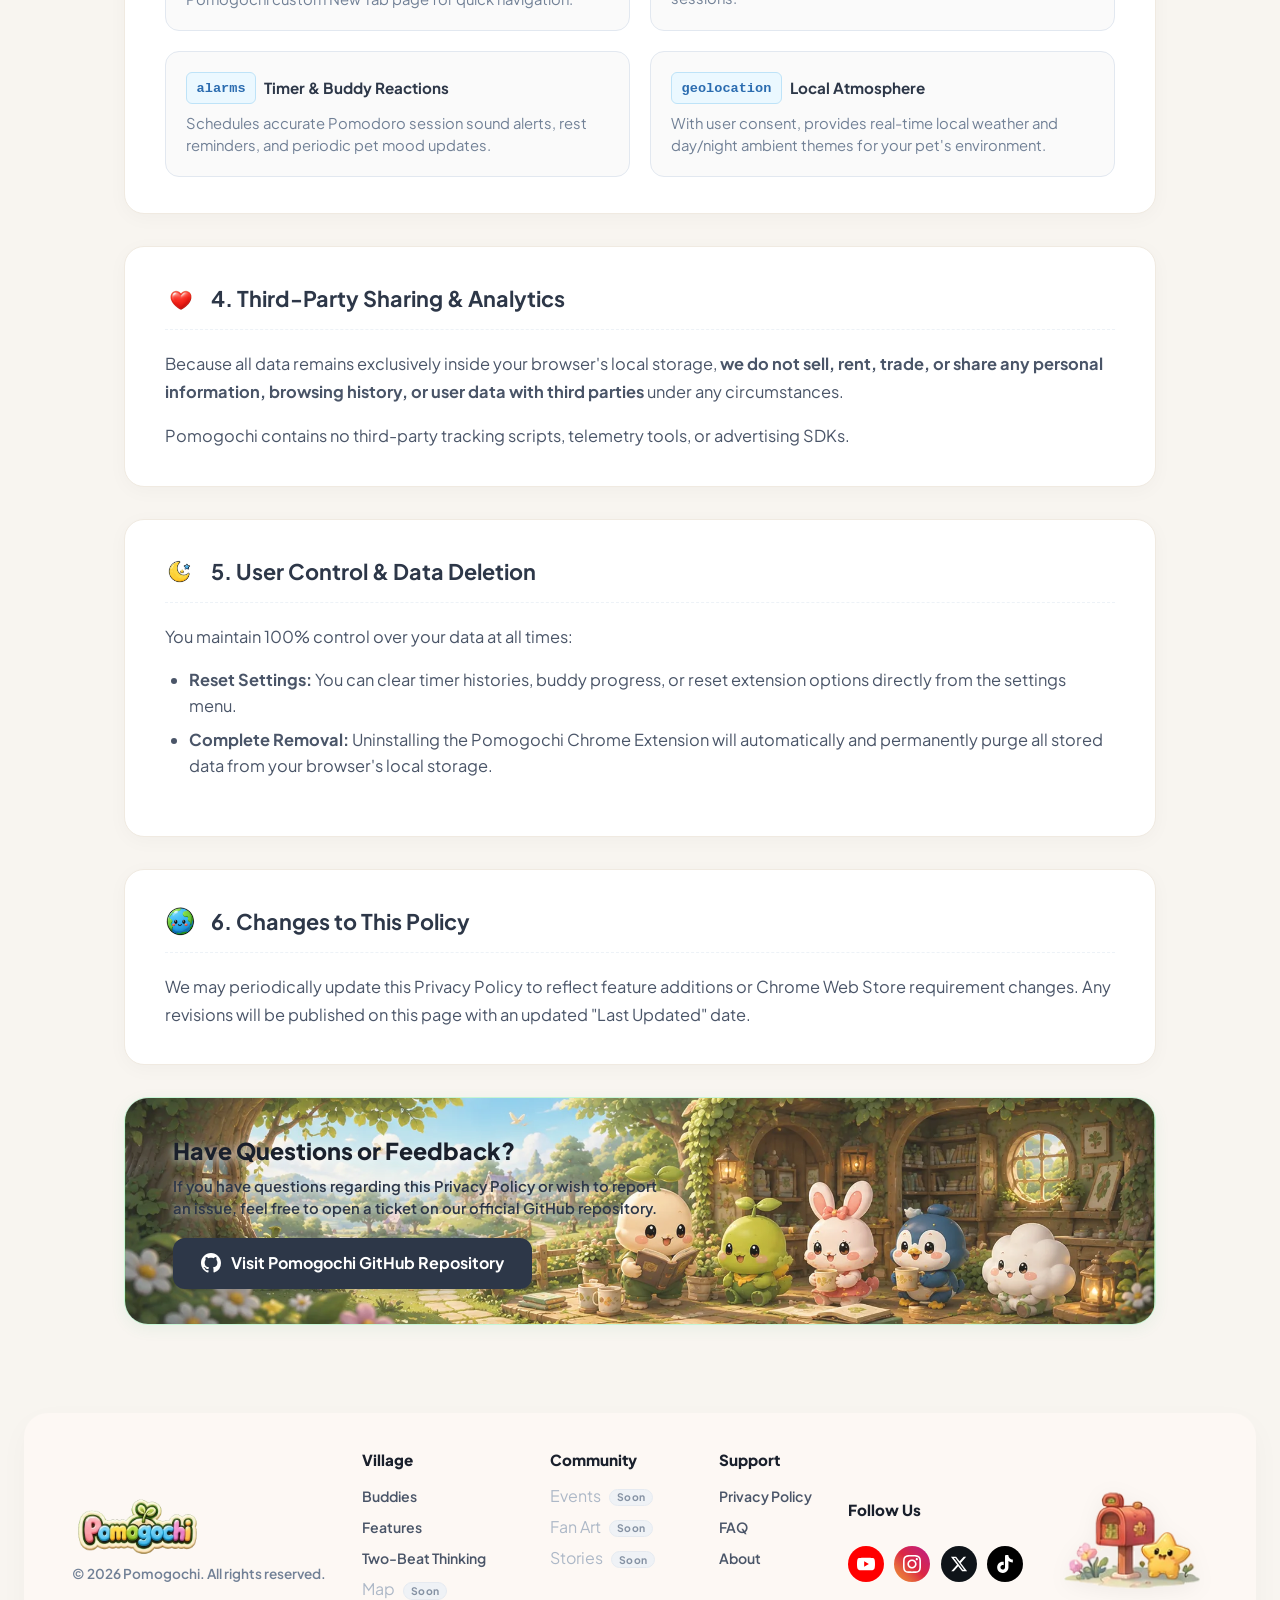
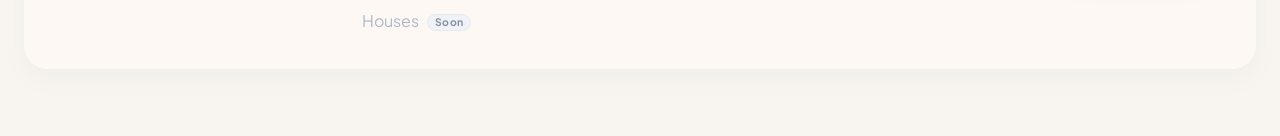
<file: privacy.html>
<!DOCTYPE html>
<html lang="en">
<head>
  <meta charset="UTF-8">
  <meta name="viewport" content="width=device-width, initial-scale=1.0">
  <title>Privacy Policy - Pomogochi</title>
  <meta name="description" content="Privacy Policy for Pomogochi Chrome Extension. 100% local data processing with zero external data collection.">
  
  <!-- Favicon -->
  <link rel="icon" type="image/webp" href="assets/images/reward_sprout_seed.webp">

  <!-- Open Graph / Social Media -->
  <meta property="og:type" content="website">
  <meta property="og:url" content="https://junpapapo.github.io/Pomogochi/privacy.html">
  <meta property="og:title" content="Privacy Policy - Pomogochi">
  <meta property="og:description" content="100% local data processing with zero external data collection. Privacy First for Pomogochi.">
  <meta property="og:image" content="https://junpapapo.github.io/Pomogochi/assets/images/privacy-bg_NoBG_02.webp">
  <meta name="twitter:card" content="summary_large_image">

  <!-- Google Fonts -->
  <link rel="preconnect" href="https://fonts.googleapis.com">
  <link rel="preconnect" href="https://fonts.gstatic.com" crossorigin>
  <link href="https://fonts.googleapis.com/css2?family=Plus+Jakarta+Sans:wght@500;600;700;800&display=swap" rel="stylesheet">
  
  <link rel="stylesheet" href="style.css">
</head>
<body>

  <!-- Main Site Container -->
  <div class="site-container">

    <!-- Navbar / Header (Standalone Compact White Header) -->
    <header class="navbar navbar-standalone">
      <div class="nav-left">
        <a href="index.html" class="logo-link">
          <img src="assets/images/logo-about.webp" alt="Pomogochi" class="nav-logo">
        </a>
      </div>

      <nav class="nav-center">
        <ul class="nav-links">
          <li><a href="index.html#home">Home</a></li>
          <li><a href="buddies.html">Buddies</a></li>
          <li><a href="features.html">Features</a></li>
          <li><a href="two-beat-thinking.html">Two-Beat Thinking</a></li>
          <li><a href="faq.html">FAQ</a></li>
          <li><a href="about.html">About</a></li>
        </ul>
      </nav>

      <div class="nav-right">
        <a href="https://www.youtube.com/@Pomogochi" target="_blank" rel="noopener noreferrer" class="btn-youtube">
          <svg class="yt-icon" viewBox="0 0 24 24" fill="currentColor">
            <path d="M23.498 6.186a3.016 3.016 0 0 0-2.122-2.136C19.505 3.545 12 3.545 12 3.545s-7.505 0-9.377.505A3.017 3.017 0 0 0 .502 6.186C0 8.07 0 12 0 12s0 3.93.502 5.814a3.016 3.016 0 0 0 2.122 2.136c1.871.505 9.376.505 9.376.505s7.505 0 9.377-.505a3.015 3.015 0 0 0 2.122-2.136C24 15.93 24 12 24 12s0-3.93-.502-5.814zM9.545 15.568V8.432L15.818 12l-6.273 3.568z"/>
          </svg>
          <span>Watch on YouTube</span>
        </a>
      </div>
    </header>

    <!-- Main Privacy Policy Page Content -->
    <main class="privacy-page-container">

      <!-- Hero Banner Section -->
      <section class="privacy-hero-section">
        <div class="privacy-hero-bg-container">
          <picture>
            <source srcset="assets/images/privacy-bg_NoBG_02.webp" type="image/webp">
            <img src="assets/images/privacy-bg_NoBG_02.webp" alt="Privacy Policy Background" class="privacy-hero-bg-img">
          </picture>
        </div>
        <div class="privacy-hero-content">
          <div class="privacy-badge">
            <img src="assets/images/sys_act_lock_gold.webp" alt="Lock Icon" class="privacy-badge-icon">
            <span>100% Local & Privacy First</span>
          </div>
          <h1 class="privacy-title">Privacy Policy for Pomogochi</h1>
          <p class="privacy-tagline">Your privacy is fully respected. All your data stays strictly on your device.</p>
        </div>
        <div class="privacy-last-updated">Last Updated: August 4, 2026</div>
      </section>

      <!-- Content Sections in Cozy Cards -->
      <section class="privacy-content-section">

        <!-- 1. Overview -->
        <article class="privacy-card">
          <div class="privacy-card-header">
            <img src="assets/images/reward_sprout_glass_dome.webp" alt="Sprout" class="privacy-card-icon">
            <h2 class="privacy-card-title">1. Overview & Core Philosophy</h2>
          </div>
          <div class="privacy-card-body">
            <p>
              This Privacy Policy applies to the <strong>Pomogochi Chrome Extension</strong> ("the Extension"). 
              We believe user privacy should never be compromised for productivity or delightful desktop interactions.
            </p>
            <div class="privacy-highlight-box">
              <strong>Zero External Tracking:</strong> Pomogochi does not manage user accounts, run backend analytics servers, or transmit any user activity or browsing logs over the internet.
            </div>
          </div>
        </article>

        <!-- 2. 100% Local Storage & Processing -->
        <article class="privacy-card">
          <div class="privacy-card-header">
            <img src="assets/images/sys_3d_app_grid.webp" alt="Storage" class="privacy-card-icon">
            <h2 class="privacy-card-title">2. 100% Local Processing & Storage</h2>
          </div>
          <div class="privacy-card-body">
            <p>
              All features provided by Pomogochi—including Pomodoro focus session timers, desktop buddy pet level/XP progression, room decor settings, custom sound preferences, and Two-Beat Thinking dashboard notes—are processed and stored <strong>100% locally on your machine</strong> using Chrome's browser storage APIs (<code>chrome.storage.local</code>).
            </p>
            <p>
              We do not maintain any central servers or external databases. Your data never leaves your device and is never uploaded, synced to third-party clouds, or monetized in any way.
            </p>
          </div>
        </article>

        <!-- 3. Requested Permissions & Purpose -->
        <article class="privacy-card">
          <div class="privacy-card-header">
            <img src="assets/images/sys_tk_brain.webp" alt="Permissions" class="privacy-card-icon">
            <h2 class="privacy-card-title">3. Permissions & Their Purpose</h2>
          </div>
          <div class="privacy-card-body">
            <p>
              The Extension requests specific Chrome browser permissions strictly necessary to execute its core user-facing features locally:
            </p>

            <div class="privacy-perm-grid">
              <!-- Storage -->
              <div class="privacy-perm-item">
                <div class="privacy-perm-header">
                  <span class="privacy-perm-badge">storage / unlimitedStorage</span>
                  <span class="privacy-perm-name">Local State</span>
                </div>
                <p class="privacy-perm-desc">Saves your buddy growth progress, timer logs, room customization, and Two-Beat Thinking entries locally on your browser.</p>
              </div>

              <!-- ActiveTab & Tabs & Scripting -->
              <div class="privacy-perm-item">
                <div class="privacy-perm-header">
                  <span class="privacy-perm-badge">activeTab / tabs / scripting</span>
                  <span class="privacy-perm-name">Buddy Overlay</span>
                </div>
                <p class="privacy-perm-desc">Allows your desktop buddy pet to appear as a gentle companion on active web pages and interact with your focus timer.</p>
              </div>

              <!-- History / TopSites / Bookmarks -->
              <div class="privacy-perm-item">
                <div class="privacy-perm-header">
                  <span class="privacy-perm-badge">history / topSites / bookmarks</span>
                  <span class="privacy-perm-name">Quick Links & New Tab</span>
                </div>
                <p class="privacy-perm-desc">Displays your frequently visited sites and bookmarks on the Pomogochi custom New Tab page for quick navigation.</p>
              </div>

              <!-- DeclarativeNetRequest -->
              <div class="privacy-perm-item">
                <div class="privacy-perm-header">
                  <span class="privacy-perm-badge">declarativeNetRequest</span>
                  <span class="privacy-perm-name">Focus Blocker</span>
                </div>
                <p class="privacy-perm-desc">Enables optional focus mode distraction blocking (AdBlock/Website blocker) during active Pomodoro work sessions.</p>
              </div>

              <!-- Alarms -->
              <div class="privacy-perm-item">
                <div class="privacy-perm-header">
                  <span class="privacy-perm-badge">alarms</span>
                  <span class="privacy-perm-name">Timer & Buddy Reactions</span>
                </div>
                <p class="privacy-perm-desc">Schedules accurate Pomodoro session sound alerts, rest reminders, and periodic pet mood updates.</p>
              </div>

              <!-- Geolocation (Optional) -->
              <div class="privacy-perm-item">
                <div class="privacy-perm-header">
                  <span class="privacy-perm-badge">geolocation</span>
                  <span class="privacy-perm-name">Local Atmosphere</span>
                </div>
                <p class="privacy-perm-desc">With user consent, provides real-time local weather and day/night ambient themes for your pet's environment.</p>
              </div>
            </div>
          </div>
        </article>

        <!-- 4. Third-Party Sharing -->
        <article class="privacy-card">
          <div class="privacy-card-header">
            <img src="assets/images/roulette_emoji_heart.webp" alt="Sharing" class="privacy-card-icon">
            <h2 class="privacy-card-title">4. Third-Party Sharing & Analytics</h2>
          </div>
          <div class="privacy-card-body">
            <p>
              Because all data remains exclusively inside your browser's local storage, <strong>we do not sell, rent, trade, or share any personal information, browsing history, or user data with third parties</strong> under any circumstances.
            </p>
            <p>
              Pomogochi contains no third-party tracking scripts, telemetry tools, or advertising SDKs.
            </p>
          </div>
        </article>

        <!-- 5. User Control & Data Retention -->
        <article class="privacy-card">
          <div class="privacy-card-header">
            <img src="assets/images/weather_70_moon_stars2.webp" alt="Control" class="privacy-card-icon">
            <h2 class="privacy-card-title">5. User Control & Data Deletion</h2>
          </div>
          <div class="privacy-card-body">
            <p>
              You maintain 100% control over your data at all times:
            </p>
            <ul>
              <li><strong>Reset Settings:</strong> You can clear timer histories, buddy progress, or reset extension options directly from the settings menu.</li>
              <li><strong>Complete Removal:</strong> Uninstalling the Pomogochi Chrome Extension will automatically and permanently purge all stored data from your browser's local storage.</li>
            </ul>
          </div>
        </article>

        <!-- 6. Policy Updates -->
        <article class="privacy-card">
          <div class="privacy-card-header">
            <img src="assets/images/sys_3d_earth_globe.webp" alt="Updates" class="privacy-card-icon">
            <h2 class="privacy-card-title">6. Changes to This Policy</h2>
          </div>
          <div class="privacy-card-body">
            <p>
              We may periodically update this Privacy Policy to reflect feature additions or Chrome Web Store requirement changes. Any revisions will be published on this page with an updated "Last Updated" date.
            </p>
          </div>
        </article>

        <!-- 7. Contact Us -->
        <div class="privacy-contact-box">
          <div class="privacy-contact-bg-container">
            <picture>
              <source srcset="assets/images/privacy-bg_NoBG_01.webp" type="image/webp">
              <img src="assets/images/privacy-bg_NoBG_01.webp" alt="Privacy Contact Background" class="privacy-contact-bg-img">
            </picture>
          </div>
          <div class="privacy-contact-content">
            <h2 class="privacy-contact-title">Have Questions or Feedback?</h2>
            <p class="privacy-contact-desc">
              If you have questions regarding this Privacy Policy or wish to report an issue, feel free to open a ticket on our official GitHub repository.
            </p>
            <a href="https://github.com/Junpapapo/Pomogochi" target="_blank" rel="noopener noreferrer" class="btn-github-issue">
              <svg viewBox="0 0 24 24">
                <path d="M12 0C5.37 0 0 5.37 0 12c0 5.31 3.435 9.795 8.205 11.385.6.105.825-.255.825-.57 0-.285-.015-1.23-.015-2.235-3.015.555-3.795-.735-4.035-1.41-.135-.345-.72-1.41-1.23-1.695-.42-.225-1.02-.78-.015-.795.945-.015 1.62.87 1.845 1.23 1.08 1.815 2.805 1.305 3.495.99.105-.78.42-1.305.765-1.605-2.67-.3-5.46-1.335-5.46-5.925 0-1.305.465-2.385 1.23-3.225-.12-.3-.54-1.53.12-3.18 0 0 1.005-.315 3.3 1.23.96-.27 1.98-.405 3-.405s2.04.135 3 .405c2.295-1.56 3.3-1.23 3.3-1.23.66 1.65.24 2.88.12 3.18.765.84 1.23 1.905 1.23 3.225 0 4.605-2.805 5.625-5.475 5.925.435.375.81 1.095.81 2.22 0 1.605-.015 2.895-.015 3.3 0 .315.225.69.825.57A12.02 12.02 0 0024 12c0-6.63-5.37-12-12-12z"/>
              </svg>
              <span>Visit Pomogochi GitHub Repository</span>
            </a>
          </div>
        </div>

      </section>

    </main>

    <!-- Footer Section -->
    <footer class="footer-card">
      <!-- Left Column: Logo & Copyright -->
      <div class="footer-col footer-brand">
        <a href="index.html" class="footer-logo-link">
          <img src="assets/images/footer-logo.webp" alt="Pomogochi" class="footer-logo footer-logo-default">
          <img src="assets/images/footer-logo-hover.webp" alt="Pomogochi Hover" class="footer-logo footer-logo-hover">
        </a>
        <p class="copyright">© 2026 Pomogochi. All rights reserved.</p>
      </div>

      <!-- Middle Columns: Navigation Links -->
      <div class="footer-col footer-links-group">
        <div class="footer-link-col">
          <h4 class="footer-heading">Village</h4>
          <ul>
            <li><a href="buddies.html">Buddies</a></li>
            <li><a href="features.html">Features</a></li>
            <li><a href="two-beat-thinking.html">Two-Beat Thinking</a></li>
            <li><span class="footer-link-disabled">Map <span class="footer-badge-soon">Soon</span></span></li>
            <li><span class="footer-link-disabled">Houses <span class="footer-badge-soon">Soon</span></span></li>
          </ul>
        </div>

        <div class="footer-link-col">
          <h4 class="footer-heading">Community</h4>
          <ul>
            <li><span class="footer-link-disabled">Events <span class="footer-badge-soon">Soon</span></span></li>
            <li><span class="footer-link-disabled">Fan Art <span class="footer-badge-soon">Soon</span></span></li>
            <li><span class="footer-link-disabled">Stories <span class="footer-badge-soon">Soon</span></span></li>
          </ul>
        </div>

        <div class="footer-link-col">
          <h4 class="footer-heading">Support</h4>
          <ul>
            <li><a href="privacy.html">Privacy Policy</a></li>
            <li><a href="faq.html">FAQ</a></li>
            <li><a href="about.html">About</a></li>
          </ul>
        </div>
      </div>

      <!-- Social Icons Column -->
      <div class="footer-col footer-social">
        <h4 class="footer-heading">Follow Us</h4>
        <div class="social-icons">
          <a href="https://www.youtube.com/@Pomogochi" target="_blank" rel="noopener noreferrer" class="social-btn social-yt" aria-label="YouTube">
            <svg viewBox="0 0 24 24" fill="currentColor"><path d="M23.498 6.186a3.016 3.016 0 0 0-2.122-2.136C19.505 3.545 12 3.545 12 3.545s-7.505 0-9.377.505A3.017 3.017 0 0 0 .502 6.186C0 8.07 0 12 0 12s0 3.93.502 5.814a3.016 3.016 0 0 0 2.122 2.136c1.871.505 9.376.505 9.376.505s7.505 0 9.377-.505a3.015 3.015 0 0 0 2.122-2.136C24 15.93 24 12 24 12s0-3.93-.502-5.814zM9.545 15.568V8.432L15.818 12l-6.273 3.568z"/></svg>
          </a>
          <a href="#" class="social-btn social-insta" aria-label="Instagram">
            <svg viewBox="0 0 24 24" fill="currentColor"><path d="M12 2.163c3.204 0 3.584.012 4.85.07 3.252.148 4.771 1.691 4.919 4.919.058 1.265.069 1.645.069 4.849 0 3.205-.012 3.584-.069 4.849-.149 3.225-1.664 4.771-4.919 4.919-1.266.058-1.644.07-4.85.07-3.204 0-3.584-.012-4.849-.07-3.26-.149-4.771-1.699-4.919-4.92-.058-1.265-.07-1.644-.07-4.849 0-3.204.013-3.583.07-4.849.149-3.227 1.664-4.771 4.919-4.919 1.266-.057 1.645-.069 4.849-.069zm0-2.163c-3.259 0-3.667.014-4.947.072-4.358.2-6.78 2.618-6.98 6.98-.059 1.281-.073 1.689-.073 4.948 0 3.259.014 3.668.072 4.948.2 4.358 2.618 6.78 6.98 6.98 1.281.058 1.689.072 4.948.072 3.259 0 3.668-.014 4.948-.072 4.354-.2 6.782-2.618 6.979-6.98.059-1.28.073-1.689.073-4.948 0-3.259-.014-3.667-.072-4.947-.196-4.354-2.617-6.78-6.979-6.98-1.281-.059-1.69-.073-4.949-.073zm0 5.838c-3.403 0-6.162 2.759-6.162 6.162s2.759 6.163 6.162 6.163 6.162-2.759 6.162-6.163c0-3.403-2.759-6.162-6.162-6.162zm0 10.162c-2.209 0-4-1.79-4-4 0-2.209 1.791-4 4-4s4 1.791 4 4c0 2.21-1.791 4-4 4zm6.406-11.845c-.796 0-1.441.645-1.441 1.44s.645 1.44 1.441 1.44c.795 0 1.439-.645 1.439-1.44s-.644-1.44-1.439-1.44z"/></svg>
          </a>
          <a href="#" class="social-btn social-x" aria-label="X">
            <svg viewBox="0 0 24 24" fill="currentColor"><path d="M18.244 2.25h3.308l-7.227 8.26 8.502 11.24H16.17l-5.214-6.817L4.99 21.75H1.68l7.73-8.835L1.254 2.25H8.08l4.713 6.231zm-1.161 17.52h1.833L7.084 4.126H5.117z"/></svg>
          </a>
          <a href="#" class="social-btn social-tiktok" aria-label="TikTok">
            <svg viewBox="0 0 24 24" fill="currentColor"><path d="M12.525.02c1.31-.02 2.61-.01 3.91-.02.08 1.53.63 3.09 1.75 4.17 1.12 1.11 2.7 1.62 4.24 1.79v4.03c-1.44-.05-2.89-.35-4.2-.97-.57-.26-1.1-.59-1.62-.93-.01 2.92.01 5.84-.02 8.75-.08 1.4-.54 2.79-1.35 3.94-1.31 1.92-3.58 3.17-5.91 3.21-1.43.08-2.86-.31-4.08-1.03-2.02-1.19-3.44-3.37-3.65-5.71-.02-.5-.03-1-.01-1.49.18-1.9 1.12-3.72 2.58-4.96 1.66-1.44 3.98-2.13 6.15-1.72.02 1.48-.04 2.96-.04 4.44-.99-.32-2.15-.23-3.02.37-.82.57-1.33 1.54-1.34 2.53a3.02 3.02 0 0 0 2.25 2.9c.96.28 2.05.07 2.85-.56.63-.5.98-1.28 1.01-2.08.01-4.99.01-9.97.01-14.96z"/></svg>
          </a>
        </div>
      </div>

      <!-- Right Column: Character/Mailbox Image -->
      <div class="footer-col footer-character-slot">
        <img src="assets/images/footer-character.webp" alt="Pomogochi Buddy & Mailbox" class="footer-character-img">
      </div>
    </footer>

    <!-- Scroll to Top Button -->
    <button id="scrollToTopBtn" class="scroll-to-top-btn" aria-label="Scroll to Top">
      <img src="assets/images/arrow_curved_up.webp" alt="Top" class="scroll-top-img">
    </button>

    <script>
      const scrollBtn = document.getElementById('scrollToTopBtn');
      if (scrollBtn) {
        window.addEventListener('scroll', () => {
          if (window.scrollY > 300) {
            scrollBtn.classList.add('show');
          } else {
            scrollBtn.classList.remove('show');
          }
        });
        scrollBtn.addEventListener('click', () => {
          window.scrollTo({ top: 0, behavior: 'smooth' });
        });
      }
    </script>
  </div>
</body>
</html>
</file>
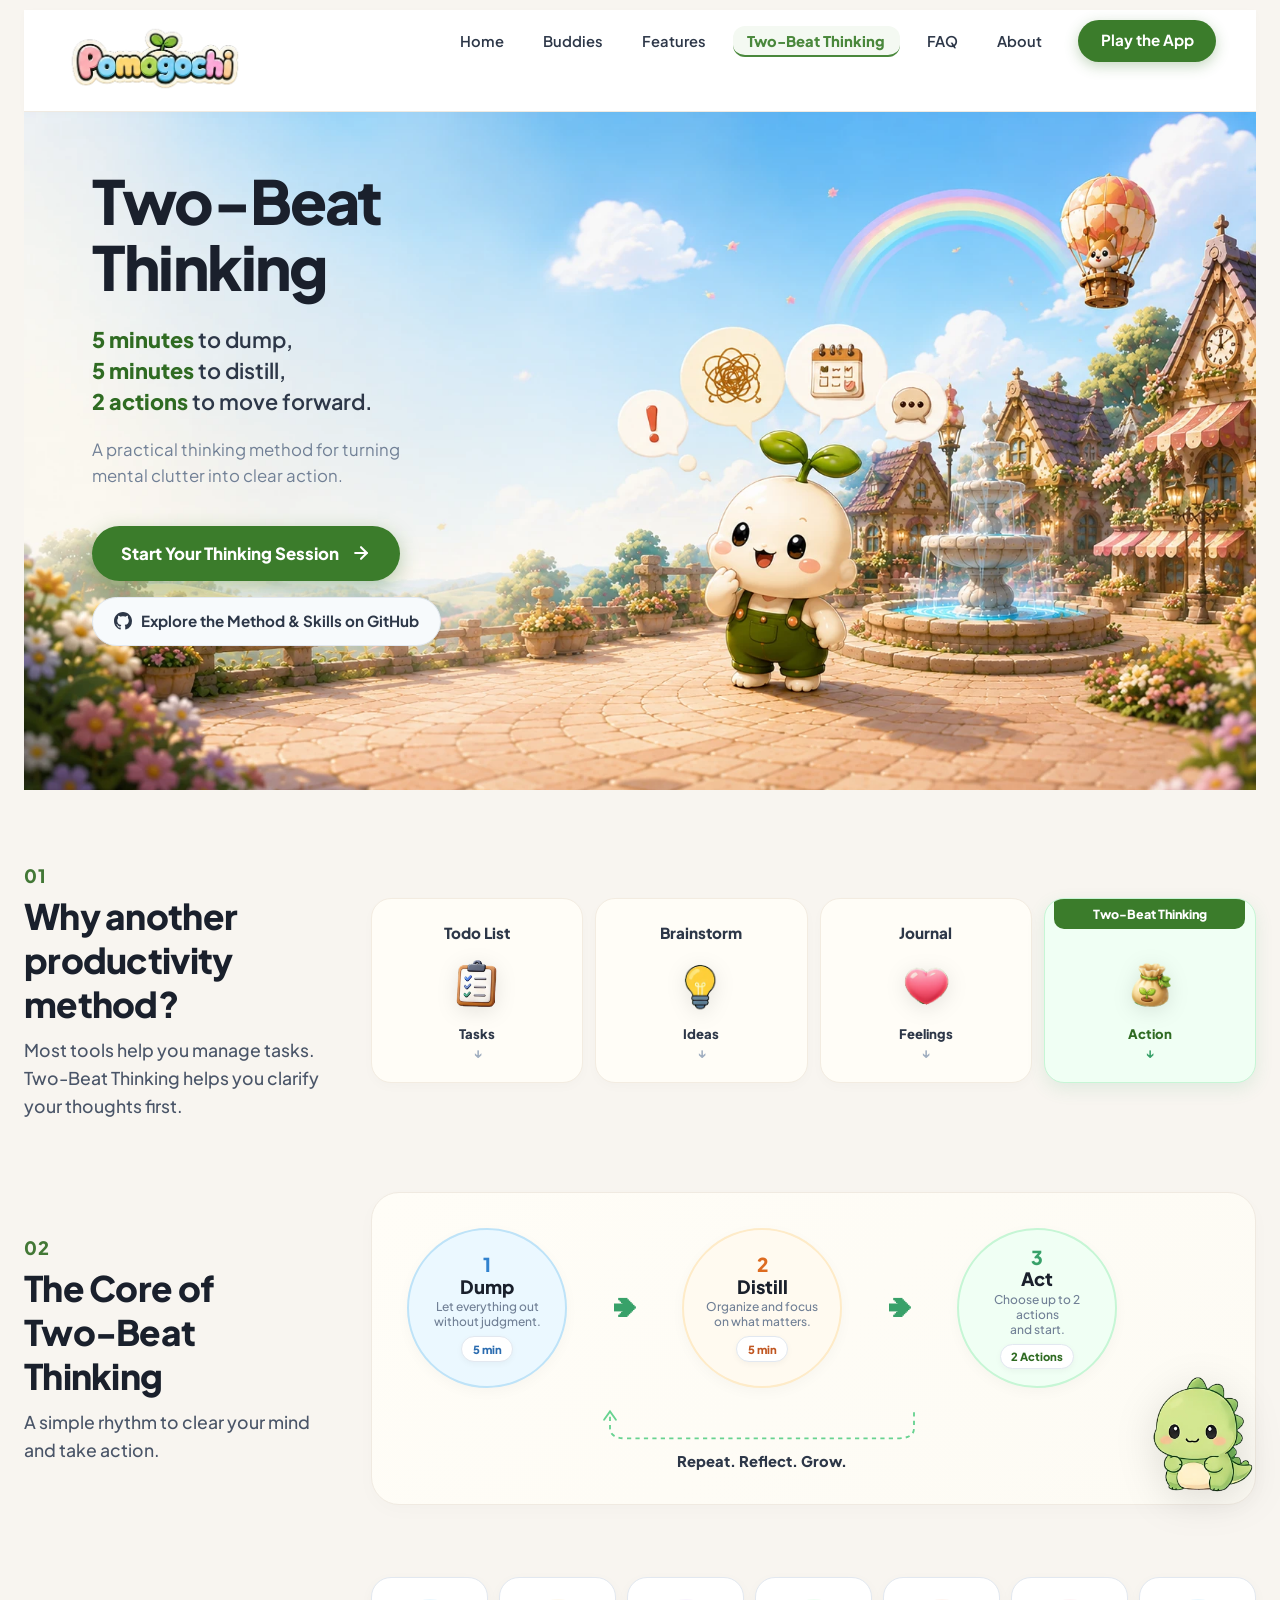
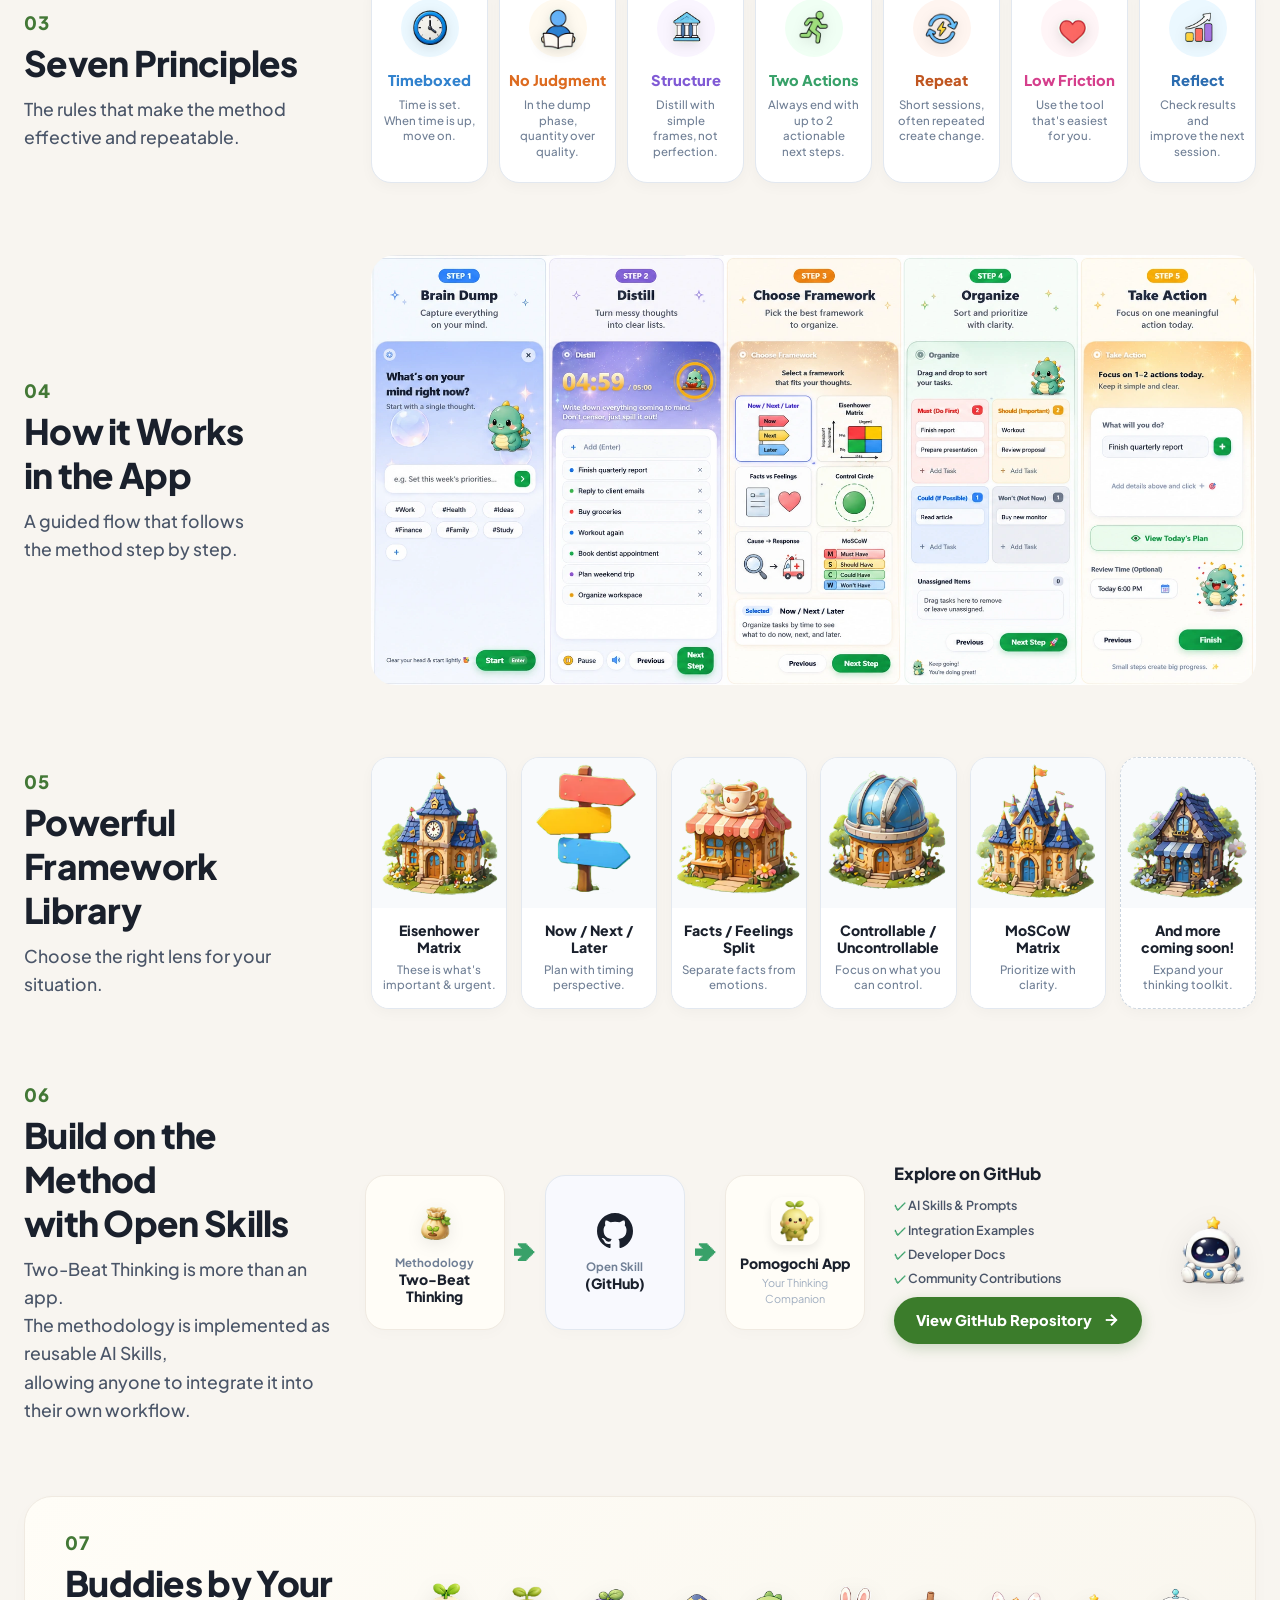
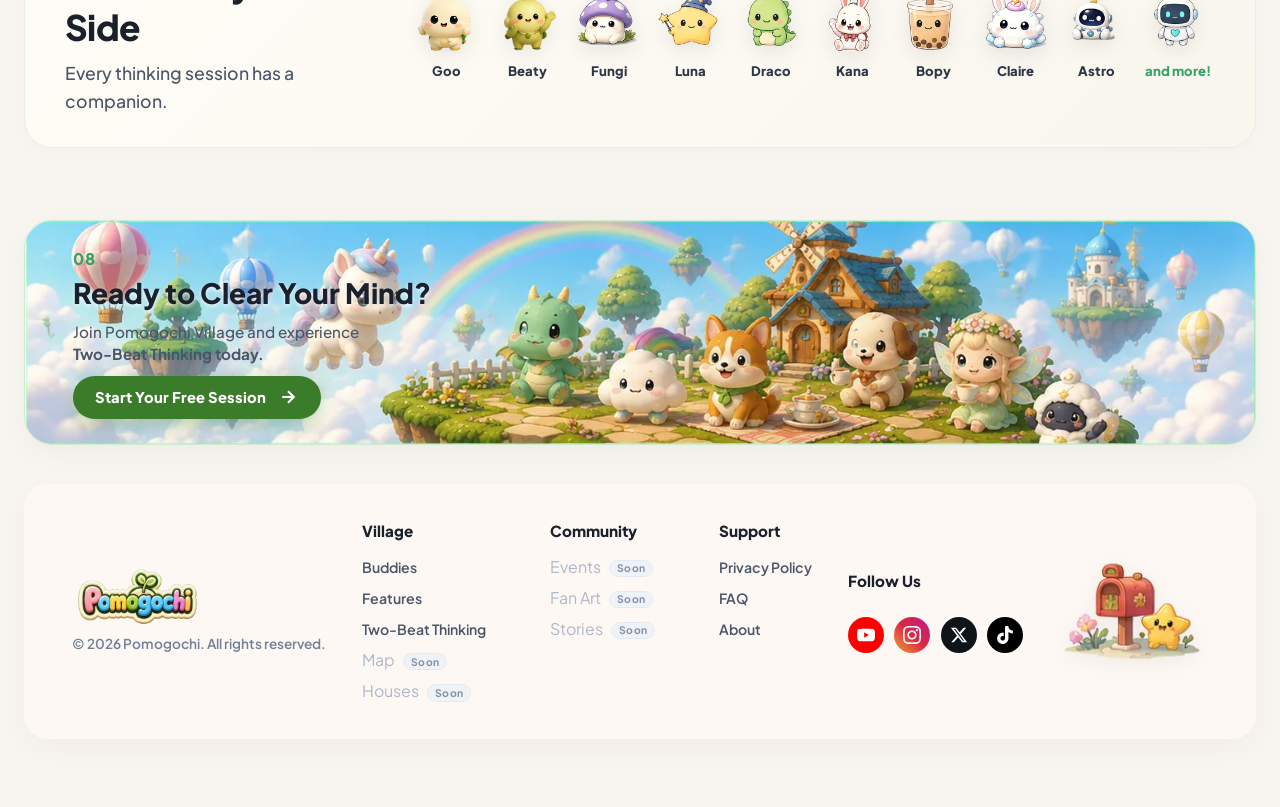
<file: two-beat-thinking.html>
<!DOCTYPE html>
<html lang="ko">
<head>
  <meta charset="UTF-8">
  <meta name="viewport" content="width=device-width, initial-scale=1.0">
  <title>Two-Beat Thinking - Pomogochi</title>
  <meta name="description" content="5 minutes to dump, 5 minutes to distill, 2 actions to move forward. A practical thinking method for turning mental clutter into clear action.">
  
  <!-- Favicon -->
  <link rel="icon" type="image/webp" href="assets/images/reward_sprout_seed.webp">

  <!-- Open Graph / Social Media -->
  <meta property="og:type" content="website">
  <meta property="og:url" content="https://junpapapo.github.io/Pomogochi/two-beat-thinking.html">
  <meta property="og:title" content="Two-Beat Thinking - Practical Mind Distillation">
  <meta property="og:description" content="5 minutes to dump, 5 minutes to distill, 2 actions to move forward. Turn mental clutter into clear action.">
  <meta property="og:image" content="https://junpapapo.github.io/Pomogochi/assets/images/two-beat-bg.webp">
  <meta name="twitter:card" content="summary_large_image">

  <!-- Google Fonts -->
  <link rel="preconnect" href="https://fonts.googleapis.com">
  <link rel="preconnect" href="https://fonts.gstatic.com" crossorigin>
  <link href="https://fonts.googleapis.com/css2?family=Plus+Jakarta+Sans:wght@500;600;700;800&display=swap" rel="stylesheet">
  
  <link rel="stylesheet" href="style.css">
</head>
<body>

  <!-- Main Site Container -->
  <div class="site-container">

    <!-- Navbar / Header (Standalone Compact White Header) -->
    <header class="navbar navbar-standalone">
      <div class="nav-left">
        <a href="index.html" class="logo-link">
          <img src="assets/images/logo-about.webp" alt="Pomogochi" class="nav-logo">
        </a>
      </div>

      <nav class="nav-center">
        <ul class="nav-links">
          <li><a href="index.html#home">Home</a></li>
          <li><a href="buddies.html">Buddies</a></li>
          <li><a href="features.html">Features</a></li>
          <li><a href="two-beat-thinking.html" class="active">Two-Beat Thinking</a></li>
          <li><a href="faq.html">FAQ</a></li>
          <li><a href="about.html">About</a></li>
        </ul>
      </nav>

      <div class="nav-right">
        <a href="https://www.youtube.com/@Pomogochi" target="_blank" rel="noopener noreferrer" class="btn-play-app">
          <span>Play the App</span>
        </a>
      </div>
    </header>

    <!-- Main Two-Beat Thinking Page Content -->
    <main class="tbt-page-container">

      <!-- Hero Section with Right-Aligned Background -->
      <section class="tbt-hero-section">
        <!-- Background Image Right-Aligned -->
        <div class="tbt-hero-bg-container">
          <picture>
            <source srcset="assets/images/two-beat-bg.webp" type="image/webp">
            <img src="assets/images/two-beat-bg.png" alt="Two-Beat Thinking Hero Background" class="tbt-hero-bg-img">
          </picture>
        </div>

        <div class="tbt-hero-content">
          <h1 class="tbt-hero-title">Two-Beat<br>Thinking</h1>
          <p class="tbt-hero-subtitle">
            <strong class="text-green-bold">5 minutes</strong> to dump,<br>
            <strong class="text-green-bold">5 minutes</strong> to distill,<br>
            <strong class="text-green-bold">2 actions</strong> to move forward.
          </p>
          <p class="tbt-hero-desc">
            A practical thinking method for turning<br>
            mental clutter into clear action.
          </p>
          <div class="tbt-hero-actions">
            <a href="#core-method" class="btn-tbt-primary">
              <span>Start Your Thinking Session</span>
              <svg viewBox="0 0 24 24" fill="none" stroke="currentColor" stroke-width="2.5" stroke-linecap="round" stroke-linejoin="round" class="arrow-icon"><line x1="5" y1="12" x2="19" y2="12"></line><polyline points="12 5 19 12 12 19"></polyline></svg>
            </a>
            <a href="https://github.com/Junpapapo/Pomogochi/blob/main/two-beat-thinking/README.md" target="_blank" rel="noopener noreferrer" class="btn-tbt-secondary">
              <svg viewBox="0 0 24 24" fill="currentColor" class="github-icon"><path d="M12 0C5.37 0 0 5.37 0 12c0 5.31 3.435 9.795 8.205 11.385.6.105.825-.255.825-.57 0-.285-.015-1.23-.015-2.235-3.015.555-3.795-.735-4.035-1.41-.135-.345-.72-1.41-1.23-1.695-.42-.225-1.02-.78-.015-.795.945-.015 1.62.87 1.845 1.23 1.08 1.815 2.805 1.305 3.495.99.105-.78.42-1.305.765-1.605-2.67-.3-5.46-1.335-5.46-5.925 0-1.305.465-2.385 1.23-3.225-.12-.3-.54-1.53.12-3.18 0 0 1.005-.315 3.3 1.23.96-.27 1.98-.405 3-.405s2.04.135 3 .405c2.295-1.56 3.3-1.23 3.3-1.23.66 1.65.24 2.88.12 3.18.765.84 1.23 1.905 1.23 3.225 0 4.605-2.805 5.625-5.475 5.925.435.375.81 1.095.81 2.22 0 1.605-.015 2.895-.015 3.3 0 .315.225.69.825.57A12.02 12.02 0 0024 12c0-6.63-5.37-12-12-12z"/></svg>
              <span>Explore the Method &amp; Skills on GitHub</span>
            </a>
          </div>
        </div>
      </section>

      <!-- Section 01: Why another productivity method? -->
      <section class="tbt-section tbt-sec-01">
        <div class="tbt-sec01-layout">
          <!-- Left Header Column -->
          <div class="tbt-sec01-header">
            <span class="tbt-num">01</span>
            <h2 class="tbt-sec-title">Why another<br>productivity method?</h2>
            <p class="tbt-sec-desc">
              Most tools help you manage tasks.<br>
              Two-Beat Thinking helps you clarify your thoughts first.
            </p>
          </div>

          <!-- Right 4 Cards Grid (1 Row, 4 Columns) -->
          <div class="tbt-sec01-grid">
            <!-- Card 1: Todo List -->
            <div class="tbt-compare-card">
              <h3 class="compare-title">Todo List</h3>
              <div class="compare-icon-wrapper">
                <img src="assets/images/todo_list.webp" alt="Todo List" class="comp-icon-img">
              </div>
              <div class="compare-footer">
                <span class="compare-tag">Tasks</span>
                <span class="down-arrow">↓</span>
              </div>
            </div>

            <!-- Card 2: Brainstorm -->
            <div class="tbt-compare-card">
              <h3 class="compare-title">Brainstorm</h3>
              <div class="compare-icon-wrapper">
                <img src="assets/images/sys_3d_calendar_star.webp" alt="Brainstorm" class="comp-icon-img">
              </div>
              <div class="compare-footer">
                <span class="compare-tag">Ideas</span>
                <span class="down-arrow">↓</span>
              </div>
            </div>

            <!-- Card 3: Journal -->
            <div class="tbt-compare-card">
              <h3 class="compare-title">Journal</h3>
              <div class="compare-icon-wrapper">
                <img src="assets/images/ui_element_heart_pink.webp" alt="Journal" class="comp-icon-img">
              </div>
              <div class="compare-footer">
                <span class="compare-tag">Feelings</span>
                <span class="down-arrow">↓</span>
              </div>
            </div>

            <!-- Card 4: Two-Beat Thinking (Active Highlight) -->
            <div class="tbt-compare-card tbt-card-highlight">
              <div class="highlight-badge">Two-Beat Thinking</div>
              <div class="compare-icon-wrapper">
                <img src="assets/images/reward_seed_pouch.webp" alt="Two-Beat Thinking" class="comp-icon-img">
              </div>
              <div class="compare-footer">
                <span class="compare-tag tag-highlight">Action</span>
                <span class="down-arrow arrow-highlight">↓</span>
              </div>
            </div>
          </div>
        </div>
      </section>

      <!-- Section 02: The Core of Two-Beat Thinking -->
      <section id="core-method" class="tbt-section tbt-sec-02">
        <div class="tbt-sec02-layout">
          <!-- Left Header Column -->
          <div class="tbt-sec02-header">
            <span class="tbt-num">02</span>
            <h2 class="tbt-sec-title">The Core of<br>Two-Beat Thinking</h2>
            <p class="tbt-sec-desc">
              A simple rhythm to clear your mind and take action.
            </p>
          </div>

          <!-- Right Core Flow Banner Box -->
          <div class="tbt-sec02-banner">
            <div class="tbt-core-flow-container">
              <div class="tbt-steps-row">
                <!-- Step 1 -->
                <div class="tbt-step-card step-1">
                  <div class="step-num-circle">1</div>
                  <h3 class="step-title">Dump</h3>
                  <p class="step-desc">Let everything out<br>without judgment.</p>
                  <div class="step-time-pill">5 min</div>
                </div>

                <div class="step-connector">➔</div>

                <!-- Step 2 -->
                <div class="tbt-step-card step-2">
                  <div class="step-num-circle">2</div>
                  <h3 class="step-title">Distill</h3>
                  <p class="step-desc">Organize and focus<br>on what matters.</p>
                  <div class="step-time-pill">5 min</div>
                </div>

                <div class="step-connector">➔</div>

                <!-- Step 3 -->
                <div class="tbt-step-card step-3">
                  <div class="step-num-circle">3</div>
                  <h3 class="step-title">Act</h3>
                  <p class="step-desc">Choose up to 2 actions<br>and start.</p>
                  <div class="step-time-pill">2 Actions</div>
                </div>
              </div>

              <!-- Cycle Indicator Loop Line -->
              <div class="tbt-cycle-indicator">
                <svg viewBox="0 0 460 45" class="cycle-curve-svg">
                  <path d="M 410,5 L 410,24 Q 410,36 390,36 L 70,36 Q 50,36 50,24 L 50,5" fill="none" stroke="#68D391" stroke-width="2.2" stroke-dasharray="5 5"/>
                  <polyline points="43,14 50,4 57,14" fill="none" stroke="#68D391" stroke-width="2.2" stroke-linecap="round"/>
                </svg>
                <span class="cycle-text">Repeat. Reflect. Grow.</span>
              </div>
            </div>

            <!-- Dragon Buddy Character Floating Right -->
            <img src="assets/images/buddies/basic_bydragon.webp" alt="Pencil Dragon Buddy" class="dragon-char-img">
          </div>
        </div>
      </section>

      <!-- Section 03: Seven Principles -->
      <section class="tbt-section tbt-sec-03">
        <div class="tbt-sec03-layout">
          <!-- Left Header Column -->
          <div class="tbt-sec03-header">
            <span class="tbt-num">03</span>
            <h2 class="tbt-sec-title">Seven Principles</h2>
            <p class="tbt-sec-desc">
              The rules that make the method<br>effective and repeatable.
            </p>
          </div>

          <!-- Right 7 Cards Grid (1 Row, 7 Columns) -->
          <div class="tbt-principles-grid">
            <!-- Principle 1 -->
            <div class="tbt-principle-card c-blue">
              <div class="p-icon-box p-blue">
                <img src="assets/images/sys_act_clock.webp" alt="Timeboxed" class="p-icon-img">
              </div>
              <h4 class="p-title">Timeboxed</h4>
              <p class="p-desc">Time is set.<br>When time is up,<br>move on.</p>
            </div>

            <!-- Principle 2 -->
            <div class="tbt-principle-card c-orange">
              <div class="p-icon-box p-orange">
                <img src="assets/images/system_cat_25_square.webp" alt="No Judgment" class="p-icon-img p-icon-lg">
              </div>
              <h4 class="p-title">No Judgment</h4>
              <p class="p-desc">In the dump phase,<br>quantity over<br>quality.</p>
            </div>

            <!-- Principle 3 -->
            <div class="tbt-principle-card c-purple">
              <div class="p-icon-box p-purple">
                <img src="assets/images/system_cat_33_square.webp" alt="Structure" class="p-icon-img">
              </div>
              <h4 class="p-title">Structure</h4>
              <p class="p-desc">Distill with simple<br>frames, not<br>perfection.</p>
            </div>

            <!-- Principle 4 -->
            <div class="tbt-principle-card c-green">
              <div class="p-icon-box p-green">
                <img src="assets/images/sys_act_running.webp" alt="Two Actions" class="p-icon-img p-icon-lg">
              </div>
              <h4 class="p-title">Two Actions</h4>
              <p class="p-desc">Always end with<br>up to 2 actionable<br>next steps.</p>
            </div>

            <!-- Principle 5 -->
            <div class="tbt-principle-card c-orange-dark">
              <div class="p-icon-box p-orange-dark">
                <img src="assets/images/sys_act_sync_energy.webp" alt="Repeat" class="p-icon-img p-icon-lg">
              </div>
              <h4 class="p-title">Repeat</h4>
              <p class="p-desc">Short sessions,<br>often repeated<br>create change.</p>
            </div>

            <!-- Principle 6 -->
            <div class="tbt-principle-card c-pink">
              <div class="p-icon-box p-pink">
                <img src="assets/images/sys_tk_heart.webp" alt="Low Friction" class="p-icon-img p-icon-lg">
              </div>
              <h4 class="p-title">Low Friction</h4>
              <p class="p-desc">Use the tool<br>that's easiest<br>for you.</p>
            </div>

            <!-- Principle 7 -->
            <div class="tbt-principle-card c-blue-dark">
              <div class="p-icon-box p-blue-dark">
                <img src="assets/images/sys_3d_trophy_pomo.webp" alt="Reflect" class="p-icon-img">
              </div>
              <h4 class="p-title">Reflect</h4>
              <p class="p-desc">Check results and<br>improve the next<br>session.</p>
            </div>
          </div>
        </div>
      </section>

      <!-- Section 04: How it Works in the App -->
      <section class="tbt-section tbt-sec-04">
        <div class="tbt-sec04-layout">
          <!-- Left Header Column -->
          <div class="tbt-sec04-header">
            <span class="tbt-num">04</span>
            <h2 class="tbt-sec-title">How it Works<br>in the App</h2>
            <p class="tbt-sec-desc">
              A guided flow that follows<br>the method step by step.
            </p>
          </div>

          <!-- Right App Flow Image Container -->
          <div class="tbt-app-flow-wrapper">
            <picture>
              <source srcset="assets/images/two-beat-app-flow.webp" type="image/webp">
              <img src="assets/images/two-beat-app-flow.png" alt="How it Works in the App - 5 Step Guided Flow" class="tbt-app-flow-img">
            </picture>
          </div>
        </div>
      </section>

      <!-- Section 05: Powerful Framework Library -->
      <section class="tbt-section tbt-sec-05">
        <div class="tbt-sec05-layout">
          <!-- Left Header Column -->
          <div class="tbt-sec05-header">
            <span class="tbt-num">05</span>
            <h2 class="tbt-sec-title">Powerful Framework<br>Library</h2>
            <p class="tbt-sec-desc">
              Choose the right lens for your situation.
            </p>
          </div>

          <!-- Right 6 Cards Grid (1 Row, 6 Columns) -->
          <div class="tbt-frameworks-grid">
            <!-- Card 1 -->
            <div class="tbt-fw-card">
              <div class="fw-card-img-wrapper">
                <img src="assets/images/frame01.webp" alt="Eisenhower Matrix" class="fw-card-img">
              </div>
              <div class="fw-card-body">
                <h4 class="fw-name">Eisenhower<br>Matrix</h4>
                <p class="fw-desc">These is what's<br>important &amp; urgent.</p>
              </div>
            </div>

            <!-- Card 2 -->
            <div class="tbt-fw-card">
              <div class="fw-card-img-wrapper">
                <img src="assets/images/frame02.webp" alt="Now / Next / Later" class="fw-card-img">
              </div>
              <div class="fw-card-body">
                <h4 class="fw-name">Now / Next / Later</h4>
                <p class="fw-desc">Plan with timing<br>perspective.</p>
              </div>
            </div>

            <!-- Card 3 -->
            <div class="tbt-fw-card">
              <div class="fw-card-img-wrapper">
                <img src="assets/images/frame03.webp" alt="Facts / Feelings Split" class="fw-card-img">
              </div>
              <div class="fw-card-body">
                <h4 class="fw-name">Facts / Feelings<br>Split</h4>
                <p class="fw-desc">Separate facts from<br>emotions.</p>
              </div>
            </div>

            <!-- Card 4 -->
            <div class="tbt-fw-card">
              <div class="fw-card-img-wrapper">
                <img src="assets/images/frame04.webp" alt="Controllable / Uncontrollable" class="fw-card-img">
              </div>
              <div class="fw-card-body">
                <h4 class="fw-name">Controllable /<br>Uncontrollable</h4>
                <p class="fw-desc">Focus on what you<br>can control.</p>
              </div>
            </div>

            <!-- Card 5 -->
            <div class="tbt-fw-card">
              <div class="fw-card-img-wrapper">
                <img src="assets/images/frame05.webp" alt="MoSCoW Matrix" class="fw-card-img">
              </div>
              <div class="fw-card-body">
                <h4 class="fw-name">MoSCoW<br>Matrix</h4>
                <p class="fw-desc">Prioritize with<br>clarity.</p>
              </div>
            </div>

            <!-- Card 6 -->
            <div class="tbt-fw-card card-more-coming">
              <div class="fw-card-img-wrapper">
                <img src="assets/images/frame06.webp" alt="And more coming soon!" class="fw-card-img">
              </div>
              <div class="fw-card-body">
                <h4 class="fw-name">And more<br>coming soon!</h4>
                <p class="fw-desc">Expand your<br>thinking toolkit.</p>
              </div>
            </div>
          </div>
        </div>
      </section>

      <!-- Section 06: Build on the Method with Open Skills -->
      <section class="tbt-section tbt-sec-06">
        <div class="tbt-sec06-layout">
          <!-- Left Header Column -->
          <div class="tbt-sec06-header">
            <span class="tbt-num">06</span>
            <h2 class="tbt-sec-title">Build on the Method<br>with Open Skills</h2>
            <p class="tbt-sec-desc">
              Two-Beat Thinking is more than an app.<br>
              The methodology is implemented as reusable AI Skills,<br>
              allowing anyone to integrate it into their own workflow.
            </p>
          </div>

          <!-- Middle 3 Flow Cards -->
          <div class="tbt-sec06-flow-cards">
            <!-- Card 1: Methodology -->
            <div class="tbt-flow-card card-method">
              <div class="flow-card-icon">
                <img src="assets/images/reward_seed_pouch.webp" alt="Two-Beat Thinking" class="flow-card-img">
              </div>
              <div class="flow-card-body">
                <span class="flow-card-label">Methodology</span>
                <h4 class="flow-card-title">Two-Beat Thinking</h4>
              </div>
            </div>

            <div class="flow-dash-arrow">➔</div>

            <!-- Card 2: Open Skill (GitHub) -->
            <div class="tbt-flow-card card-github">
              <div class="flow-card-icon">
                <svg viewBox="0 0 24 24" fill="currentColor" class="gh-cat-icon"><path d="M12 0C5.37 0 0 5.37 0 12c0 5.31 3.435 9.795 8.205 11.385.6.105.825-.255.825-.57 0-.285-.015-1.23-.015-2.235-3.015.555-3.795-.735-4.035-1.41-.135-.345-.72-1.41-1.23-1.695-.42-.225-1.02-.78-.015-.795.945-.015 1.62.87 1.845 1.23 1.08 1.815 2.805 1.305 3.495.99.105-.78.42-1.305.765-1.605-2.67-.3-5.46-1.335-5.46-5.925 0-1.305.465-2.385 1.23-3.225-.12-.3-.54-1.53.12-3.18 0 0 1.005-.315 3.3 1.23.96-.27 1.98-.405 3-.405s2.04.135 3 .405c2.295-1.56 3.3-1.23 3.3-1.23.66 1.65.24 2.88.12 3.18.765.84 1.23 1.905 1.23 3.225 0 4.605-2.805 5.625-5.475 5.925.435.375.81 1.095.81 2.22 0 1.605-.015 2.895-.015 3.3 0 .315.225.69.825.57A12.02 12.02 0 0024 12c0-6.63-5.37-12-12-12z"/></svg>
              </div>
              <div class="flow-card-body">
                <span class="flow-card-label">Open Skill</span>
                <h4 class="flow-card-title">(GitHub)</h4>
              </div>
            </div>

            <div class="flow-dash-arrow">➔</div>

            <!-- Card 3: Pomogochi App -->
            <div class="tbt-flow-card card-app">
              <div class="flow-card-icon app-buddy-icon">
                <img src="assets/images/buddies/basic_gsprout.webp" alt="Pomogochi App Sprout Buddy" class="app-sprout-img">
              </div>
              <div class="flow-card-body">
                <h4 class="flow-card-title">Pomogochi App</h4>
                <span class="flow-card-sub">Your Thinking Companion</span>
              </div>
            </div>
          </div>

          <!-- Right GitHub Card & Robot Character -->
          <div class="tbt-sec06-right">
            <div class="tbt-github-info">
              <h3 class="gh-card-title">Explore on GitHub</h3>
              <ul class="gh-checklist">
                <li><span class="check-mark">✓</span> AI Skills &amp; Prompts</li>
                <li><span class="check-mark">✓</span> Integration Examples</li>
                <li><span class="check-mark">✓</span> Developer Docs</li>
                <li><span class="check-mark">✓</span> Community Contributions</li>
              </ul>
              <a href="https://github.com/Junpapapo/Pomogochi/blob/main/two-beat-thinking/README.md" target="_blank" rel="noopener noreferrer" class="btn-gh-repo">
                <span>View GitHub Repository</span>
                <svg viewBox="0 0 24 24" fill="none" stroke="currentColor" stroke-width="2.5" class="arrow-icon"><line x1="5" y1="12" x2="19" y2="12"></line><polyline points="12 5 19 12 12 19"></polyline></svg>
              </a>
            </div>

            <!-- Laptop Robot Buddy Character -->
            <div class="tbt-robot-character">
              <img src="assets/images/buddies/premium_astrobot.webp" alt="Laptop Robot Buddy" class="robot-char-img">
            </div>
          </div>
        </div>
      </section>

      <!-- Section 07: Buddies by Your Side -->
      <section class="tbt-section tbt-sec-07">
        <div class="tbt-sec07-banner">
          <!-- Left Header Column -->
          <div class="tbt-sec07-header">
            <span class="tbt-num">07</span>
            <h2 class="tbt-sec-title">Buddies by Your Side</h2>
            <p class="tbt-sec-desc">
              Every thinking session has a companion.
            </p>
          </div>

          <!-- Right Buddies Row (10 Characters) -->
          <div class="tbt-buddies-row">
            <!-- Buddy 1: Goo -->
            <div class="tbt-buddy-item">
              <div class="buddy-img-box">
                <img src="assets/images/buddies/basic_goo.webp" alt="Goo" class="buddy-char-img">
              </div>
              <span class="buddy-name">Goo</span>
            </div>

            <!-- Buddy 2: Beaty -->
            <div class="tbt-buddy-item">
              <div class="buddy-img-box">
                <img src="assets/images/buddies/basic_gsprout.webp" alt="Beaty" class="buddy-char-img">
              </div>
              <span class="buddy-name">Beaty</span>
            </div>

            <!-- Buddy 3: Fungi -->
            <div class="tbt-buddy-item">
              <div class="buddy-img-box">
                <img src="assets/images/buddies/basic_shroom.webp" alt="Fungi" class="buddy-char-img">
              </div>
              <span class="buddy-name">Fungi</span>
            </div>

            <!-- Buddy 4: Luna -->
            <div class="tbt-buddy-item">
              <div class="buddy-img-box">
                <img src="assets/images/buddies/basic_star.webp" alt="Luna" class="buddy-char-img">
              </div>
              <span class="buddy-name">Luna</span>
            </div>

            <!-- Buddy 5: Draco -->
            <div class="tbt-buddy-item">
              <div class="buddy-img-box">
                <img src="assets/images/buddies/basic_bydragon.webp" alt="Draco" class="buddy-char-img">
              </div>
              <span class="buddy-name">Draco</span>
            </div>

            <!-- Buddy 6: Kana -->
            <div class="tbt-buddy-item">
              <div class="buddy-img-box">
                <img src="assets/images/buddies/basic_rabbit.webp" alt="Kana" class="buddy-char-img">
              </div>
              <span class="buddy-name">Kana</span>
            </div>

            <!-- Buddy 7: Bopy -->
            <div class="tbt-buddy-item">
              <div class="buddy-img-box">
                <img src="assets/images/buddies/basic_xcafe.webp" alt="Bopy" class="buddy-char-img">
              </div>
              <span class="buddy-name">Bopy</span>
            </div>

            <!-- Buddy 8: Claire -->
            <div class="tbt-buddy-item">
              <div class="buddy-img-box">
                <img src="assets/images/buddies/basic_cotton.webp" alt="Claire" class="buddy-char-img">
              </div>
              <span class="buddy-name">Claire</span>
            </div>

            <!-- Buddy 9: Astro -->
            <div class="tbt-buddy-item">
              <div class="buddy-img-box">
                <img src="assets/images/buddies/premium_astrobot.webp" alt="Astro" class="buddy-char-img">
              </div>
              <span class="buddy-name">Astro</span>
            </div>

            <!-- Buddy 10: and more! -->
            <div class="tbt-buddy-item buddy-more">
              <div class="buddy-img-box">
                <img src="assets/images/buddies/basic_curobot.webp" alt="and more!" class="buddy-char-img">
              </div>
              <span class="buddy-name">and more!</span>
            </div>
          </div>
        </div>
      </section>

      <!-- Section 08: Ready to Clear Your Mind? -->
      <section class="tbt-section tbt-sec-08">
        <div class="tbt-banner-card">
          <!-- Background Image Container -->
          <div class="tbt-banner-bg-container">
            <picture>
              <source srcset="assets/images/tbt-banner-08.webp" type="image/webp">
              <img src="assets/images/tbt-banner-08.webp" alt="Ready to Clear Your Mind Banner" class="tbt-banner-bg-img">
            </picture>
          </div>

          <!-- Banner Content Left Overlaid -->
          <div class="tbt-banner-content">
            <span class="tbt-num">08</span>
            <h2 class="banner-title">Ready to Clear Your Mind?</h2>
            <p class="banner-desc">
              Join Pomogochi Village and experience<br>
              <strong>Two-Beat Thinking today.</strong>
            </p>
            <div class="banner-action">
              <a href="#core-method" class="btn-tbt-primary btn-banner">
                <span>Start Your Free Session</span>
                <svg viewBox="0 0 24 24" fill="none" stroke="currentColor" stroke-width="2.5" class="arrow-icon"><line x1="5" y1="12" x2="19" y2="12"></line><polyline points="12 5 19 12 12 19"></polyline></svg>
              </a>
            </div>
          </div>
        </div>
      </section>

    </main>

    <!-- Footer Section (Same as About Page) -->
    <footer class="footer-card">
      <!-- Left Column: Logo & Copyright -->
      <div class="footer-col footer-brand">
        <a href="index.html" class="footer-logo-link">
          <img src="assets/images/footer-logo.webp" alt="Pomogochi" class="footer-logo footer-logo-default">
          <img src="assets/images/footer-logo-hover.webp" alt="Pomogochi Hover" class="footer-logo footer-logo-hover">
        </a>
        <p class="copyright">© 2026 Pomogochi. All rights reserved.</p>
      </div>

      <!-- Middle Columns: Navigation Links -->
      <div class="footer-col footer-links-group">
        <div class="footer-link-col">
          <h4 class="footer-heading">Village</h4>
          <ul>
            <li><a href="buddies.html">Buddies</a></li>
            <li><a href="features.html">Features</a></li>
            <li><a href="two-beat-thinking.html">Two-Beat Thinking</a></li>
            <li><span class="footer-link-disabled">Map <span class="footer-badge-soon">Soon</span></span></li>
            <li><span class="footer-link-disabled">Houses <span class="footer-badge-soon">Soon</span></span></li>
          </ul>
        </div>

        <div class="footer-link-col">
          <h4 class="footer-heading">Community</h4>
          <ul>
            <li><span class="footer-link-disabled">Events <span class="footer-badge-soon">Soon</span></span></li>
            <li><span class="footer-link-disabled">Fan Art <span class="footer-badge-soon">Soon</span></span></li>
            <li><span class="footer-link-disabled">Stories <span class="footer-badge-soon">Soon</span></span></li>
          </ul>
        </div>

        <div class="footer-link-col">
          <h4 class="footer-heading">Support</h4>
          <ul>
            <li><a href="privacy.html">Privacy Policy</a></li>
            <li><a href="faq.html">FAQ</a></li>
            <li><a href="about.html">About</a></li>
          </ul>
        </div>
      </div>

      <!-- Social Icons Column -->
      <div class="footer-col footer-social">
        <h4 class="footer-heading">Follow Us</h4>
        <div class="social-icons">
          <a href="https://www.youtube.com/@Pomogochi" target="_blank" rel="noopener noreferrer" class="social-btn social-yt" aria-label="YouTube">
            <svg viewBox="0 0 24 24" fill="currentColor"><path d="M23.498 6.186a3.016 3.016 0 0 0-2.122-2.136C19.505 3.545 12 3.545 12 3.545s-7.505 0-9.377.505A3.017 3.017 0 0 0 .502 6.186C0 8.07 0 12 0 12s0 3.93.502 5.814a3.016 3.016 0 0 0 2.122 2.136c1.871.505 9.376.505 9.376.505s7.505 0 9.377-.505a3.015 3.015 0 0 0 2.122-2.136C24 15.93 24 12 24 12s0-3.93-.502-5.814zM9.545 15.568V8.432L15.818 12l-6.273 3.568z"/></svg>
          </a>
          <a href="#" class="social-btn social-insta" aria-label="Instagram">
            <svg viewBox="0 0 24 24" fill="currentColor"><path d="M12 2.163c3.204 0 3.584.012 4.85.07 3.252.148 4.771 1.691 4.919 4.919.058 1.265.069 1.645.069 4.849 0 3.205-.012 3.584-.069 4.849-.149 3.225-1.664 4.771-4.919 4.919-1.266.058-1.644.07-4.85.07-3.204 0-3.584-.012-4.849-.07-3.26-.149-4.771-1.699-4.919-4.92-.058-1.265-.07-1.644-.07-4.849 0-3.204.013-3.583.07-4.849.149-3.227 1.664-4.771 4.919-4.919 1.266-.057 1.645-.069 4.849-.069zm0-2.163c-3.259 0-3.667.014-4.947.072-4.358.2-6.78 2.618-6.98 6.98-.059 1.281-.073 1.689-.073 4.948 0 3.259.014 3.668.072 4.948.2 4.358 2.618 6.78 6.98 6.98 1.281.058 1.689.072 4.948.072 3.259 0 3.668-.014 4.948-.072 4.354-.2 6.782-2.618 6.979-6.98.059-1.28.073-1.689.073-4.948 0-3.259-.014-3.667-.072-4.947-.196-4.354-2.617-6.78-6.979-6.98-1.281-.059-1.69-.073-4.949-.073zm0 5.838c-3.403 0-6.162 2.759-6.162 6.162s2.759 6.163 6.162 6.163 6.162-2.759 6.162-6.163c0-3.403-2.759-6.162-6.162-6.162zm0 10.162c-2.209 0-4-1.79-4-4 0-2.209 1.791-4 4-4s4 1.791 4 4c0 2.21-1.791 4-4 4zm6.406-11.845c-.796 0-1.441.645-1.441 1.44s.645 1.44 1.441 1.44c.795 0 1.439-.645 1.439-1.44s-.644-1.44-1.439-1.44z"/></svg>
          </a>
          <a href="#" class="social-btn social-x" aria-label="X">
            <svg viewBox="0 0 24 24" fill="currentColor"><path d="M18.244 2.25h3.308l-7.227 8.26 8.502 11.24H16.17l-5.214-6.817L4.99 21.75H1.68l7.73-8.835L1.254 2.25H8.08l4.713 6.231zm-1.161 17.52h1.833L7.084 4.126H5.117z"/></svg>
          </a>
          <a href="#" class="social-btn social-tiktok" aria-label="TikTok">
            <svg viewBox="0 0 24 24" fill="currentColor"><path d="M12.525.02c1.31-.02 2.61-.01 3.91-.02.08 1.53.63 3.09 1.75 4.17 1.12 1.11 2.7 1.62 4.24 1.79v4.03c-1.44-.05-2.89-.35-4.2-.97-.57-.26-1.1-.59-1.62-.93-.01 2.92.01 5.84-.02 8.75-.08 1.4-.54 2.79-1.35 3.94-1.31 1.92-3.58 3.17-5.91 3.21-1.43.08-2.86-.31-4.08-1.03-2.02-1.19-3.44-3.37-3.65-5.71-.02-.5-.03-1-.01-1.49.18-1.9 1.12-3.72 2.58-4.96 1.66-1.44 3.98-2.13 6.15-1.72.02 1.48-.04 2.96-.04 4.44-.99-.32-2.15-.23-3.02.37-.82.57-1.33 1.54-1.34 2.53a3.02 3.02 0 0 0 2.25 2.9c.96.28 2.05.07 2.85-.56.63-.5.98-1.28 1.01-2.08.01-4.99.01-9.97.01-14.96z"/></svg>
          </a>
        </div>
      </div>

      <!-- Right Column: Character/Mailbox Image -->
      <div class="footer-col footer-character-slot">
        <img src="assets/images/footer-character.webp" alt="Pomogochi Buddy & Mailbox" class="footer-character-img">
      </div>
    </footer>

    <!-- Scroll to Top Button -->
    <button id="scrollToTopBtn" class="scroll-to-top-btn" aria-label="Scroll to Top">
      <img src="assets/images/arrow_curved_up.webp" alt="Top" class="scroll-top-img">
    </button>

    <script>
      const scrollBtn = document.getElementById('scrollToTopBtn');
      if (scrollBtn) {
        window.addEventListener('scroll', () => {
          if (window.scrollY > 300) {
            scrollBtn.classList.add('show');
          } else {
            scrollBtn.classList.remove('show');
          }
        });
        scrollBtn.addEventListener('click', () => {
          window.scrollTo({ top: 0, behavior: 'smooth' });
        });
      }
    </script>
</body>
</html>
</file>
<file: style.css>
/* ==========================================================================
   Pomogochi GitHub Landing Page Stylesheet
   Design Philosophy: Clean, Playful, Warm & Premium Village Aesthetic
   ========================================================================== */

/* 1. Global Reset & CSS Variables */
:root {
  --color-bg: #F8F5F0;
  --color-card-bg: #FFFBF5;
  --color-primary: #5B9E4B;
  --color-primary-hover: #4A883C;
  --color-text-dark: #1A202C;
  --color-text-body: #4A5568;
  --color-text-muted: #718096;
  --color-border: #E2E8F0;
  --font-main: 'Plus Jakarta Sans', -apple-system, BlinkMacSystemFont, sans-serif;
  --radius-hero: 28px;
  --radius-card: 24px;
  --radius-pill: 9999px;
  --shadow-soft: 0 10px 30px rgba(0, 0, 0, 0.06);
  --shadow-button: 0 4px 14px rgba(91, 158, 75, 0.28);
}

* {
  box-sizing: border-box;
  margin: 0;
  padding: 0;
}

body {
  font-family: var(--font-main);
  background-color: var(--color-bg);
  color: var(--color-text-dark);
  line-height: 1.5;
  -webkit-font-smoothing: antialiased;
  padding: 10px 1.5rem 1.25rem; /* 상단 여백 (10px) */
}

/* Site Outer Wrapper */
.site-container {
  max-width: 1320px;
  margin: 0 auto;
  display: flex;
  flex-direction: column;
}

/* ==========================================================================
   2. Header & Navbar (Overlaid on Hero Background)
   ========================================================================== */
.navbar {
  position: absolute;
  top: 0;
  left: 0;
  width: 100%;
  z-index: 15;
  display: flex;
  align-items: center;
  justify-content: space-between;
  padding: 0.85rem 3rem 0;
}

.logo-link {
  position: relative;
  display: inline-flex;
  align-items: center;
  text-decoration: none;
}

.nav-logo {
  height: 124px;
  width: auto;
  object-fit: contain;
  transition: opacity 0.3s cubic-bezier(0.4, 0, 0.2, 1), transform 0.3s cubic-bezier(0.4, 0, 0.2, 1);
  image-rendering: -webkit-optimize-contrast;
}

.logo-default {
  opacity: 1;
}

.logo-hover {
  position: absolute;
  top: 0;
  left: 0;
  opacity: 0;
  pointer-events: none;
}

.logo-link:hover .logo-default {
  opacity: 0;
}

.logo-link:hover .logo-hover {
  opacity: 1;
  transform: scale(1.03);
}

.nav-center {
  margin-left: auto;
  margin-right: 2.5rem;
  transform: translateY(-20px);
}

.nav-right {
  transform: translateY(-20px);
}

/* Standalone Navbar (Sub-pages only) */
.navbar-standalone .nav-center {
  margin-right: 1.5rem;
}

.navbar-standalone .nav-links {
  gap: 0.95rem;
}

.navbar-standalone .nav-links a {
  padding-left: 0.35rem;
  padding-right: 0.35rem;
}

.nav-links {
  display: flex;
  list-style: none;
  gap: 2rem;
  align-items: center;
}

.nav-links a {
  text-decoration: none;
  color: var(--color-text-dark);
  font-weight: 700;
  font-size: 0.95rem;
  padding-bottom: 4px;
  transition: color 0.2s ease;
}

.nav-links a:hover {
  color: var(--color-primary);
}

.nav-links a.active {
  color: var(--color-primary);
  border-bottom: 3px solid var(--color-primary);
  border-radius: 2px;
}

.btn-youtube {
  display: inline-flex;
  align-items: center;
  gap: 0.5rem;
  background-color: var(--color-primary);
  color: #FFFFFF;
  text-decoration: none;
  font-weight: 700;
  font-size: 0.9rem;
  padding: 0.65rem 1.25rem;
  border-radius: var(--radius-pill);
  box-shadow: var(--shadow-button);
  transition: transform 0.2s ease, background-color 0.2s ease;
}

.btn-youtube:hover {
  background-color: var(--color-primary-hover);
  transform: translateY(-2px);
}

.yt-icon {
  width: 18px;
  height: 18px;
}

/* ==========================================================================
   3. Hero Section
   ========================================================================== */
.hero-section {
  position: relative;
  width: 100%;
  border-radius: var(--radius-hero);
  overflow: hidden;
  box-shadow: var(--shadow-soft);
  background-color: #EBF3E8;
}

.hero-bg-container {
  width: 100%;
  position: relative;
  line-height: 0;
}

.hero-bg-container picture {
  display: block;
  width: 100%;
}

.hero-bg-img {
  width: 100%;
  height: auto;
  display: block;
  object-fit: cover;
  image-rendering: -webkit-optimize-contrast;
}

/* Hero Text & Buttons Overlay */
.hero-content {
  position: absolute;
  top: 22%;
  left: 5.5%;
  max-width: 520px;
  z-index: 5;
}

.hero-title {
  font-size: 3.25rem;
  font-weight: 800;
  color: #1A202C;
  line-height: 1.12;
  letter-spacing: -0.02em;
}

.clover-icon {
  font-size: 2.2rem;
  vertical-align: middle;
}

.hero-subtitle {
  font-size: 1.15rem;
  font-weight: 600;
  color: #334155;
  margin-top: 1.25rem;
  line-height: 1.45;
}

.hero-buttons {
  display: flex;
  gap: 1rem;
  margin-top: 2rem;
  flex-wrap: wrap;
  align-items: center;
}

.cta-wrapper {
  display: inline-flex;
}

.btn-primary, .btn-secondary, .btn-disabled {
  display: inline-flex;
  align-items: center;
  justify-content: center;
  text-decoration: none;
  border-radius: var(--radius-pill);
  transition: transform 0.2s ease, background-color 0.2s ease, border-color 0.2s ease, box-shadow 0.2s ease;
}

.btn-content {
  display: flex;
  flex-direction: column;
  align-items: center;
  justify-content: center;
  text-align: center;
}

.btn-main-text {
  display: inline-flex;
  align-items: center;
  gap: 0.4rem;
  font-weight: 700;
  font-size: 1.05rem;
  line-height: 1.2;
}

.btn-sub-badge {
  font-size: 0.68rem;
  font-weight: 700;
  margin-top: 3px;
  letter-spacing: 0.03em;
  text-transform: uppercase;
}

.badge-light {
  color: #DCFCE7;
}

.badge-muted {
  color: #94A3B8;
}

/* 1. 강조 버튼 (Right Button: Use in Browser) */
.btn-primary {
  background-color: var(--color-primary);
  color: #FFFFFF;
  padding: 0.8rem 1.9rem;
  box-shadow: var(--shadow-button);
  cursor: pointer;
}

.btn-primary:hover {
  background-color: var(--color-primary-hover);
  transform: translateY(-2px);
  box-shadow: 0 10px 24px rgba(76, 175, 80, 0.45);
}

/* 2. 비활성화/티저 버튼 (Left Button: Mobile App Coming Soon) */
.btn-disabled {
  background-color: rgba(241, 245, 249, 0.85);
  color: #94A3B8;
  padding: 0.8rem 1.9rem;
  border: 1.5px dashed #CBD5E1;
  cursor: not-allowed;
  user-select: none;
  opacity: 0.85;
}

/* ==========================================================================
   4. Quick Category Bar (Round White Lounge Bar)
   ========================================================================== */
.quick-bar-wrapper {
  position: absolute;
  bottom: 1.75rem;
  left: 50%;
  transform: translateX(-50%);
  width: 93%;
  max-width: 1220px;
  z-index: 10;
}

.quick-bar {
  background: rgba(255, 255, 255, 0.22);
  backdrop-filter: blur(6px);
  -webkit-backdrop-filter: blur(6px);
  border-radius: var(--radius-card);
  padding: 1rem 1.75rem;
  box-shadow: 0 8px 24px rgba(0, 0, 0, 0.04);
  display: flex;
  justify-content: space-around;
  align-items: center;
  border: none;
}

.quick-item {
  display: flex;
  flex-direction: column;
  align-items: center;
  gap: 0.45rem;
  cursor: pointer;
  padding: 0.4rem 0.6rem;
  border-radius: 14px;
  transition: transform 0.2s ease;
}

.quick-item:hover {
  transform: translateY(-4px);
}

.quick-icon {
  width: 50px;
  height: 50px;
  border-radius: 50%;
  display: flex;
  align-items: center;
  justify-content: center;
  font-size: 1.45rem;
  box-shadow: 0 4px 10px rgba(0, 0, 0, 0.04);
}

/* Soft Pastel Background Colors for Icons */
.icon-bg-pink   { background-color: #FFEAEF; }
.icon-bg-orange { background-color: #FFF0E0; }
.icon-bg-yellow { background-color: #FFF9DB; }
.icon-bg-red    { background-color: #FFEBEB; }
.icon-bg-gold   { background-color: #FFF4CC; }
.icon-bg-purple { background-color: #F3EAFD; }
.icon-bg-peach  { background-color: #FFE9DC; }

.quick-label {
  font-size: 0.82rem;
  font-weight: 700;
  color: var(--color-text-dark);
  text-align: center;
  white-space: nowrap;
}

/* ==========================================================================
   5. Footer Section (Original single-row flex layout restored)
   ========================================================================== */
.footer-card {
  margin-top: 2rem;
  margin-bottom: 3rem; /* 하단 잘림 방지용 여백 */
  background-color: #FDF8F4;
  border-radius: var(--radius-card);
  padding: 2.25rem 3rem;
  display: flex;
  justify-content: space-between;
  align-items: center;
  box-shadow: 0 10px 30px rgba(0, 0, 0, 0.03);
  border: none;
  flex-wrap: wrap;
  gap: 2rem;
}

.footer-brand {
  display: flex;
  flex-direction: column;
  gap: 0.5rem;
}

.footer-logo-link {
  position: relative;
  display: inline-flex;
  align-items: center;
  text-decoration: none;
}

.footer-logo {
  height: 58px;
  width: auto;
  object-fit: contain;
  transition: opacity 0.3s cubic-bezier(0.4, 0, 0.2, 1), transform 0.3s cubic-bezier(0.4, 0, 0.2, 1);
  image-rendering: -webkit-optimize-contrast;
}

.footer-logo-default,
.footer-logo.default-logo {
  opacity: 1;
}

.footer-logo-hover,
.footer-logo.hover-logo {
  position: absolute;
  top: 0;
  left: 0;
  opacity: 0;
  pointer-events: none;
}

.footer-logo-link:hover .footer-logo-default,
.footer-logo-link:hover .default-logo {
  opacity: 0;
}

.footer-logo-link:hover .footer-logo-hover,
.footer-logo-link:hover .hover-logo {
  opacity: 1;
  transform: scale(1.03);
}

.copyright {
  font-size: 0.85rem;
  color: var(--color-text-muted);
  font-weight: 600;
}

.footer-links-group {
  display: flex;
  gap: 4rem;
}

.footer-heading {
  font-size: 0.95rem;
  font-weight: 800;
  color: var(--color-text-dark);
  margin-bottom: 0.75rem;
}

.footer-link-col ul {
  list-style: none;
  display: flex;
  flex-direction: column;
  gap: 0.45rem;
}

.footer-link-col a {
  text-decoration: none;
  font-size: 0.88rem;
  color: var(--color-text-body);
  font-weight: 600;
  transition: color 0.2s ease;
}

.footer-link-col a:hover {
  color: var(--color-primary);
}

.footer-social {
  display: flex;
  flex-direction: column;
  gap: 0.75rem;
}

.social-icons {
  display: flex;
  gap: 0.65rem;
}

.social-btn {
  width: 36px;
  height: 36px;
  border-radius: 50%;
  display: flex;
  align-items: center;
  justify-content: center;
  color: #FFFFFF;
  text-decoration: none;
  transition: transform 0.2s ease, opacity 0.2s ease;
}

.social-btn:hover {
  transform: translateY(-2px);
  opacity: 0.9;
}

.social-btn svg {
  width: 18px;
  height: 18px;
}

.social-yt     { background-color: #FF0000; }
.social-insta  { background: linear-gradient(45deg, #f09433 0%, #e6683c 25%, #dc2743 50%, #cc2366 75%, #bc1888 100%); }
.social-x      { background-color: #0F1419; }
.social-tiktok { background-color: #000000; }

.footer-character-slot {
  display: flex;
  align-items: center;
  justify-content: center;
}

.footer-character-img {
  height: 115px;
  width: auto;
  object-fit: contain;
  filter: drop-shadow(0 4px 10px rgba(0, 0, 0, 0.05));
  transition: transform 0.25s ease;
}

.footer-character-img:hover {
  transform: translateY(-3px) scale(1.03);
}
  object-fit: contain;
  filter: drop-shadow(0 4px 10px rgba(0, 0, 0, 0.05));
  pointer-events: auto;
  transition: transform 0.25s ease;
}

.footer-character-img:hover {
  transform: translateY(-3px) scale(1.03);
}

/* ==========================================================================
   6. Responsive Layout Media Queries
   ========================================================================== */

/* Laptop & Large Tablets */
@media (max-width: 1120px) {
  .hero-title {
    font-size: 2.6rem;
  }
  .hero-content {
    top: 20%;
    left: 4.5%;
    max-width: 440px;
  }
  .navbar {
    padding: 1rem 1.75rem 0;
  }
  .nav-logo {
    height: 92px;
  }
  .quick-bar-wrapper {
    bottom: 1.25rem;
  }
  .quick-icon {
    width: 44px;
    height: 44px;
    font-size: 1.25rem;
  }
  .quick-label {
    font-size: 0.78rem;
  }
}

/* Tablet Layout */
@media (max-width: 900px) {
  .hero-section {
    display: flex;
    flex-direction: column;
  }
  .hero-content {
    position: relative;
    top: auto;
    left: auto;
    padding: 2.5rem 1.75rem 1.5rem;
    max-width: 100%;
  }
  .hero-title {
    font-size: 2.4rem;
  }
  .quick-bar-wrapper {
    position: relative;
    transform: none;
    left: auto;
    bottom: auto;
    width: 100%;
    margin-top: 1rem;
    padding: 0 1rem 1.25rem;
  }
  .quick-bar {
    overflow-x: auto;
    justify-content: flex-start;
    gap: 1.25rem;
    padding: 1rem;
  }
  .footer-card {
    flex-direction: column;
    align-items: flex-start;
    gap: 2rem;
    padding: 2rem;
  }
  .footer-links-group {
    width: 100%;
    justify-content: space-between;
    gap: 1.5rem;
  }
}

/* Mobile Devices */
@media (max-width: 640px) {
  body {
    padding: 0.75rem;
  }
  .nav-links {
    display: none;
  }
  .hero-title {
    font-size: 1.95rem;
  }
  .hero-subtitle {
    font-size: 0.98rem;
  }
  .hero-buttons {
    flex-direction: column;
  }
  .btn-primary, .btn-secondary {
    width: 100%;
    justify-content: center;
  }
  .footer-links-group {
    flex-wrap: wrap;
  }
}

/* ==========================================================================
   About Page Specific Styles
   ========================================================================== */

/* Standalone White Navbar for subpages (Attached to very top with zero gap) */
.navbar-standalone {
  position: relative;
  top: 0;
  left: 0;
  width: 100%;
  padding: 0.85rem 2.5rem;
  background-color: #FFFFFF;
  border-radius: 0; /* 둥근 모서리 제거 -> 상단 끝에 밀착 */
  margin-top: 0;
  margin-bottom: 0;
  border-bottom: 1px solid #F0EAE1;
  box-shadow: 0 2px 8px rgba(0, 0, 0, 0.02);
}

/* Larger, clear white header logo */
.navbar-standalone .nav-logo {
  height: 68px; /* 요청하신 대로 로고 크기를 시원하고 보기 좋게 키움 */
  width: auto;
  object-fit: contain;
  transition: transform 0.2s ease;
}

.navbar-standalone .nav-logo:hover {
  transform: scale(1.02);
}

/* Menu items & Active About state (matching mockup) */
.navbar-standalone .nav-links a {
  font-size: 0.92rem;
  font-weight: 600;
  color: #2D3748;
  padding: 0.35rem 0.75rem;
  transition: all 0.2s ease;
}

.navbar-standalone .nav-links a.active {
  color: #4A883C;
  font-weight: 800;
  background-color: #F4F9F2;
  border-radius: 12px;
  border-bottom: 2.5px solid #4A883C; /* 초록색 밑줄 연출 */
  padding: 0.35rem 0.9rem;
}

/* Main About Page Container */
.about-page-container {
  display: flex;
  flex-direction: column;
  gap: 2.5rem;
  padding-bottom: 2rem;
}

/* Story section overlaps directly OVER the illustration area with true see-through transparency */
.about-hero-section + .about-story-section {
  margin-top: -7.25rem;
  position: relative;
  z-index: 10;
}

.about-story-section {
  /* 상단을 완전 투명(rgba 0)으로 만들어 뒤쪽 일러스트 배경이 100% 선명하고 투명하게 훤히 비치도록 수정 */
  background: linear-gradient(180deg, rgba(255, 255, 255, 0) 0%, rgba(255, 253, 249, 0.6) 20%, #FFFDF9 50%);
  backdrop-filter: blur(3px);
  -webkit-backdrop-filter: blur(3px);
  border: 1.5px solid rgba(255, 255, 255, 0.8);
  border-radius: var(--radius-card);
  padding: 3rem;
  box-shadow: 0 12px 36px rgba(0, 0, 0, 0.06);
}

/* Image Placeholder Common Style */
.img-placeholder {
  background: linear-gradient(135deg, #F0F4EC 0%, #E6EFE2 100%);
  border: 2px dashed #B8D4AD;
  border-radius: 20px;
  display: flex;
  flex-direction: column;
  align-items: center;
  justify-content: center;
  color: #55774B;
  text-align: center;
  padding: 1.5rem;
  transition: all 0.3s ease;
  position: relative;
  overflow: hidden;
}

.img-placeholder:hover {
  border-color: var(--color-primary);
  background: linear-gradient(135deg, #E9F2E4 0%, #DFECDA 100%);
  transform: translateY(-2px);
}

.placeholder-icon {
  font-size: 2.2rem;
  margin-bottom: 0.5rem;
}

.placeholder-title {
  font-weight: 700;
  font-size: 1.05rem;
  color: #385E2F;
  margin-bottom: 0.25rem;
}

.placeholder-subtitle {
  font-size: 0.85rem;
  color: #6B8E61;
}

/* Hero Section - Sharp Rectangle */
.about-hero-section {
  position: relative;
  border-radius: 0;
  padding: 3.5rem 2.5rem 0; /* 하단 패딩 0 -> 일러스트 바닥면이 섹션 최하단까지 밀착 */
  box-shadow: none;
  border-bottom: none;
  overflow: hidden;
  background-color: #FFFDF9;
  margin-bottom: 0;
  width: 100%;
  aspect-ratio: 1691 / 930;
}

/* Background image sticks to right edge with zero gap */
.about-hero-bg-container {
  position: absolute;
  top: 0;
  right: 0;
  left: 0;
  bottom: 0;
  width: 100%;
  height: 100%;
  z-index: 1;
  pointer-events: none;
}

.about-hero-bg-img {
  width: 100%;
  height: 100%;
  object-fit: cover;
  object-position: 70% top;
}

.about-hero-header {
  position: relative;
  z-index: 2;
  display: grid;
  grid-template-columns: 1fr 370px;
  gap: 2.5rem;
  align-items: start;
}

.about-hero-intro {
  margin-left: 30px;
}

.about-title {
  font-size: 3.2rem;
  font-weight: 800;
  line-height: 1.1;
  color: #2D3748;
  letter-spacing: -0.02em;
  margin-bottom: 0.5rem;
}

.clover-sprout {
  display: inline-flex;
  align-items: center;
  justify-content: center;
  margin-bottom: 0.75rem;
}

.about-hero-sprout-img {
  width: 65px;
  height: 65px;
  object-fit: contain;
  filter: drop-shadow(0 4px 10px rgba(0, 0, 0, 0.12));
}

.about-tagline {
  font-size: 1.35rem;
  font-weight: 700;
  color: #2D3748;
  margin-bottom: 0.75rem;
}

.about-description {
  font-size: 1.05rem;
  color: #4A5568;
  line-height: 1.6;
}

.highlight-green { color: #4A883C; font-weight: 700; }
.highlight-blue { color: #3B82F6; font-weight: 700; }
.highlight-pink { color: #EC4899; font-weight: 700; }

/* Our Promise Card with Glassmorphism Transparency */
.our-promise-card {
  background: rgba(255, 255, 255, 0.52);
  backdrop-filter: blur(10px);
  -webkit-backdrop-filter: blur(10px);
  border-radius: 24px;
  padding: 1.15rem 1.25rem;
  box-shadow: 0 10px 30px rgba(0, 0, 0, 0.05);
  border: 1.5px solid rgba(255, 255, 255, 0.85);
}

.promise-card-header {
  display: flex;
  align-items: center;
  gap: 0.5rem;
  margin-bottom: 0.75rem;
}

.promise-card-header h3 {
  font-size: 1.15rem;
  font-weight: 800;
  color: #2D3748;
}

.promise-icon {
  display: flex;
  align-items: center;
  justify-content: center;
}

.promise-icon-img {
  width: 36px;
  height: 36px;
  object-fit: contain;
  filter: drop-shadow(0 4px 8px rgba(0, 0, 0, 0.1));
}

.promise-list {
  list-style: none;
  display: flex;
  flex-direction: column;
  gap: 0.55rem;
}

.promise-list li {
  display: flex;
  align-items: center;
  gap: 0.5rem;
  font-size: 0.865rem;
  font-weight: 600;
  color: #4A5568;
}

.list-icon {
  font-size: 1.1rem;
  flex-shrink: 0;
  display: flex;
  align-items: center;
  justify-content: center;
  width: 32px;
  height: 32px;
}

.promise-list-img {
  width: 34px;
  height: 34px;
  object-fit: contain;
  flex-shrink: 0;
}

.icon-sprout .promise-list-img {
  width: 42px;
  height: 42px;
}

.icon-heart .promise-list-img {
  width: 38px;
  height: 38px;
}

.icon-star .promise-list-img {
  width: 40px;
  height: 40px;
}

.icon-flower .promise-list-img {
  width: 38px;
  height: 38px;
}

/* Hero Artwork Placeholder */
.about-hero-art-wrapper {
  width: 100%;
}

.hero-artwork-placeholder {
  min-height: 380px;
  border-radius: 28px;
}

/* Section Common Title */
.section-title-wrapper {
  margin-bottom: 0.75rem;
  width: 100%;
  text-align: center;
  display: flex;
  flex-direction: column;
  align-items: center;
  justify-content: center;
}

.text-center {
  text-align: center !important;
  display: flex;
  justify-content: center;
  width: 100%;
}

.section-title {
  font-size: 2.2rem;
  font-weight: 800;
  color: #2D3748;
  display: inline-flex;
  align-items: center;
  justify-content: center;
  gap: 0.5rem;
  text-align: center;
}

.title-clover {
  font-size: 1.5rem;
}

.section-subtitle {
  font-size: 1.1rem;
  color: #4A5568;
  margin-top: 0.5rem;
  line-height: 1.5;
}

.text-heartwarming {
  color: #E56A6A;
  font-weight: 700;
}

/* Our Story Section */
.about-story-section {
  /* 투명도를 살짝 줄여 뒤쪽 일러스트 배경이 은은하고 고급스럽게 비치도록 연출 */
  background: linear-gradient(180deg, rgba(255, 253, 249, 0.45) 0%, rgba(255, 253, 249, 0.85) 30%, #FFFDF9 60%);
  backdrop-filter: blur(10px);
  -webkit-backdrop-filter: blur(10px);
  border-radius: 32px;
  padding: 3rem 2.5rem;
  box-shadow: var(--shadow-soft);
  border: 1.5px solid rgba(255, 255, 255, 0.8);
}

.story-timeline-grid {
  display: grid;
  grid-template-columns: 1fr auto 1fr auto 1fr auto 1fr;
  align-items: center;
  gap: 0.75rem;
}

.story-card {
  background: #FFFFFF;
  border-radius: 20px;
  padding: 1.25rem;
  border: 1px solid #F0EAE1;
  display: flex;
  flex-direction: column;
  align-items: center;
  text-align: center;
  box-shadow: 0 4px 16px rgba(0,0,0,0.03);
  transition: transform 0.25s ease;
}

.story-card:hover {
  transform: translateY(-4px);
}

.story-img-wrapper {
  width: 100%;
  margin-bottom: 1rem;
}

.story-img {
  width: 100%;
  height: 140px;
  object-fit: cover;
  border-radius: 16px;
  box-shadow: 0 4px 12px rgba(0, 0, 0, 0.04);
}

.story-img-placeholder {
  height: 140px;
  border-radius: 16px;
  font-size: 0.85rem;
  font-weight: 600;
}

.story-card-title {
  font-size: 0.95rem;
  font-weight: 800;
  color: #2D3748;
  margin-bottom: 0.4rem;
  line-height: 1.3;
}

.story-card-desc {
  font-size: 0.82rem;
  color: #718096;
  margin-bottom: 0;
  line-height: 1.4;
}

.story-year-badge {
  display: inline-block;
  background: #EDF2F7;
  color: #4A5568;
  font-weight: 700;
  font-size: 0.8rem;
  padding: 0.25rem 0.85rem;
  border-radius: 12px;
  margin-top: auto;
}

.story-year-badge.active-year {
  background: #E6F4E4;
  color: var(--color-primary);
}

.story-arrow {
  font-size: 1.5rem;
  color: #CBD5E0;
  font-weight: 700;
}

/* What We Value Section */
.about-values-section {
  padding: 1rem 0;
}

.values-grid {
  display: grid;
  grid-template-columns: repeat(4, 1fr);
  gap: 1.5rem;
}

.value-card {
  position: relative;
  overflow: hidden;
  border-radius: 24px;
  padding: 0;
  min-height: 250px;
  text-align: center;
  display: flex;
  flex-direction: column;
  justify-content: flex-end;
  align-items: center;
  border: none;
  background: transparent;
  box-shadow: 0 8px 24px rgba(0, 0, 0, 0.08);
  transition: transform 0.25s ease, box-shadow 0.25s ease;
}

.value-card:hover {
  transform: translateY(-4px);
  box-shadow: 0 12px 32px rgba(0, 0, 0, 0.14);
}

.value-card-img {
  position: absolute;
  top: 0;
  left: 0;
  width: 100%;
  height: 100%;
  object-fit: cover;
  object-position: center top;
  border-radius: 24px;
  transform: scale(1.08);
  opacity: 0.85;
  transition: opacity 0.3s ease, transform 0.3s ease;
  pointer-events: none;
}

.value-card:hover .value-card-img {
  opacity: 1;
  transform: scale(1.13);
}

.value-card-content {
  position: relative;
  z-index: 2;
  display: flex;
  flex-direction: column;
  align-items: center;
  margin: 0.5rem;
  background: rgba(255, 255, 255, 0.15);
  backdrop-filter: blur(4px);
  -webkit-backdrop-filter: blur(4px);
  padding: 0.55rem 0.5rem;
  border-radius: 14px;
  border: 1px solid rgba(255, 255, 255, 0.45);
  width: calc(100% - 1rem);
  box-shadow: 0 4px 12px rgba(0, 0, 0, 0.03);
}

.value-icon-box {
  display: flex;
  align-items: center;
  justify-content: center;
  margin-bottom: 0.25rem;
}

.value-icon-img {
  width: 32px;
  height: 32px;
  object-fit: contain;
  filter: drop-shadow(0 2px 4px rgba(0, 0, 0, 0.08));
}

.value-title {
  font-size: 1.02rem;
  font-weight: 800;
  color: #2D3748;
  margin-bottom: 0.2rem;
}

.value-desc {
  font-size: 0.8rem;
  color: #2D3748;
  font-weight: 600;
  line-height: 1.35;
}

/* How Pomogochi Helps Section */
.about-helps-section {
  background: #FFFDF9;
  border-radius: 32px;
  padding: 3rem 2.5rem;
  box-shadow: var(--shadow-soft);
}

.helps-grid {
  display: grid;
  grid-template-columns: repeat(4, 1fr);
  gap: 1.5rem;
}

.help-card {
  background: #FFFFFF;
  border-radius: 24px;
  padding: 1.25rem;
  border: 1px solid #F0EAE1;
  text-align: center;
  box-shadow: 0 4px 16px rgba(0,0,0,0.03);
  transition: transform 0.25s ease;
}

.help-card:hover {
  transform: translateY(-4px);
}

.help-img-wrapper {
  width: 100%;
  margin-bottom: 1rem;
}

.help-img {
  width: 100%;
  height: 150px;
  object-fit: cover;
  border-radius: 18px;
  box-shadow: 0 4px 12px rgba(0, 0, 0, 0.04);
}

.help-img-placeholder {
  height: 150px;
  border-radius: 18px;
  margin-bottom: 1.25rem;
  font-weight: 600;
  font-size: 0.88rem;
}

.help-title {
  font-size: 1.15rem;
  font-weight: 800;
  color: #2D3748;
  margin-bottom: 0.4rem;
}

.help-desc {
  font-size: 0.85rem;
  color: #718096;
  line-height: 1.4;
}

/* A Message from the Creators Full Banner */
.about-creators-message {
  width: 100%;
  border-radius: 32px;
  overflow: hidden;
  box-shadow: none;
  border: none;
  background: transparent;
  line-height: 0;
}

.creators-full-banner {
  width: 100%;
  height: auto;
  display: block;
  object-fit: cover;
  border-radius: 32px;
  transition: transform 0.3s ease;
}

.about-creators-message:hover .creators-full-banner {
  transform: scale(1.01);
}

.sig-with-love {
  font-style: italic;
  color: #718096;
}

.sig-team {
  font-weight: 800;
  color: #2D3748;
}

.creators-artwork-placeholder {
  height: 220px;
  border-radius: 24px;
}

/* Responsive adjustments for About Page */
@media (max-width: 1024px) {
  .about-hero-header {
    grid-template-columns: 1fr;
  }
  .story-timeline-grid {
    grid-template-columns: repeat(2, 1fr);
  }
  .story-arrow {
    display: none;
  }
  .values-grid, .helps-grid {
    grid-template-columns: repeat(2, 1fr);
  }
  .message-card-inner {
    grid-template-columns: 1fr;
  }
}

@media (max-width: 640px) {
  .story-timeline-grid, .values-grid, .helps-grid {
    grid-template-columns: 1fr;
  }
  .about-title {
    font-size: 2.4rem;
  }
  .about-hero-section, .about-story-section, .about-helps-section, .about-creators-message {
    padding: 1.5rem;
  }
}

/* ==========================================================================
   Buddies (Mascots) Page Specific Styles
   ========================================================================== */
.buddies-page-container {
  display: flex;
  flex-direction: column;
  gap: 3.5rem;
  padding-bottom: 2rem;
}

/* Hero Section */
.buddies-hero-section {
  position: relative;
  background: #FFFDF9;
  border-radius: 0;
  padding: 4rem 2.5rem 2.5rem;
  border-bottom: 1px solid #F0EAE1;
  display: flex;
  flex-direction: column;
  justify-content: space-between;
  align-items: center;
  gap: 2rem;
  overflow: hidden;
  width: 100%;
  aspect-ratio: 1774 / 887;
  min-height: 560px;
}

.buddies-hero-bg-container {
  position: absolute;
  top: 0;
  right: 0;
  left: 0;
  bottom: 0;
  width: 100%;
  height: 100%;
  z-index: 1;
  pointer-events: none;
}

.buddies-hero-bg-img {
  width: 100%;
  height: 100%;
  object-fit: cover;
  object-position: center center;
}

.buddies-hero-content {
  position: relative;
  z-index: 2;
  display: flex;
  flex-direction: column;
  align-items: center;
  text-align: center;
  gap: 1.5rem;
  width: 100%;
  max-width: 820px;
  margin: 60px auto 0;
}

.buddies-hero-intro {
  display: flex;
  flex-direction: column;
  align-items: center;
  text-align: center;
}

.buddies-title {
  font-size: 3.5rem;
  font-weight: 800;
  color: #2D3748;
  line-height: 1.1;
  margin-bottom: 0.75rem;
}

.title-sprout {
  font-size: 2.5rem;
}

.buddies-subtitle {
  font-size: 1.25rem;
  color: #4A5568;
  font-weight: 600;
  line-height: 1.6;
  margin-bottom: 0.75rem;
}

.buddies-tagline {
  font-size: 0.95rem;
  color: #718096;
  display: flex;
  align-items: center;
  justify-content: center;
  gap: 0.4rem;
}

/* Category Filter Tabs Bar */
.category-tabs-wrapper {
  position: relative;
  z-index: 2;
  display: flex;
  justify-content: center;
  margin-top: 1rem;
}

.category-tabs {
  background: rgba(255, 255, 255, 0.55);
  backdrop-filter: blur(14px);
  -webkit-backdrop-filter: blur(14px);
  border: 1.5px solid rgba(255, 255, 255, 0.75);
  border-radius: 9999px;
  padding: 0.5rem 0.75rem;
  display: flex;
  align-items: center;
  gap: 0.5rem;
  box-shadow: 0 8px 32px rgba(0, 0, 0, 0.08);
  overflow-x: auto;
  max-width: 100%;
}

.tab-btn {
  background: transparent;
  border: none;
  border-radius: 9999px;
  padding: 0.55rem 1.1rem;
  font-size: 0.88rem;
  font-weight: 700;
  color: #2D3748;
  cursor: pointer;
  display: flex;
  align-items: center;
  gap: 0.4rem;
  white-space: nowrap;
  transition: all 0.2s ease;
}

.tab-btn:hover {
  background: rgba(244, 248, 243, 0.9);
  color: #385E2F;
}

.tab-btn.active {
  background: #5B9E4B;
  color: #FFFFFF;
  box-shadow: 0 4px 14px rgba(91, 158, 75, 0.35);
}

.tab-icon {
  font-size: 1rem;
}

.tab-img {
  width: 28px;
  height: 28px;
  object-fit: contain;
  filter: drop-shadow(0 2px 4px rgba(0, 0, 0, 0.08));
}

/* Main Characters Section */
.main-characters-section {
  padding: 0 1rem;
}

.main-characters-banner {
  width: 100%;
  display: flex;
  justify-content: center;
  align-items: center;
  padding: 0.2rem 0 0.5rem;
}

.main-characters-banner picture {
  display: flex;
  justify-content: center;
  width: 100%;
}

.main-characters-banner-img {
  max-width: 800px;
  width: 85%;
  height: auto;
  object-fit: contain;
  filter: drop-shadow(0 8px 24px rgba(0, 0, 0, 0.05));
  transition: transform 0.35s cubic-bezier(0.34, 1.56, 0.64, 1);
  image-rendering: -webkit-optimize-contrast;
}

.main-characters-banner-img:hover {
  transform: scale(1.02);
}

/* All Buddies Grid Section */
.all-buddies-section {
  padding: 0 1rem;
}

.buddies-cards-grid {
  display: grid;
  grid-template-columns: repeat(6, 1fr);
  gap: 1.25rem;
  margin-top: 0.4rem;
}

.buddy-card {
  background: #FFFDFB;
  border: 1.5px solid #F3EDE3;
  border-radius: 22px;
  padding: 1.25rem 1.05rem 1.1rem;
  text-align: left;
  position: relative;
  box-shadow: 0 4px 16px rgba(0, 0, 0, 0.025);
  transition: all 0.28s cubic-bezier(0.4, 0, 0.2, 1);
  display: flex;
  flex-direction: column;
  justify-content: space-between;
  min-height: 225px;
}

.buddy-card:hover {
  transform: translateY(-5px);
  background: #FFFFFF;
  border-color: #E2D7C7;
  box-shadow: 0 10px 24px rgba(180, 150, 110, 0.12);
}

.buddy-img-wrapper {
  height: 135px;
  display: flex;
  align-items: flex-end;
  justify-content: center;
  margin-bottom: 0.85rem;
  padding-bottom: 0.2rem;
  position: relative;
  background: transparent;
  border-radius: 0;
}

.buddy-img {
  max-width: 100%;
  max-height: 100%;
  object-fit: contain;
  filter: drop-shadow(0 6px 12px rgba(0, 0, 0, 0.06));
  transition: transform 0.3s cubic-bezier(0.34, 1.56, 0.64, 1);
  image-rendering: -webkit-optimize-contrast;
}

.buddy-card:hover .buddy-img {
  transform: translateY(-4px) scale(1.08);
}

.buddy-card-body {
  display: flex;
  align-items: flex-end;
  justify-content: space-between;
  margin-top: auto;
  gap: 0.5rem;
}

.buddy-info {
  display: flex;
  flex-direction: column;
  gap: 0.2rem;
  flex: 1;
}

.buddy-name {
  font-size: 1rem;
  font-weight: 800;
  color: #2D3748;
  line-height: 1.2;
}

.buddy-desc {
  font-size: 0.73rem;
  color: #718096;
  line-height: 1.3;
  font-weight: 500;
  min-height: 2.1rem;
}

.buddy-badge-icon {
  width: 34px;
  height: 34px;
  border-radius: 50%;
  display: flex;
  align-items: center;
  justify-content: center;
  font-size: 0.95rem;
  flex-shrink: 0;
  box-shadow: 0 2px 8px rgba(0, 0, 0, 0.04);
}

.badge-peach  { background: #FFF0EB; border: 1px solid #FFE0D6; }
.badge-pink   { background: #FFF0F5; border: 1px solid #FFE0EC; }
.badge-blue   { background: #EDF7FF; border: 1px solid #D6EEFF; }
.badge-green  { background: #EBF8EE; border: 1px solid #D2F2D9; }
.badge-yellow { background: #FFFBEB; border: 1px solid #FEF08A; }
.badge-purple { background: #F3E8FF; border: 1px solid #E9D8FD; }

/* Mystery Hidden Buddy Card Styles */
.mystery-card {
  background: linear-gradient(135deg, #FFF5F5 0%, #FAF5FF 100%);
  border: 2px dashed #C084FC;
}

.mystery-card:hover {
  border-color: #9333EA;
  box-shadow: 0 12px 28px rgba(147, 51, 234, 0.2);
}

.mystery-img-wrapper {
  display: flex;
  flex-direction: column;
  align-items: center;
  justify-content: center;
  gap: 0.2rem;
}

.mystery-lock-icon {
  font-size: 1.5rem;
  animation: bounce-lock 2s infinite ease-in-out;
}

.mystery-question {
  font-size: 2.2rem;
  font-weight: 900;
  color: #7E22CE;
  line-height: 1;
}

.mystery-title {
  color: #581C87;
}

.mystery-desc {
  color: #6B21A8;
  font-weight: 600;
}

@keyframes bounce-lock {
  0%, 100% { transform: translateY(0); }
  50% { transform: translateY(-4px); }
}

/* Bottom Banner Section */
.buddies-bottom-banner {
  position: relative;
  border-radius: 32px;
  padding: 3rem 3.5rem;
  overflow: hidden;
  box-shadow: var(--shadow-soft);
  min-height: 220px;
  display: flex;
  align-items: center;
  border: 1px solid #F0EAE1;
  background: #FFFDF9;
}

.buddies-bottom-banner-bg-container {
  position: absolute;
  top: 0;
  right: 0;
  left: 0;
  bottom: 0;
  width: 100%;
  height: 100%;
  z-index: 1;
  pointer-events: none;
}

.buddies-bottom-banner-bg-img {
  width: 100%;
  height: 100%;
  object-fit: cover;
  object-position: center center;
}

.banner-inner {
  position: relative;
  z-index: 2;
  display: flex;
  align-items: center;
  justify-content: space-between;
  width: 100%;
}

.banner-title {
  font-size: 2.2rem;
  font-weight: 800;
  color: #2D3748;
  margin-bottom: 0.4rem;
  text-shadow: 0 2px 4px rgba(255, 255, 255, 0.85);
}

.banner-subtitle {
  font-size: 1.1rem;
  color: #4A5568;
  font-weight: 600;
  margin-bottom: 1.5rem;
  text-shadow: 0 1px 3px rgba(255, 255, 255, 0.85);
}

.btn-youtube-banner {
  display: inline-flex;
  align-items: center;
  gap: 0.5rem;
  background: #5B9E4B;
  color: #FFFFFF;
  font-weight: 700;
  font-size: 0.92rem;
  padding: 0.65rem 1.4rem;
  border-radius: 9999px;
  text-decoration: none;
  box-shadow: 0 4px 14px rgba(91, 158, 75, 0.3);
  transition: all 0.2s ease;
}

.btn-youtube-banner:hover {
  background: #4A883C;
  transform: translateY(-2px);
}

.banner-artwork-placeholder {
  height: 200px;
  border-radius: 24px;
}

/* Responsive Styles for Buddies Page */
@media (max-width: 1200px) {
  .buddies-cards-grid {
    grid-template-columns: repeat(4, 1fr);
  }
}

@media (max-width: 900px) {
  .main-characters-grid, .banner-inner {
    grid-template-columns: 1fr;
  }
  .buddies-cards-grid {
    grid-template-columns: repeat(3, 1fr);
  }
  .main-character-card {
    grid-template-columns: 1fr;
  }
}

@media (max-width: 640px) {
  .buddies-cards-grid {
    grid-template-columns: repeat(2, 1fr);
  }
  .buddies-title {
    font-size: 2.4rem;
  }
  .buddies-hero-section, .buddies-bottom-banner {
    padding: 1.5rem;
  }
}

/* ==========================================================================
   Features Page Specific Styles (Matching Attachment Design Concept)
   ========================================================================== */
.features-page-container {
  display: flex;
  flex-direction: column;
  gap: 3.5rem;
  padding-bottom: 3rem;
}

/* 1. Hero Section */
.features-hero-section {
  background: #FFFDF9;
  border-radius: 0;
  padding: 3.5rem 2.5rem 2.5rem;
  border-bottom: 1px solid #F0EAE1;
}

.features-hero-grid {
  display: grid;
  grid-template-columns: 1.1fr 0.9fr;
  gap: 3rem;
  align-items: center;
}

.features-hero-intro {
  margin-left: 30px;
}

.features-title {
  font-size: 3.4rem;
  font-weight: 800;
  color: #2D3748;
  line-height: 1.15;
  margin-bottom: 1rem;
  letter-spacing: -0.02em;
}

.features-subtitle {
  font-size: 1.15rem;
  color: #4A5568;
  line-height: 1.6;
  margin-bottom: 2rem;
  max-width: 90%;
}

.hero-buttons-group {
  display: flex;
  align-items: center;
  gap: 1rem;
  flex-wrap: wrap;
}

.btn-green-bubble {
  display: inline-flex;
  align-items: center;
  gap: 0.5rem;
  background: #5B9E4B;
  color: #FFFFFF;
  font-weight: 800;
  font-size: 1.02rem;
  padding: 0.8rem 1.6rem;
  border-radius: 16px;
  text-decoration: none;
  box-shadow: 0 6px 18px rgba(91, 158, 75, 0.3);
  transition: all 0.25s ease;
}

.btn-green-bubble:hover {
  background: #4A883C;
  transform: translateY(-2px);
}

.btn-white-play {
  display: inline-flex;
  align-items: center;
  gap: 0.5rem;
  background: #FFFFFF;
  color: #2D3748;
  border: 1.5px solid #E2E8F0;
  font-weight: 700;
  font-size: 1rem;
  padding: 0.8rem 1.5rem;
  border-radius: 16px;
  text-decoration: none;
  box-shadow: 0 4px 12px rgba(0, 0, 0, 0.03);
  transition: all 0.25s ease;
}

.btn-white-play:hover {
  border-color: #CBD5E0;
  transform: translateY(-2px);
}

/* Hero Circle Dial Visual Image */
.features-hero-visual {
  display: flex;
  justify-content: center;
  align-items: center;
  width: 100%;
}

.features-hero-dial-img {
  max-width: 440px;
  width: 100%;
  height: auto;
  object-fit: contain;
  border-radius: 32px;
  mix-blend-mode: multiply;
  filter: drop-shadow(0 12px 28px rgba(0, 0, 0, 0.04));
  transition: transform 0.4s cubic-bezier(0.34, 1.56, 0.64, 1);
  image-rendering: -webkit-optimize-contrast;
}

.features-hero-dial-img:hover {
  transform: scale(1.03);
}

/* 2. Stats Bar Section */
.features-stats-bar {
  padding: 0 1rem;
}

.stats-chips-wrapper {
  background: #FFFFFF;
  border: 1.5px solid #F0EAE1;
  border-radius: 24px;
  padding: 1.25rem 2rem;
  display: grid;
  grid-template-columns: repeat(4, 1fr);
  gap: 1.5rem;
  box-shadow: 0 4px 16px rgba(0,0,0,0.02);
}

.stat-chip {
  display: flex;
  align-items: center;
  gap: 1rem;
}

.stat-icon-box {
  width: 48px;
  height: 48px;
  border-radius: 16px;
  display: flex;
  align-items: center;
  justify-content: center;
  font-size: 1.4rem;
}

.stat-yellow { background: #FEF9C3; }
.stat-green  { background: #E7F3E2; }
.stat-star   { background: #FFFBEB; }
.stat-sprout { background: #F0FDF4; }

.stat-num {
  font-size: 1.3rem;
  font-weight: 800;
  color: #2D3748;
  line-height: 1.1;
}

.stat-label {
  font-size: 0.78rem;
  color: #718096;
  font-weight: 600;
}

/* 3. Core Features Bento Grid Section */
.core-features-section {
  padding: 0 1rem;
}

.badge-core {
  background: #E7F3E2;
  color: #3B722E;
  font-weight: 800;
  font-size: 0.72rem;
  padding: 0.25rem 0.75rem;
  border-radius: 9999px;
  letter-spacing: 0.05em;
  display: inline-block;
  margin-bottom: 0.5rem;
}

.bento-features-grid {
  display: grid;
  grid-template-columns: repeat(3, 1fr);
  gap: 1.5rem;
  margin-top: 2rem;
}

.bento-card {
  background: #FFFDF9;
  border: 1.5px solid #F3EDE3;
  border-radius: 26px;
  padding: 1.75rem 1.5rem 1.4rem;
  display: flex;
  flex-direction: column;
  justify-content: space-between;
  box-shadow: 0 4px 16px rgba(0,0,0,0.02);
  transition: all 0.3s ease;
  min-height: 380px;
}

.bento-card:hover {
  border-color: #E2D7C7;
  box-shadow: 0 8px 24px rgba(0, 0, 0, 0.05);
}

.bento-card-header {
  display: flex;
  align-items: center;
  justify-content: space-between;
  margin-bottom: 0.75rem;
}

.bento-tag {
  font-size: 0.7rem;
  font-weight: 800;
  padding: 0.25rem 0.7rem;
  border-radius: 9999px;
  letter-spacing: 0.04em;
}

.tag-green  { background: #E7F3E2; color: #3B722E; }
.tag-peach  { background: #FFEAD9; color: #C2500C; }
.tag-purple { background: #F3E8FF; color: #6B21A8; }
.tag-blue   { background: #EBF8FF; color: #2B6CB0; }
.tag-red    { background: #FFE4E6; color: #E11D48; }
.tag-mint   { background: #E6FFFA; color: #0D9488; }

.bento-badge-arrow {
  width: 28px;
  height: 28px;
  border-radius: 50%;
  background: #FFFFFF;
  border: 1px solid #E2E8F0;
  display: flex;
  align-items: center;
  justify-content: center;
  font-size: 0.8rem;
  color: #718096;
}

.bento-title {
  font-size: 1.3rem;
  font-weight: 800;
  color: #2D3748;
  line-height: 1.25;
  margin-bottom: 0.4rem;
}

.bento-desc {
  font-size: 0.85rem;
  color: #718096;
  line-height: 1.5;
  margin-bottom: 1.2rem;
}

.bento-ui-preview {
  background: #FAFAFA;
  border: 1px solid #F0F0F0;
  border-radius: 18px;
  padding: 1rem;
  margin-bottom: 1.2rem;
  display: flex;
  align-items: center;
  justify-content: center;
  flex: 1;
  position: relative;
  overflow: hidden;
}

.focus-widget-preview {
  display: flex;
  align-items: center;
  justify-content: center;
  gap: 0.75rem;
  background: #F4F9F2;
  border: 1px solid #E2EEDD;
  padding: 0.75rem 0.6rem;
}

.focus-timer-box-img {
  height: 102px;
  width: auto;
  max-width: 58%;
  object-fit: contain;
  filter: drop-shadow(0 6px 14px rgba(0, 0, 0, 0.05));
}

.focus-widget-img {
  height: 125px;
  width: auto;
  max-width: 45%;
  object-fit: contain;
  filter: drop-shadow(0 6px 14px rgba(0, 0, 0, 0.06));
}

.bento-card-bg-rest {
  position: relative;
  border-color: #FED7AA;
  overflow: hidden;
}

.bento-card-bg-rest::before {
  content: '';
  position: absolute;
  top: -55px;
  left: 0;
  right: 0;
  bottom: 55px;
  background-image: url('assets/images/feature-rest-relax.webp');
  background-size: cover;
  background-position: center bottom;
  background-repeat: no-repeat;
  opacity: 0.45;
  filter: blur(0.8px);
  z-index: 1;
  pointer-events: none;
}

.bento-card-bg-rest > * {
  position: relative;
  z-index: 2;
}

.rest-relax-preview-transparent {
  display: flex;
  align-items: center;
  justify-content: center;
  gap: 0.75rem;
  background: rgba(255, 253, 249, 0.35);
  border: 1px solid rgba(254, 215, 170, 0.45);
  padding: 0.75rem 0.6rem;
  backdrop-filter: blur(4px);
}

.rest-widget-img-1 {
  height: 110px;
  width: auto;
  max-width: 48%;
  object-fit: contain;
  filter: drop-shadow(0 6px 14px rgba(234, 88, 12, 0.12));
}

.rest-widget-img-2 {
  height: 110px;
  width: auto;
  max-width: 48%;
  object-fit: contain;
  filter: drop-shadow(0 6px 14px rgba(234, 88, 12, 0.12));
}

.bento-card-bg-twobeat {
  position: relative;
  overflow: hidden;
}

.bento-card-bg-twobeat::before {
  content: '';
  position: absolute;
  bottom: 45px;
  left: 67%;
  transform: translateX(-50%);
  width: 90%;
  height: 215px;
  background-image: url('assets/images/feature-twobeat-widget.webp');
  background-size: contain;
  background-position: center bottom;
  background-repeat: no-repeat;
  opacity: 0.65;
  z-index: 1;
  pointer-events: none;
  filter: drop-shadow(0 8px 18px rgba(107, 33, 168, 0.12));
}

.bento-card-bg-twobeat > * {
  position: relative;
  z-index: 2;
}

.twobeat-widget-spacer {
  height: 140px;
  background: transparent;
  border: none;
  margin-bottom: 1.2rem;
}

.bento-card-bg-room {
  position: relative;
  overflow: hidden;
}

.bento-card-bg-room::before {
  content: '';
  position: absolute;
  bottom: 30px;
  left: 61%;
  transform: translateX(-50%);
  width: 95%;
  height: 280px;
  background-image: url('assets/images/feature-room-decor-widget.webp');
  background-size: contain;
  background-position: center bottom;
  background-repeat: no-repeat;
  opacity: 0.75;
  z-index: 1;
  pointer-events: none;
  filter: drop-shadow(0 8px 18px rgba(43, 108, 176, 0.1));
}

.bento-card-bg-room > * {
  position: relative;
  z-index: 2;
}

.room-widget-spacer {
  height: 140px;
  background: transparent;
  border: none;
  margin-bottom: 1.2rem;
}

.bento-card-bg-collect {
  position: relative;
  overflow: hidden;
}

.bento-card-bg-collect::before {
  content: '';
  position: absolute;
  bottom: 40px;
  left: 50%;
  transform: translateX(-50%);
  width: 95%;
  height: 260px;
  background-image: url('assets/images/feature-collection-diary-widget.webp');
  background-size: contain;
  background-position: center bottom;
  background-repeat: no-repeat;
  opacity: 0.70;
  z-index: 1;
  pointer-events: none;
  filter: drop-shadow(0 8px 18px rgba(194, 80, 12, 0.1));
}

.bento-card-bg-collect > * {
  position: relative;
  z-index: 2;
}

.collect-widget-spacer {
  height: 140px;
  background: transparent;
  border: none;
  margin-bottom: 1.2rem;
}

.bento-card-bg-tools {
  position: relative;
  overflow: hidden;
}

.bento-card-bg-tools::before {
  content: '';
  position: absolute;
  bottom: 50px;
  left: 50%;
  transform: translateX(-50%);
  width: 90%;
  height: 210px;
  background-image: url('assets/images/feature-smart-tools-widget.webp');
  background-size: contain;
  background-position: center bottom;
  background-repeat: no-repeat;
  opacity: 0.55;
  z-index: 1;
  pointer-events: none;
  filter: drop-shadow(0 8px 18px rgba(59, 114, 46, 0.1));
}

.bento-card-bg-tools > * {
  position: relative;
  z-index: 2;
}

.tools-widget-spacer {
  height: 140px;
  background: transparent;
  border: none;
  margin-bottom: 1.2rem;
}

.board-preview-grid {
  display: grid;
  grid-template-columns: repeat(4, 1fr);
  gap: 0.35rem;
  width: 100%;
}

.board-col {
  background: #FFFFFF;
  padding: 0.4rem;
  border-radius: 8px;
  font-size: 0.65rem;
  font-weight: 700;
  text-align: center;
  color: #718096;
}

.bento-tags-footer {
  display: flex;
  gap: 0.4rem;
  flex-wrap: wrap;
}

.chip-tag {
  font-size: 0.7rem;
  font-weight: 700;
  padding: 0.25rem 0.65rem;
  border-radius: 9999px;
}

.chip-green  { background: #E7F3E2; color: #3B722E; }
.chip-peach  { background: #FFEAD9; color: #C2500C; }
.chip-purple { background: #F3E8FF; color: #6B21A8; }
.chip-blue   { background: #EBF8FF; color: #2B6CB0; }

/* 4. Works Everywhere Banner Section */
.works-everywhere-section {
  padding: 0 1rem;
}

.works-everywhere-banner {
  position: relative;
  overflow: hidden;
  background: #FBF8F1;
  border: 1.5px solid #E8EDE0;
  border-radius: 32px;
  padding: 3rem 2.5rem;
  display: grid;
  grid-template-columns: 0.9fr 1.1fr;
  gap: 2.5rem;
  align-items: center;
}

.works-everywhere-banner::before {
  content: '';
  position: absolute;
  top: 0;
  right: 0;
  bottom: 0;
  left: 0;
  background-image: url('assets/images/feature-works-everywhere-bg.webp');
  background-size: cover;
  background-position: center;
  background-repeat: no-repeat;
  opacity: 0.35;
  pointer-events: none;
  z-index: 1;
}

.works-everywhere-banner > * {
  position: relative;
  z-index: 2;
}

.works-title {
  font-size: 2.2rem;
  font-weight: 800;
  color: #2D3748;
  margin-bottom: 0.75rem;
  line-height: 1.2;
}

.works-desc {
  font-size: 0.98rem;
  color: #4A5568;
  line-height: 1.6;
  margin-bottom: 1.75rem;
}

.btn-chrome-add {
  display: inline-flex;
  align-items: center;
  gap: 0.6rem;
  background: #5B9E4B;
  color: #FFFFFF;
  font-weight: 800;
  font-size: 0.95rem;
  padding: 0.8rem 1.6rem;
  border-radius: 9999px;
  text-decoration: none;
  box-shadow: 0 6px 18px rgba(91, 158, 75, 0.3);
}

.banner-preview-cards {
  display: grid;
  grid-template-columns: repeat(3, 1fr);
  gap: 1rem;
}

.preview-popup-card {
  background: #FFFFFF;
  border: 1px solid #E2E8F0;
  border-radius: 18px;
  padding: 0.85rem 0.5rem;
  box-shadow: 0 4px 16px rgba(0,0,0,0.04);
  min-height: 125px;
  display: flex;
  flex-direction: column;
  align-items: center;
}

.popup-head {
  font-size: 0.72rem;
  font-weight: 800;
  color: #718096;
  margin-bottom: 0.2rem;
  text-align: center;
}

.preview-popup-img {
  display: block;
  width: 100%;
  height: 75px;
  object-fit: contain;
  margin-top: 0.35rem;
  filter: drop-shadow(0 4px 10px rgba(0,0,0,0.05));
}

/* 5. Buddy Strip & Slogan Section */
.buddy-strip-section {
  padding: 0 1rem;
  text-align: center;
  margin-top: -1.75rem;
  margin-bottom: -1.25rem;
}

.buddy-strip-wrapper {
  display: flex;
  justify-content: center;
  align-items: center;
  gap: 1.25rem;
  flex-wrap: wrap;
  margin-bottom: 1.5rem;
}

.strip-buddy-item {
  width: 48px;
  height: 48px;
  border-radius: 16px;
  background: #FFFFFF;
  border: 1.5px solid #F0EAE1;
  display: flex;
  align-items: center;
  justify-content: center;
  font-size: 1.5rem;
  box-shadow: 0 4px 12px rgba(0,0,0,0.03);
  transition: transform 0.25s ease;
}

.strip-buddy-item:hover {
  transform: translateY(-4px) scale(1.1);
}

.features-slogan {
  font-size: 1.05rem;
  font-weight: 700;
  color: #4A5568;
  margin: 0;
}

/* ==========================================================================
   6. FAQ Page Styles
   ========================================================================== */
.faq-page-container {
  padding-top: 0;
  padding-bottom: 0;
  width: 100%;
  margin: 0 auto;
}

.faq-hero-section {
  position: relative;
  border-radius: 0;
  padding: 5.5rem 3rem 0;
  overflow: hidden;
  background-color: #FFFDF9;
  margin-bottom: 2.5rem;
  width: 100%;
  aspect-ratio: 1691 / 930;
  box-shadow: none;
}

.faq-hero-bg-container {
  position: absolute;
  top: 0;
  right: 0;
  left: 0;
  bottom: 0;
  width: 100%;
  height: 100%;
  z-index: 1;
  pointer-events: none;
}

.faq-hero-bg-img {
  width: 100%;
  height: 100%;
  object-fit: cover;
  object-position: right top;
}

.faq-hero-header {
  position: relative;
  z-index: 2;
  max-width: 720px;
  margin: 0 auto;
  text-align: center;
  display: flex;
  flex-direction: column;
  align-items: center;
}

.faq-title {
  font-size: 3.2rem;
  font-weight: 800;
  line-height: 1.15;
  color: #2D3748;
  letter-spacing: -0.02em;
  margin: 0.75rem 0 0.5rem;
}

.faq-tagline {
  font-size: 1.3rem;
  font-weight: 700;
  color: #2D3748;
  margin-bottom: 0.5rem;
}

.faq-description {
  font-size: 1.02rem;
  color: #4A5568;
  line-height: 1.6;
  margin-bottom: 1.75rem;
}

.faq-search-wrapper {
  position: relative;
  max-width: 520px;
  width: 100%;
  margin: 0 auto;
}

/* Glassmorphic Quick Card matching about.html our-promise-card */
.faq-quick-card {
  background: rgba(255, 255, 255, 0.65);
  backdrop-filter: blur(12px);
  -webkit-backdrop-filter: blur(12px);
  border-radius: 24px;
  padding: 1.75rem;
  border: 1.5px solid rgba(255, 255, 255, 0.8);
  box-shadow: 0 10px 30px rgba(0, 0, 0, 0.05);
}

.quick-card-header {
  display: flex;
  align-items: center;
  gap: 0.6rem;
  margin-bottom: 1.2rem;
}

.quick-card-header h3 {
  font-size: 1.2rem;
  font-weight: 800;
  color: #2D3748;
}

.quick-icon {
  font-size: 1.5rem;
}

.quick-topics-list {
  list-style: none;
  display: flex;
  flex-direction: column;
  gap: 0.85rem;
}

.quick-topics-list li {
  display: flex;
  align-items: center;
  gap: 0.75rem;
  font-size: 0.95rem;
  font-weight: 700;
  color: #4A5568;
}

.topic-icon {
  font-size: 1.25rem;
}

.search-icon {
  position: absolute;
  left: 1.25rem;
  top: 50%;
  transform: translateY(-50%);
  width: 20px;
  height: 20px;
  color: #5B9E4B;
}

.faq-search-input {
  width: 100%;
  padding: 1.1rem 1.25rem 1.1rem 3.2rem;
  border-radius: 9999px;
  border: 2px solid #E2E8F0;
  background: #FFFFFF;
  font-size: 0.98rem;
  font-family: inherit;
  color: #2D3748;
  outline: none;
  box-shadow: 0 4px 20px rgba(0, 0, 0, 0.04);
  transition: all 0.25s ease;
}

.faq-search-input:focus {
  border-color: #5B9E4B;
  box-shadow: 0 6px 24px rgba(91, 158, 75, 0.18);
}

/* Category Tabs */
/* FAQ Hero Tabs Positioning matching buddies.html with Glassmorphism Transparency */
.faq-hero-tabs-wrapper {
  position: absolute;
  bottom: 2rem;
  left: 50%;
  transform: translateX(-50%);
  z-index: 10;
  margin-top: 0;
  display: flex;
  justify-content: center;
  width: auto;
  max-width: 92%;
}

.faq-hero-tabs-wrapper .category-tabs {
  background: rgba(255, 255, 255, 0.55);
  backdrop-filter: blur(14px);
  -webkit-backdrop-filter: blur(14px);
  border: 1.5px solid rgba(255, 255, 255, 0.75);
  box-shadow: 0 8px 32px rgba(0, 0, 0, 0.08);
}

.faq-list-section {
  margin-top: 3.5rem;
}

.faq-list-section {
  max-width: 1080px;
  margin-left: auto;
  margin-right: auto;
  padding-left: 1.5rem;
  padding-right: 1.5rem;
}

.faq-contact-section {
  max-width: 100%;
  width: 100%;
  padding-left: 0;
  padding-right: 0;
}

.category-tabs::-webkit-scrollbar {
  display: none;
}

.category-tabs {
  scrollbar-width: none;
  -ms-overflow-style: none;
}

.faq-tab-btn {
  display: inline-flex;
  align-items: center;
  gap: 0.45rem;
  padding: 0.5rem 1.05rem;
  border-radius: 9999px;
  border: 1.5px solid rgba(255, 255, 255, 0.6);
  background: rgba(255, 255, 255, 0.75);
  backdrop-filter: blur(8px);
  -webkit-backdrop-filter: blur(8px);
  color: #2D3748;
  font-size: 0.88rem;
  font-weight: 700;
  cursor: pointer;
  transition: all 0.2s ease;
  box-shadow: 0 4px 14px rgba(0, 0, 0, 0.04);
}

.faq-tab-img {
  width: 26px;
  height: 26px;
  object-fit: contain;
  filter: drop-shadow(0 2px 4px rgba(0, 0, 0, 0.08));
}

.faq-q-img {
  width: 32px;
  height: 32px;
  object-fit: contain;
  margin-right: 0.45rem;
  vertical-align: middle;
  filter: drop-shadow(0 2px 4px rgba(0, 0, 0, 0.08));
}

.faq-tab-btn:hover {
  background: rgba(244, 248, 243, 0.92);
  border-color: #C3E6B5;
  color: #3B722E;
}

.faq-tab-btn.active {
  background: #5B9E4B;
  border-color: #5B9E4B;
  color: #FFFFFF;
  box-shadow: 0 4px 14px rgba(91, 158, 75, 0.35);
}

/* Accordion List */
.faq-accordion-list {
  display: flex;
  flex-direction: column;
  gap: 1rem;
}

.faq-item {
  background: #FFFFFF;
  border: 1.5px solid #EDF2F7;
  border-radius: 20px;
  overflow: hidden;
  box-shadow: 0 4px 16px rgba(0, 0, 0, 0.03);
  transition: border-color 0.25s ease, box-shadow 0.25s ease;
}

.faq-item:hover {
  border-color: #CBD5E0;
}

.faq-item.active {
  border-color: #BEE3F8;
  box-shadow: 0 6px 20px rgba(66, 153, 225, 0.08);
}

.faq-question {
  width: 100%;
  padding: 1.25rem 1.5rem;
  display: flex;
  align-items: center;
  justify-content: space-between;
  background: none;
  border: none;
  outline: none;
  cursor: pointer;
  text-align: left;
}

.faq-q-text {
  font-size: 1.05rem;
  font-weight: 800;
  color: #2D3748;
  display: flex;
  align-items: center;
  gap: 0.65rem;
}

.faq-q-icon {
  font-size: 1.25rem;
}

.faq-arrow-icon {
  font-size: 1.4rem;
  font-weight: 700;
  color: #A0AEC0;
  transition: transform 0.3s cubic-bezier(0.4, 0, 0.2, 1), color 0.3s ease;
  line-height: 1;
}

.faq-item.active .faq-arrow-icon {
  transform: rotate(45deg);
  color: #3182CE;
}

.faq-answer {
  max-height: 0;
  overflow: hidden;
  padding: 0 1.5rem;
  transition: max-height 0.35s cubic-bezier(0.4, 0, 0.2, 1), padding 0.35s ease;
}

.faq-item.active .faq-answer {
  max-height: 300px;
  padding: 0 1.5rem 1.4rem 1.5rem;
}

.faq-answer p {
  font-size: 0.95rem;
  color: #4A5568;
  line-height: 1.65;
  border-top: 1px solid #EDF2F7;
  padding-top: 0.9rem;
}

.faq-no-results {
  text-align: center;
  padding: 3rem 1rem;
  background: #FFFFFF;
  border-radius: 24px;
  border: 1.5px dashed #CBD5E0;
  margin-top: 1rem;
}

.no-results-icon {
  font-size: 2.5rem;
  margin-bottom: 0.75rem;
}

.faq-no-results h3 {
  font-size: 1.2rem;
  color: #2D3748;
  margin-bottom: 0.4rem;
}

.faq-no-results p {
  font-size: 0.9rem;
  color: #718096;
}

/* Contact Banner */
.faq-contact-section {
  margin-top: 2.5rem;
  margin-bottom: 2rem; /* 32px gap to footer */
  width: 100%;
}

.faq-page-container + .footer-card {
  margin-top: 0;
}

.faq-contact-card {
  position: relative;
  overflow: hidden;
  background: linear-gradient(135deg, #F0FDF4 0%, #E6FFFA 100%);
  border: 1.5px solid #C6F6D5;
  border-radius: 28px;
  padding: 1.5rem 2.5rem;
  text-align: center;
  box-shadow: 0 8px 24px rgba(72, 187, 120, 0.08);
  width: 100%;
}

.faq-contact-card::before {
  content: '';
  position: absolute;
  top: 0;
  right: 0;
  bottom: 0;
  left: 0;
  background-image: url('assets/images/faq-contact-banner-bg.webp');
  background-size: cover;
  background-position: center;
  background-repeat: no-repeat;
  opacity: 0.65;
  pointer-events: none;
  z-index: 1;
}

.faq-contact-card > * {
  position: relative;
  z-index: 2;
}

.contact-card-title {
  font-size: 1.75rem;
  font-weight: 800;
  color: #1A365D;
  margin-bottom: 0.4rem;
  text-shadow: 0 1px 4px rgba(255, 255, 255, 0.9);
}

.contact-card-desc {
  font-size: 0.98rem;
  color: #2D3748;
  font-weight: 600;
  max-width: 620px;
  margin: 0 auto 1.2rem;
  line-height: 1.5;
  text-shadow: 0 1px 4px rgba(255, 255, 255, 0.9);
}

.contact-btn-group {
  display: flex;
  justify-content: center;
  gap: 1rem;
  flex-wrap: wrap;
}

.btn-primary-green {
  display: inline-flex;
  align-items: center;
  gap: 0.5rem;
  background: #5B9E4B;
  color: #FFFFFF;
  font-weight: 800;
  font-size: 0.92rem;
  padding: 0.75rem 1.5rem;
  border-radius: 9999px;
  text-decoration: none;
  box-shadow: 0 4px 14px rgba(91, 158, 75, 0.25);
  transition: transform 0.2s ease, background-color 0.2s ease;
}

.btn-primary-green:hover {
  background: #4A883C;
  transform: translateY(-2px);
}

.btn-secondary-white {
  display: inline-flex;
  align-items: center;
  gap: 0.5rem;
  background: #FFFFFF;
  color: #2D3748;
  font-weight: 800;
  font-size: 0.92rem;
  padding: 0.75rem 1.5rem;
  border-radius: 9999px;
  text-decoration: none;
  border: 1.5px solid #E2E8F0;
  box-shadow: 0 2px 8px rgba(0, 0, 0, 0.04);
  transition: transform 0.2s ease, border-color 0.2s ease;
}

.btn-secondary-white:hover {
  border-color: #CBD5E0;
  transform: translateY(-2px);
}

/* Responsive Styles */
@media (max-width: 1100px) {
  .bento-features-grid {
    grid-template-columns: repeat(2, 1fr);
  }
  .stats-chips-wrapper {
    grid-template-columns: repeat(2, 1fr);
  }
  .works-everywhere-banner {
    grid-template-columns: 1fr;
  }
}

@media (max-width: 800px) {
  .features-hero-grid {
    grid-template-columns: 1fr;
  }
  .bento-features-grid {
    grid-template-columns: 1fr;
  }
  .banner-preview-cards {
    grid-template-columns: 1fr;
  }
  .features-title {
    font-size: 2.5rem;
  }
}

/* ==========================================
   Two-Beat Thinking Page Styles
   ========================================== */

/* Navbar Play App Button */
.btn-play-app {
  display: inline-flex;
  align-items: center;
  justify-content: center;
  background: #3B7C2B;
  color: #FFFFFF;
  font-weight: 700;
  font-size: 0.95rem;
  padding: 0.6rem 1.4rem;
  border-radius: 9999px;
  text-decoration: none;
  box-shadow: 0 4px 14px rgba(59, 124, 43, 0.3);
  transition: all 0.25s cubic-bezier(0.4, 0, 0.2, 1);
}

.btn-play-app:hover {
  background: #2E6221;
  transform: translateY(-2px);
  box-shadow: 0 6px 18px rgba(59, 124, 43, 0.4);
}

/* Page Layout Container */
.tbt-page-container {
  width: 100%;
  display: flex;
  flex-direction: column;
  gap: 4.5rem;
  padding: 0 0 1.2rem;
}

.tbt-page-container + .footer-card {
  margin-top: 1.2rem;
}

/* Helper Text Classes */
.text-green-bold {
  color: #2F6B22;
  font-weight: 800;
}

/* Section Shared Layout Container */
.tbt-section {
  max-width: 1320px;
  width: 100%;
  margin: 0 auto;
  padding: 0;
}

/* Section Header Shared */
.tbt-sec-header {
  margin-bottom: 2rem;
}

.tbt-num {
  display: inline-block;
  font-size: 1.15rem;
  font-weight: 800;
  color: #437836;
  margin-bottom: 0.3rem;
  letter-spacing: 0.05em;
}

.tbt-sec-title {
  font-size: 2.2rem;
  font-weight: 800;
  color: #1A202C;
  line-height: 1.25;
  margin-bottom: 0.6rem;
  letter-spacing: -0.02em;
}

.tbt-sec-desc {
  font-size: 1.1rem;
  color: #4A5568;
  line-height: 1.6;
  font-weight: 500;
}

.tbt-hero-section {
  position: relative;
  overflow: hidden;
  border-radius: 0;
  padding: 3.5rem 3rem 0;
  background-color: #FFFDF9;
  box-shadow: none;
  border: none;
  margin-bottom: 0;
  width: 100%;
  aspect-ratio: 1691 / 930;
  display: flex;
  align-items: flex-start;
}

.tbt-hero-bg-container {
  position: absolute;
  top: 0;
  right: 0;
  left: 0;
  bottom: 0;
  width: 100%;
  height: 100%;
  z-index: 1;
  pointer-events: none;
}

.tbt-hero-bg-img {
  width: 100%;
  height: 100%;
  object-fit: cover;
  object-position: right top;
}

.tbt-hero-content {
  position: relative;
  z-index: 2;
  max-width: 560px;
  margin-left: 20px;
}

.tbt-hero-title {
  font-size: 3.8rem;
  font-weight: 900;
  color: #1A202C;
  line-height: 1.08;
  letter-spacing: -0.03em;
  margin-bottom: 1.5rem;
}

.tbt-hero-subtitle {
  font-size: 1.35rem;
  line-height: 1.45;
  color: #2D3748;
  font-weight: 600;
  margin-bottom: 1.2rem;
}

.tbt-hero-desc {
  font-size: 1.05rem;
  color: #718096;
  line-height: 1.6;
  margin-bottom: 2.2rem;
}

.tbt-hero-actions {
  display: flex;
  flex-direction: column;
  gap: 1rem;
  align-items: flex-start;
}

/* Buttons */
.btn-tbt-primary {
  display: inline-flex;
  align-items: center;
  gap: 0.75rem;
  background: #3B7C2B;
  color: #FFFFFF;
  font-weight: 800;
  font-size: 1.05rem;
  padding: 0.95rem 1.8rem;
  border-radius: 9999px;
  text-decoration: none;
  box-shadow: 0 6px 20px rgba(59, 124, 43, 0.35);
  transition: all 0.25s cubic-bezier(0.4, 0, 0.2, 1);
}

.btn-tbt-primary:hover {
  background: #2E6221;
  transform: translateY(-3px);
  box-shadow: 0 10px 25px rgba(59, 124, 43, 0.45);
}

.btn-tbt-primary .arrow-icon {
  width: 20px;
  height: 20px;
}

.btn-tbt-secondary {
  display: inline-flex;
  align-items: center;
  gap: 0.6rem;
  background: #F7FAFC;
  color: #2D3748;
  font-weight: 700;
  font-size: 0.95rem;
  padding: 0.75rem 1.3rem;
  border-radius: 9999px;
  border: 1.5px solid #E2E8F0;
  text-decoration: none;
  transition: all 0.2s ease;
}

.btn-tbt-secondary:hover {
  background: #EDF2F7;
  border-color: #CBD5E0;
  color: #1A202C;
}

.github-icon {
  width: 18px;
  height: 18px;
}

/* Hero Visual Box */
.tbt-hero-visual-container {
  display: flex;
  justify-content: center;
}

.tbt-hero-image-box {
  position: relative;
  width: 100%;
  max-width: 480px;
  border-radius: 32px;
  background: linear-gradient(135deg, #F0FFF4 0%, #E6FFFA 100%);
  border: 2px solid #C6F6D5;
  padding: 1.5rem;
  box-shadow: 0 20px 40px rgba(72, 187, 120, 0.12);
  text-align: center;
}

.tbt-hero-img-placeholder {
  width: 100%;
  height: auto;
  max-height: 380px;
  object-fit: contain;
  border-radius: 20px;
}

.tbt-hero-badge-overlay {
  position: absolute;
  bottom: 1.5rem;
  right: 1.5rem;
  display: flex;
  flex-direction: column;
  gap: 0.4rem;
  background: rgba(255, 255, 255, 0.92);
  backdrop-filter: blur(8px);
  padding: 0.8rem 1.2rem;
  border-radius: 16px;
  border: 1px solid #E2E8F0;
  box-shadow: 0 8px 20px rgba(0,0,0,0.06);
  text-align: left;
}

.badge-item {
  font-size: 0.85rem;
  font-weight: 800;
  color: #2F6B22;
  display: flex;
  align-items: center;
  gap: 0.4rem;
}

.badge-item::before {
  content: '✓';
  color: #38A169;
}

/* ------------------------------------------
   Section 01: Why another productivity method? (Concept Layout)
   ------------------------------------------ */
.tbt-sec01-layout {
  display: grid;
  grid-template-columns: 312px 1fr;
  gap: 2.2rem;
  align-items: center;
}

.tbt-sec01-header {
  display: flex;
  flex-direction: column;
  align-items: flex-start;
}

.tbt-sec01-grid {
  display: grid;
  grid-template-columns: repeat(4, 1fr);
  gap: 0.75rem;
}

.tbt-compare-card {
  background: #FFFDF7;
  border: 1.5px solid #F3ECE1;
  border-radius: 20px;
  padding: 1.4rem 0.6rem 1.2rem;
  text-align: center;
  display: flex;
  flex-direction: column;
  align-items: center;
  justify-content: space-between;
  min-height: 185px;
  transition: all 0.28s cubic-bezier(0.4, 0, 0.2, 1);
  box-shadow: 0 4px 12px rgba(0, 0, 0, 0.02);
  position: relative;
  overflow: hidden;
}

.tbt-compare-card:hover {
  transform: translateY(-4px);
  box-shadow: 0 8px 20px rgba(0, 0, 0, 0.06);
}

.compare-title {
  font-size: 0.95rem;
  font-weight: 800;
  color: #2D3748;
}

.compare-icon-wrapper {
  font-size: 2.4rem;
  margin: 0.4rem 0;
  line-height: 1;
  display: flex;
  align-items: center;
  justify-content: center;
}

.comp-icon-img {
  width: 58px;
  height: 58px;
  object-fit: contain;
  filter: drop-shadow(0 4px 10px rgba(0, 0, 0, 0.1));
  display: block;
}

.compare-footer {
  display: flex;
  flex-direction: column;
  align-items: center;
  gap: 0.1rem;
}

.compare-tag {
  font-size: 0.82rem;
  font-weight: 800;
  color: #2D3748;
}

.down-arrow {
  font-size: 0.75rem;
  color: #A0AEC0;
  font-weight: 900;
}

/* Highlight Card (Card 4: Two-Beat Thinking) */
.tbt-card-highlight {
  background: #F0FFF4;
  border: 1.5px solid #C6F6D5;
  box-shadow: 0 6px 18px rgba(56, 161, 105, 0.12);
  padding-top: 0;
}

.highlight-badge {
  background: #3B7C2B;
  color: #FFFFFF;
  font-size: 0.78rem;
  font-weight: 800;
  padding: 0.35rem 0;
  width: 100%;
  text-align: center;
  border-radius: 0 0 10px 10px;
  margin-bottom: 0.8rem;
}

.tag-highlight {
  color: #2F6B22;
  font-weight: 800;
}

.arrow-highlight {
  color: #38A169;
}

/* ------------------------------------------
   Section 02: Core of Two-Beat Thinking (Concept Layout)
   ------------------------------------------ */
.tbt-sec02-layout {
  display: grid;
  grid-template-columns: 312px 1fr;
  gap: 2.2rem;
  align-items: center;
}

.tbt-sec02-header {
  display: flex;
  flex-direction: column;
  align-items: flex-start;
}

.tbt-sec02-banner {
  background: linear-gradient(135deg, #FFFDF7 0%, #FDFBF4 100%);
  border-radius: 28px;
  border: 1.5px solid #F0EAE1;
  padding: 2.2rem 3rem 2rem 2.2rem;
  position: relative;
  overflow: visible;
  box-shadow: 0 6px 20px rgba(0, 0, 0, 0.02);
}

.tbt-core-flow-container {
  display: flex;
  flex-direction: column;
  align-items: center;
  gap: 1.2rem;
  width: calc(100% - 90px);
}

.tbt-steps-row {
  display: flex;
  align-items: center;
  justify-content: space-between;
  gap: 0.8rem;
  width: 100%;
}

/* 3개 원형 카드 큼직하게 렌더링 */
.tbt-step-card {
  width: 160px;
  height: 160px;
  border-radius: 50%;
  display: flex;
  flex-direction: column;
  align-items: center;
  justify-content: center;
  text-align: center;
  padding: 0.8rem;
  box-shadow: 0 4px 14px rgba(0, 0, 0, 0.03);
  transition: transform 0.28s cubic-bezier(0.34, 1.56, 0.64, 1);
  position: relative;
}

.tbt-step-card:hover {
  transform: scale(1.05);
}

.step-1 {
  background: #EBF8FF;
  border: 2px solid #BEE3F8;
}

.step-2 {
  background: #FFFAF0;
  border: 2px solid #FEEBC8;
}

.step-3 {
  background: #F0FFF4;
  border: 2px solid #C6F6D5;
}

.step-num-circle {
  font-size: 1.2rem;
  font-weight: 900;
  line-height: 1;
  margin-bottom: 0.15rem;
}

.step-1 .step-num-circle { color: #3182CE; }
.step-2 .step-num-circle { color: #DD6B20; }
.step-3 .step-num-circle { color: #38A169; }

.step-title {
  font-size: 1.15rem;
  font-weight: 800;
  color: #1A202C;
  margin-bottom: 0.15rem;
  line-height: 1.1;
}

.step-desc {
  font-size: 0.75rem;
  color: #718096;
  line-height: 1.25;
  margin-bottom: 0.45rem;
  font-weight: 500;
}

.step-time-pill {
  font-size: 0.7rem;
  font-weight: 800;
  background: #FFFFFF;
  padding: 0.2rem 0.65rem;
  border-radius: 9999px;
  box-shadow: 0 2px 6px rgba(0, 0, 0, 0.04);
}

.step-1 .step-time-pill { color: #2B6CB0; border: 1px solid #E2E8F0; }
.step-2 .step-time-pill { color: #C05621; border: 1px solid #E2E8F0; }
.step-3 .step-time-pill { color: #2F6B22; border: 1px solid #E2E8F0; }

.step-connector {
  font-size: 1.4rem;
  color: #38A169;
  font-weight: 900;
}

.tbt-cycle-indicator {
  display: flex;
  flex-direction: column;
  align-items: center;
  gap: 0.3rem;
  width: 100%;
}

.cycle-curve-svg {
  width: 100%;
  max-width: 440px;
  height: 38px;
}

.cycle-text {
  font-size: 0.92rem;
  font-weight: 800;
  color: #2D3748;
}

/* 드래곤 캐릭터 고정 위치 및 비율 조절 */
.dragon-char-img {
  position: absolute;
  right: -25px;
  bottom: -8px;
  width: 155px;
  height: auto;
  max-height: 220px;
  object-fit: contain;
  filter: drop-shadow(0 8px 20px rgba(0, 0, 0, 0.12));
  transition: transform 0.3s ease;
  z-index: 3;
}

.dragon-char-img:hover {
  transform: translateY(-6px) rotate(3deg);
}

/* ------------------------------------------
   Section 03: Seven Principles (Concept Layout)
   ------------------------------------------ */
.tbt-sec03-layout {
  display: grid;
  grid-template-columns: 312px 1fr;
  gap: 2.2rem;
  align-items: center;
}

.tbt-sec03-header {
  display: flex;
  flex-direction: column;
  align-items: flex-start;
}

.tbt-principles-grid {
  display: grid;
  grid-template-columns: repeat(7, 1fr);
  gap: 0.7rem;
}

.tbt-principle-card {
  background: #FFFFFF;
  border: 1.5px solid #E2E8F0;
  border-radius: 20px;
  padding: 1.3rem 0.5rem 1.4rem;
  transition: all 0.3s cubic-bezier(0.4, 0, 0.2, 1);
  box-shadow: 0 4px 14px rgba(0, 0, 0, 0.03);
  display: flex;
  flex-direction: column;
  align-items: center;
  text-align: center;
  height: 100%;
}

.tbt-principle-card:hover {
  transform: translateY(-5px);
  box-shadow: 0 10px 24px rgba(0, 0, 0, 0.08);
  border-color: #CBD5E0;
}

.p-icon-box {
  width: 58px;
  height: 58px;
  border-radius: 50%;
  display: flex;
  align-items: center;
  justify-content: center;
  margin-bottom: 0.85rem;
}

.p-icon {
  width: 28px;
  height: 28px;
}

.p-icon-img {
  width: 42px;
  height: 42px;
  object-fit: contain;
  filter: drop-shadow(0 3px 6px rgba(0, 0, 0, 0.1));
}

.p-icon-img.p-icon-lg {
  width: 54px;
  height: 54px;
}

.p-blue { background: #EBF8FF; color: #3182CE; }
.p-orange { background: #FFFAF0; color: #DD6B20; }
.p-purple { background: #FAF5FF; color: #805AD5; }
.p-green { background: #F0FFF4; color: #38A169; }
.p-orange-dark { background: #FFF5F0; color: #C05621; }
.p-pink { background: #FFF5F7; color: #D53F8C; }
.p-blue-dark { background: #EBF8FF; color: #2B6CB0; }

.c-blue .p-title { color: #3182CE; }
.c-orange .p-title { color: #DD6B20; }
.c-purple .p-title { color: #805AD5; }
.c-green .p-title { color: #38A169; }
.c-orange-dark .p-title { color: #C05621; }
.c-pink .p-title { color: #D53F8C; }
.c-blue-dark .p-title { color: #2B6CB0; }

.p-title {
  font-size: 0.92rem;
  font-weight: 800;
  margin-bottom: 0.5rem;
  line-height: 1.25;
}

.p-desc {
  font-size: 0.72rem;
  color: #718096;
  line-height: 1.35;
  font-weight: 500;
}

/* ------------------------------------------
   Section 04: How it Works in the App
   ------------------------------------------ */
.tbt-sec04-layout {
  display: grid;
  grid-template-columns: 312px 1fr;
  gap: 2.2rem;
  align-items: center;
}

.tbt-sec04-header {
  display: flex;
  flex-direction: column;
  align-items: flex-start;
}

.tbt-app-flow-wrapper {
  width: 100%;
  border-radius: 24px;
  overflow: hidden;
  background: transparent;
  display: flex;
  justify-content: center;
  align-items: center;
  transition: transform 0.3s cubic-bezier(0.4, 0, 0.2, 1);
}

.tbt-app-flow-wrapper:hover {
  transform: translateY(-4px);
}

.tbt-app-flow-img {
  width: 100%;
  height: auto;
  object-fit: contain;
  filter: drop-shadow(0 10px 28px rgba(0, 0, 0, 0.05));
  image-rendering: -webkit-optimize-contrast;
  display: block;
}

/* ------------------------------------------
   Section 05: Powerful Framework Library (Concept Screenshot Layout)
   ------------------------------------------ */
.tbt-sec05-layout {
  display: grid;
  grid-template-columns: 312px 1fr;
  gap: 2.2rem;
  align-items: center;
}

.tbt-sec05-header {
  display: flex;
  flex-direction: column;
  align-items: flex-start;
}

.tbt-frameworks-grid {
  display: grid;
  grid-template-columns: repeat(6, 1fr);
  gap: 0.85rem;
}

.tbt-fw-card {
  background: #FFFFFF;
  border: 1.5px solid #E2E8F0;
  border-radius: 18px;
  overflow: hidden;
  box-shadow: 0 4px 14px rgba(0,0,0,0.03);
  transition: all 0.3s cubic-bezier(0.4, 0, 0.2, 1);
  display: flex;
  flex-direction: column;
  text-align: center;
  height: 100%;
}

.tbt-fw-card:hover {
  transform: translateY(-5px);
  box-shadow: 0 10px 24px rgba(0,0,0,0.08);
  border-color: #CBD5E0;
}

.fw-card-img-wrapper {
  width: 100%;
  aspect-ratio: 1 / 1.12;
  overflow: hidden;
  position: relative;
  background: #F8FAFC;
}

.fw-card-img {
  width: 100%;
  height: 100%;
  object-fit: cover;
  object-position: center;
  transition: transform 0.35s ease;
  image-rendering: -webkit-optimize-contrast;
}

.tbt-fw-card:hover .fw-card-img {
  transform: scale(1.06);
}

.fw-card-body {
  padding: 0.85rem 0.5rem 0.95rem;
  display: flex;
  flex-direction: column;
  align-items: center;
  justify-content: flex-start;
  gap: 0.3rem;
  background: #FFFFFF;
  flex: 1;
}

.fw-name {
  font-size: 0.88rem;
  font-weight: 800;
  color: #1A202C;
  line-height: 1.25;
}

.fw-desc {
  font-size: 0.72rem;
  color: #718096;
  font-weight: 500;
  line-height: 1.35;
}

.card-more-coming {
  border-style: dashed;
  border-color: #CBD5E0;
}

/* ------------------------------------------
   Section 06: Build on the Method with Open Skills (Concept Layout)
   ------------------------------------------ */
.tbt-sec06-layout {
  display: grid;
  grid-template-columns: 312px 1fr auto;
  gap: 1.8rem;
  align-items: center;
}

.tbt-sec06-header {
  display: flex;
  flex-direction: column;
  align-items: flex-start;
}

.tbt-sec06-flow-cards {
  display: flex;
  align-items: center;
  gap: 0.6rem;
}

.tbt-flow-card {
  width: 140px;
  height: 155px;
  border-radius: 20px;
  padding: 1.2rem 0.8rem;
  display: flex;
  flex-direction: column;
  align-items: center;
  justify-content: center;
  text-align: center;
  box-shadow: 0 4px 14px rgba(0, 0, 0, 0.02);
  transition: transform 0.28s ease;
  position: relative;
}

.tbt-flow-card:hover {
  transform: translateY(-4px);
}

.card-method {
  background: #FFFDF7;
  border: 1.5px solid #F0EAE1;
}

.card-github {
  background: #F8F9FE;
  border: 1.5px solid #E2E8F0;
}

.card-app {
  background: #FFFDF7;
  border: 1.5px solid #F0EAE1;
}

.flow-card-icon {
  font-size: 2.2rem;
  margin-bottom: 0.6rem;
  line-height: 1;
  display: flex;
  align-items: center;
  justify-content: center;
}

.flow-card-img {
  width: 44px;
  height: 44px;
  object-fit: contain;
  filter: drop-shadow(0 4px 8px rgba(0, 0, 0, 0.08));
  display: block;
}

.gh-cat-icon {
  width: 36px;
  height: 36px;
  color: #1A202C;
}

.app-sprout-img {
  width: 48px;
  height: 48px;
  object-fit: contain;
  border-radius: 12px;
  box-shadow: 0 4px 10px rgba(0, 0, 0, 0.08);
}

.flow-card-label {
  font-size: 0.72rem;
  font-weight: 700;
  color: #718096;
  display: block;
}

.flow-card-title {
  font-size: 0.88rem;
  font-weight: 800;
  color: #1A202C;
  line-height: 1.2;
}

.flow-card-sub {
  font-size: 0.68rem;
  color: #A0AEC0;
  display: block;
  margin-top: 0.2rem;
}

.flow-dash-arrow {
  font-size: 1.3rem;
  color: #38A169;
  font-weight: 900;
}

.tbt-sec06-right {
  display: flex;
  align-items: center;
  gap: 1.2rem;
}

.tbt-github-info {
  display: flex;
  flex-direction: column;
  gap: 0.6rem;
}

.gh-card-title {
  font-size: 1.05rem;
  font-weight: 800;
  color: #1A202C;
}

.gh-checklist {
  list-style: none;
  padding: 0;
  font-weight: 600;
  display: flex;
  flex-direction: column;
  gap: 0.35rem;
  font-size: 0.78rem;
  color: #4A5568;
}

.check-mark {
  color: #38A169;
  font-weight: 900;
}

.btn-gh-repo {
  display: inline-flex;
  align-items: center;
  justify-content: center;
  gap: 0.6rem;
  background: #3B7C2B;
  color: #FFFFFF;
  font-weight: 800;
  font-size: 0.92rem;
  padding: 0.75rem 1.4rem;
  border-radius: 9999px;
  text-decoration: none;
  transition: all 0.2s ease;
  white-space: nowrap;
  width: fit-content;
  box-shadow: 0 4px 14px rgba(59, 124, 43, 0.25);
}

.btn-gh-repo .arrow-icon {
  width: 18px;
  height: 18px;
  flex-shrink: 0;
}

.btn-gh-repo:hover {
  background: #2E6221;
  transform: translateY(-2px);
}

.tbt-robot-character {
  flex-shrink: 0;
  display: flex;
  align-items: center;
  justify-content: center;
}

.robot-char-img {
  width: 110px;
  height: auto;
  object-fit: contain;
  filter: drop-shadow(0 6px 14px rgba(0, 0, 0, 0.08));
}

/* ------------------------------------------
   Section 07: Buddies by Your Side (Concept Layout)
   ------------------------------------------ */
.tbt-sec07-banner {
  background: linear-gradient(135deg, #FFFDF7 0%, #F9F6EE 100%);
  border-radius: 28px;
  border: 1.5px solid #F0EAE1;
  padding: 2rem 2.5rem;
  display: grid;
  grid-template-columns: 312px 1fr;
  gap: 2rem;
  align-items: center;
  box-shadow: 0 6px 20px rgba(0, 0, 0, 0.02);
}

.tbt-sec07-header {
  display: flex;
  flex-direction: column;
  align-items: flex-start;
}

.tbt-buddies-row {
  display: flex;
  align-items: flex-end;
  justify-content: space-between;
  gap: 0.4rem;
  width: 100%;
}

.tbt-buddy-item {
  display: flex;
  flex-direction: column;
  align-items: center;
  gap: 0.45rem;
  transition: transform 0.28s cubic-bezier(0.34, 1.56, 0.64, 1);
  flex: 1;
}

.tbt-buddy-item:hover {
  transform: translateY(-6px) scale(1.08);
}

.buddy-img-box {
  height: 90px;
  display: flex;
  align-items: flex-end;
  justify-content: center;
  position: relative;
  width: 100%;
}

.buddy-char-img {
  max-height: 100%;
  max-width: 100%;
  object-fit: contain;
  filter: drop-shadow(0 6px 10px rgba(0, 0, 0, 0.08));
  image-rendering: -webkit-optimize-contrast;
}

.tbt-buddy-item .buddy-name {
  font-size: 0.82rem;
  font-weight: 800;
  color: #2D3748;
  text-align: center;
  white-space: nowrap;
}

.buddy-more .buddy-name {
  color: #38A169;
}

/* ------------------------------------------
   Section 08: Ready Banner (Wide & Compact Layout)
   ------------------------------------------ */
.tbt-sec-08 {
  padding-bottom: 0;
}

.tbt-banner-card {
  position: relative;
  border-radius: 28px;
  overflow: hidden;
  background: linear-gradient(135deg, #EBF8FF 0%, #F0FFF4 100%);
  border: 1.5px solid #D2E9D4;
  padding: 1.6rem 3rem;
  min-height: 170px;
  display: flex;
  align-items: center;
  box-shadow: 0 8px 24px rgba(59, 124, 43, 0.06);
}

.tbt-banner-bg-container {
  position: absolute;
  top: 0;
  right: 0;
  left: 0;
  bottom: 0;
  width: 100%;
  height: 100%;
  z-index: 1;
  pointer-events: none;
}

.tbt-banner-bg-img {
  width: 100%;
  height: 100%;
  object-fit: cover;
  object-position: right center;
  image-rendering: -webkit-optimize-contrast;
}

.tbt-banner-content {
  position: relative;
  z-index: 2;
  max-width: 624px;
  display: flex;
  flex-direction: column;
  align-items: flex-start;
  text-align: left;
  gap: 0.35rem;
}

.tbt-banner-content .tbt-num {
  font-size: 1rem;
  font-weight: 800;
  color: #38A169;
  margin-bottom: 0;
}

.tbt-banner-content .banner-title {
  font-size: 1.75rem;
  font-weight: 900;
  color: #1A202C;
  line-height: 1.18;
}

.tbt-banner-content .banner-desc {
  font-size: 0.95rem;
  color: #4A5568;
  line-height: 1.4;
  font-weight: 500;
}

.tbt-banner-content .banner-action {
  margin-top: 0.4rem;
}

.tbt-banner-content .btn-banner {
  padding: 0.65rem 1.4rem;
  font-size: 0.92rem;
}

/* ------------------------------------------
   Responsive Styles for Two-Beat Thinking
   ------------------------------------------ */
@media (max-width: 992px) {
  .tbt-hero-section {
    grid-template-columns: 1fr;
    text-align: center;
  }
  .tbt-hero-actions {
    align-items: center;
  }
  .tbt-sec01-layout,
  .tbt-sec02-layout {
    grid-template-columns: 1fr;
  }
  .tbt-sec02-content {
    grid-template-columns: 1fr;
    justify-items: center;
  }
  .tbt-sec01-grid {
    grid-template-columns: repeat(2, 1fr);
  }
  .tbt-steps-row {
    flex-direction: column;
  }
  .step-connector {
    transform: rotate(90deg);
  }
  .tbt-sec03-layout {
    grid-template-columns: 1fr;
  }
  .tbt-principles-grid {
    grid-template-columns: repeat(4, 1fr);
  }
  .tbt-sec04-layout {
    grid-template-columns: 1fr;
  }
  .tbt-sec05-layout {
    grid-template-columns: 1fr;
  }
  .tbt-frameworks-grid {
    grid-template-columns: repeat(3, 1fr);
  }
  .tbt-sec07-banner {
    grid-template-columns: 1fr;
  }
  .tbt-buddies-row {
    flex-wrap: wrap;
    justify-content: center;
    gap: 1.2rem;
  }
  .tbt-sec06-layout {
    grid-template-columns: 1fr;
  }
  .tbt-sec06-right {
    flex-wrap: wrap;
    justify-content: center;
  }
  .tbt-skills-flow {
    flex-direction: column;
  }
  .flow-arrow {
    transform: rotate(90deg);
  }
  .tbt-banner-card {
    padding: 2.5rem 1.8rem;
  }
  .tbt-banner-bg-img {
    opacity: 0.35;
  }
}

@media (max-width: 600px) {
  .tbt-hero-title {
    font-size: 2.8rem;
  }
  .tbt-sec01-grid,
  .tbt-principles-grid,
  .tbt-app-flow-cards,
  .tbt-frameworks-grid {
    grid-template-columns: 1fr;
  }
  .tbt-buddies-row {
    justify-content: center;
  }
}

/* ==========================================================================
   Scroll to Top Floating Button
   ========================================================================== */
.scroll-to-top-btn {
  position: fixed;
  bottom: 2rem;
  right: 2rem;
  width: 54px;
  height: 54px;
  border-radius: 50%;
  background: #FFFFFF;
  border: 1.5px solid #F0EAE1;
  box-shadow: 0 8px 24px rgba(0, 0, 0, 0.12);
  display: flex;
  align-items: center;
  justify-content: center;
  cursor: pointer;
  z-index: 999;
  opacity: 0;
  visibility: hidden;
  transform: translateY(12px);
  transition: all 0.3s cubic-bezier(0.4, 0, 0.2, 1);
  padding: 0;
}

.scroll-to-top-btn.show {
  opacity: 1;
  visibility: visible;
  transform: translateY(0);
}

.scroll-to-top-btn:hover {
  transform: translateY(-4px) scale(1.08);
  box-shadow: 0 12px 28px rgba(0, 0, 0, 0.16);
  border-color: #38A169;
}

.scroll-top-img {
  width: 44px;
  height: 44px;
  object-fit: contain;
  filter: drop-shadow(0 3px 6px rgba(0, 0, 0, 0.12));
}

/* ==========================================================================
   Privacy Policy Page Styles
   ========================================================================== */
.privacy-page-container {
  padding-top: 0;
  padding-bottom: 1.5rem;
  width: 100%;
  margin: 0 auto;
}

.privacy-hero-section {
  position: relative;
  border-radius: 0;
  padding: 1.25rem 2rem 7rem;
  overflow: hidden;
  background: linear-gradient(135deg, #FFFDF9 0%, #F7FAF5 100%);
  margin-bottom: 3rem;
  width: 100%;
  text-align: center;
  box-shadow: none;
  border-bottom: 1px solid #EAE5D9;
}

.privacy-hero-bg-container {
  position: absolute;
  top: 0;
  right: 0;
  left: 0;
  bottom: 0;
  width: 100%;
  height: 100%;
  z-index: 1;
  pointer-events: none;
}

.privacy-hero-bg-img {
  width: 100%;
  height: 100%;
  object-fit: cover;
  object-position: center 75%;
  opacity: 0.9;
}

.privacy-hero-content {
  position: relative;
  z-index: 2;
  max-width: 1080px;
  margin: 0 auto;
}

.privacy-badge {
  display: inline-flex;
  align-items: center;
  gap: 0.5rem;
  background: rgba(255, 255, 255, 0.85);
  backdrop-filter: blur(4px);
  -webkit-backdrop-filter: blur(4px);
  color: #276749;
  font-size: 0.85rem;
  font-weight: 700;
  padding: 0.4rem 1rem;
  border-radius: 999px;
  letter-spacing: 0.05em;
  text-transform: uppercase;
  margin-bottom: 0.85rem;
  border: 1px solid rgba(56, 161, 105, 0.3);
  box-shadow: 0 2px 8px rgba(0, 0, 0, 0.05);
}

.privacy-badge-icon {
  width: 18px;
  height: 18px;
  object-fit: contain;
}

.privacy-title {
  font-size: 2.75rem;
  font-weight: 800;
  color: #1A202C;
  line-height: 1.2;
  margin-bottom: 0.5rem;
  text-shadow: 0 2px 12px rgba(255, 255, 255, 0.95), 0 0 20px rgba(255, 255, 255, 0.8);
}

.privacy-tagline {
  font-size: 1.2rem;
  font-weight: 700;
  color: #2D3748;
  margin-bottom: 0.5rem;
  text-shadow: 0 2px 10px rgba(255, 255, 255, 0.95), 0 0 15px rgba(255, 255, 255, 0.8);
}

.privacy-last-updated {
  position: absolute;
  bottom: 0.9rem;
  left: 0;
  right: 0;
  z-index: 2;
  font-size: 0.85rem;
  color: #4A5568;
  font-weight: 600;
  text-shadow: 0 1px 8px rgba(255, 255, 255, 0.95);
}

.privacy-content-section {
  max-width: 1080px;
  margin: 0 auto;
  padding: 0 1.5rem;
}

.privacy-card {
  background: #FFFFFF;
  border: 1.5px solid #F0EAE1;
  border-radius: 20px;
  padding: 2.25rem 2.5rem;
  margin-bottom: 2rem;
  box-shadow: 0 4px 20px rgba(0, 0, 0, 0.03);
  transition: transform 0.2s ease, box-shadow 0.2s ease;
}

.privacy-card:hover {
  transform: translateY(-2px);
  box-shadow: 0 8px 30px rgba(0, 0, 0, 0.06);
}

.privacy-card-header {
  display: flex;
  align-items: center;
  gap: 0.85rem;
  margin-bottom: 1.25rem;
  padding-bottom: 0.85rem;
  border-bottom: 1.5px dashed #EDF2F7;
}

.privacy-card-icon {
  width: 32px;
  height: 32px;
  object-fit: contain;
}

.privacy-card-title {
  font-size: 1.35rem;
  font-weight: 700;
  color: #2D3748;
  margin: 0;
}

.privacy-card-body {
  font-size: 1.025rem;
  line-height: 1.7;
  color: #4A5568;
}

.privacy-card-body p {
  margin-bottom: 1rem;
}

.privacy-card-body p:last-child {
  margin-bottom: 0;
}

.privacy-card-body ul {
  margin: 0.75rem 0 1.25rem 1.5rem;
  padding: 0;
}

.privacy-card-body li {
  margin-bottom: 0.5rem;
  line-height: 1.6;
}

.privacy-highlight-box {
  background: #F7FAFC;
  border-left: 4px solid #38A169;
  padding: 1.25rem 1.5rem;
  border-radius: 0 12px 12px 0;
  margin: 1.25rem 0;
  font-weight: 500;
  color: #2D3748;
}

.privacy-perm-grid {
  display: grid;
  grid-template-columns: repeat(auto-fit, minmax(380px, 1fr));
  gap: 1.25rem;
  margin-top: 1.25rem;
}

.privacy-perm-item {
  background: #FAFAFA;
  border: 1px solid #E2E8F0;
  border-radius: 14px;
  padding: 1.25rem;
}

.privacy-perm-header {
  display: flex;
  align-items: center;
  gap: 0.5rem;
  margin-bottom: 0.5rem;
}

.privacy-perm-badge {
  background: #EBF8FF;
  color: #2B6CB0;
  font-family: monospace;
  font-size: 0.85rem;
  font-weight: 700;
  padding: 0.2rem 0.6rem;
  border-radius: 6px;
  border: 1px solid #BEE3F8;
}

.privacy-perm-name {
  font-weight: 700;
  color: #2D3748;
  font-size: 0.95rem;
}

.privacy-perm-desc {
  font-size: 0.925rem;
  color: #718096;
  margin: 0;
  line-height: 1.5;
}

.privacy-contact-box {
  position: relative;
  overflow: hidden;
  background: linear-gradient(135deg, #FFFDF9 0%, #F7FAF5 100%);
  border: 1.5px solid #C6F6D5;
  border-radius: 24px;
  padding: 2.2rem 3rem;
  text-align: left;
  box-shadow: 0 4px 15px rgba(56, 161, 105, 0.08);
  margin-bottom: 2rem;
}

.privacy-contact-bg-container {
  position: absolute;
  top: 0;
  right: 0;
  left: 0;
  bottom: 0;
  width: 100%;
  height: 100%;
  z-index: 1;
  pointer-events: none;
}

.privacy-contact-bg-img {
  width: 100%;
  height: 100%;
  object-fit: cover;
  object-position: right center;
  opacity: 0.9;
}

.privacy-contact-content {
  position: relative;
  z-index: 2;
  max-width: 52%;
  margin: 0;
}

.privacy-contact-title {
  font-size: 1.45rem;
  font-weight: 800;
  color: #1A202C;
  margin-bottom: 0.4rem;
  text-shadow: 0 2px 10px rgba(255, 255, 255, 0.95);
}

.privacy-contact-desc {
  font-size: 0.925rem;
  color: #2D3748;
  margin-bottom: 1.15rem;
  font-weight: 600;
  line-height: 1.5;
  text-shadow: 0 1px 8px rgba(255, 255, 255, 0.95);
}

.btn-github-issue {
  display: inline-flex;
  align-items: center;
  gap: 0.65rem;
  background: #2D3748;
  color: #FFFFFF;
  font-weight: 700;
  font-size: 1rem;
  padding: 0.85rem 1.75rem;
  border-radius: 12px;
  text-decoration: none;
  box-shadow: 0 4px 14px rgba(45, 55, 72, 0.25);
  transition: all 0.2s ease;
}

.btn-github-issue:hover {
  background: #1A202C;
  transform: translateY(-2px);
  box-shadow: 0 6px 20px rgba(45, 55, 72, 0.35);
  color: #FFFFFF;
}

.btn-github-issue svg {
  width: 20px;
  height: 20px;
  fill: currentColor;
}

@media (max-width: 768px) {
  .privacy-title {
    font-size: 2.1rem;
  }
  .privacy-card {
    padding: 1.5rem 1.5rem;
  }
  .privacy-perm-grid {
    grid-template-columns: 1fr;
  }
}

/* Disabled Footer Links */
.footer-link-disabled {
  color: #A0AEC0 !important;
  cursor: not-allowed;
  opacity: 0.85;
  user-select: none;
  font-size: inherit;
  transition: opacity 0.2s ease;
}
.footer-link-disabled:hover {
  color: #A0AEC0 !important;
  opacity: 0.85;
}

.footer-badge-soon {
  font-size: 0.65rem;
  font-weight: 700;
  background: #EDF2F7;
  color: #718096;
  padding: 0.15rem 0.45rem;
  border-radius: 999px;
  margin-left: 0.35rem;
  display: inline-block;
  vertical-align: middle;
  line-height: 1;
  border: 1px solid #E2E8F0;
  letter-spacing: 0.02em;
}

/* ==========================================================================
   404 Error Page Styles
   ========================================================================== */
.error-page-container {
  padding: 3rem 1.5rem 2rem;
  text-align: center;
  margin: 0 auto;
  width: 100%;
}

.error-card {
  background: #FFFFFF;
  border: 1.5px solid #F0EAE1;
  border-radius: 28px;
  padding: 3.5rem 2rem;
  max-width: 680px;
  margin: 0 auto;
  box-shadow: 0 10px 30px rgba(0,0,0,0.03);
}

.error-buddy-wrapper {
  width: 120px;
  height: 120px;
  margin: 0 auto 1.25rem;
}

.error-buddy-img {
  width: 100%;
  height: 100%;
  object-fit: contain;
  filter: drop-shadow(0 6px 12px rgba(0,0,0,0.1));
}

.error-code {
  font-size: 4.5rem;
  font-weight: 800;
  color: #38A169;
  line-height: 1;
  margin-bottom: 0.5rem;
  letter-spacing: -0.03em;
}

.error-title {
  font-size: 1.85rem;
  font-weight: 800;
  color: #2D3748;
  margin-bottom: 0.85rem;
}

.error-desc {
  font-size: 1.025rem;
  color: #718096;
  margin-bottom: 1.85rem;
  line-height: 1.6;
  max-width: 500px;
  margin-left: auto;
  margin-right: auto;
}

.error-btn {
  display: inline-flex;
  align-items: center;
  gap: 0.5rem;
}
</file>
